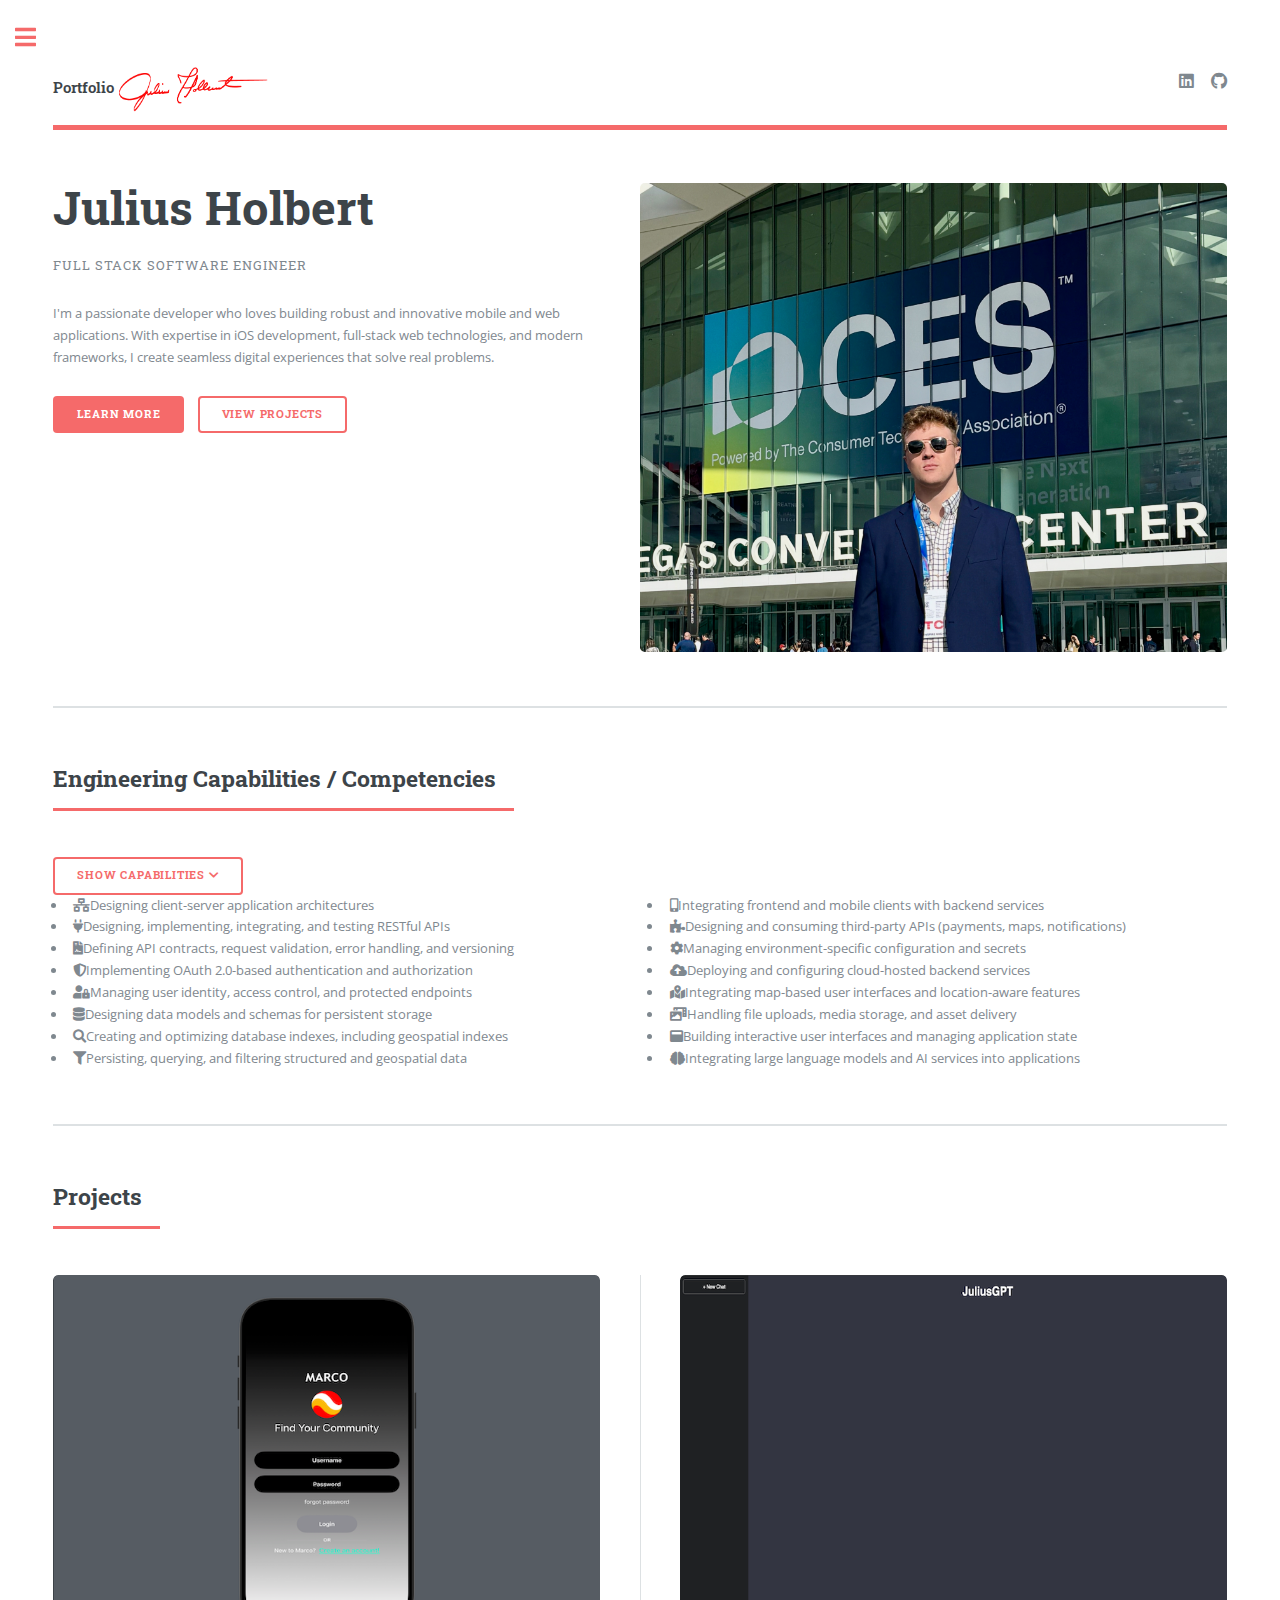
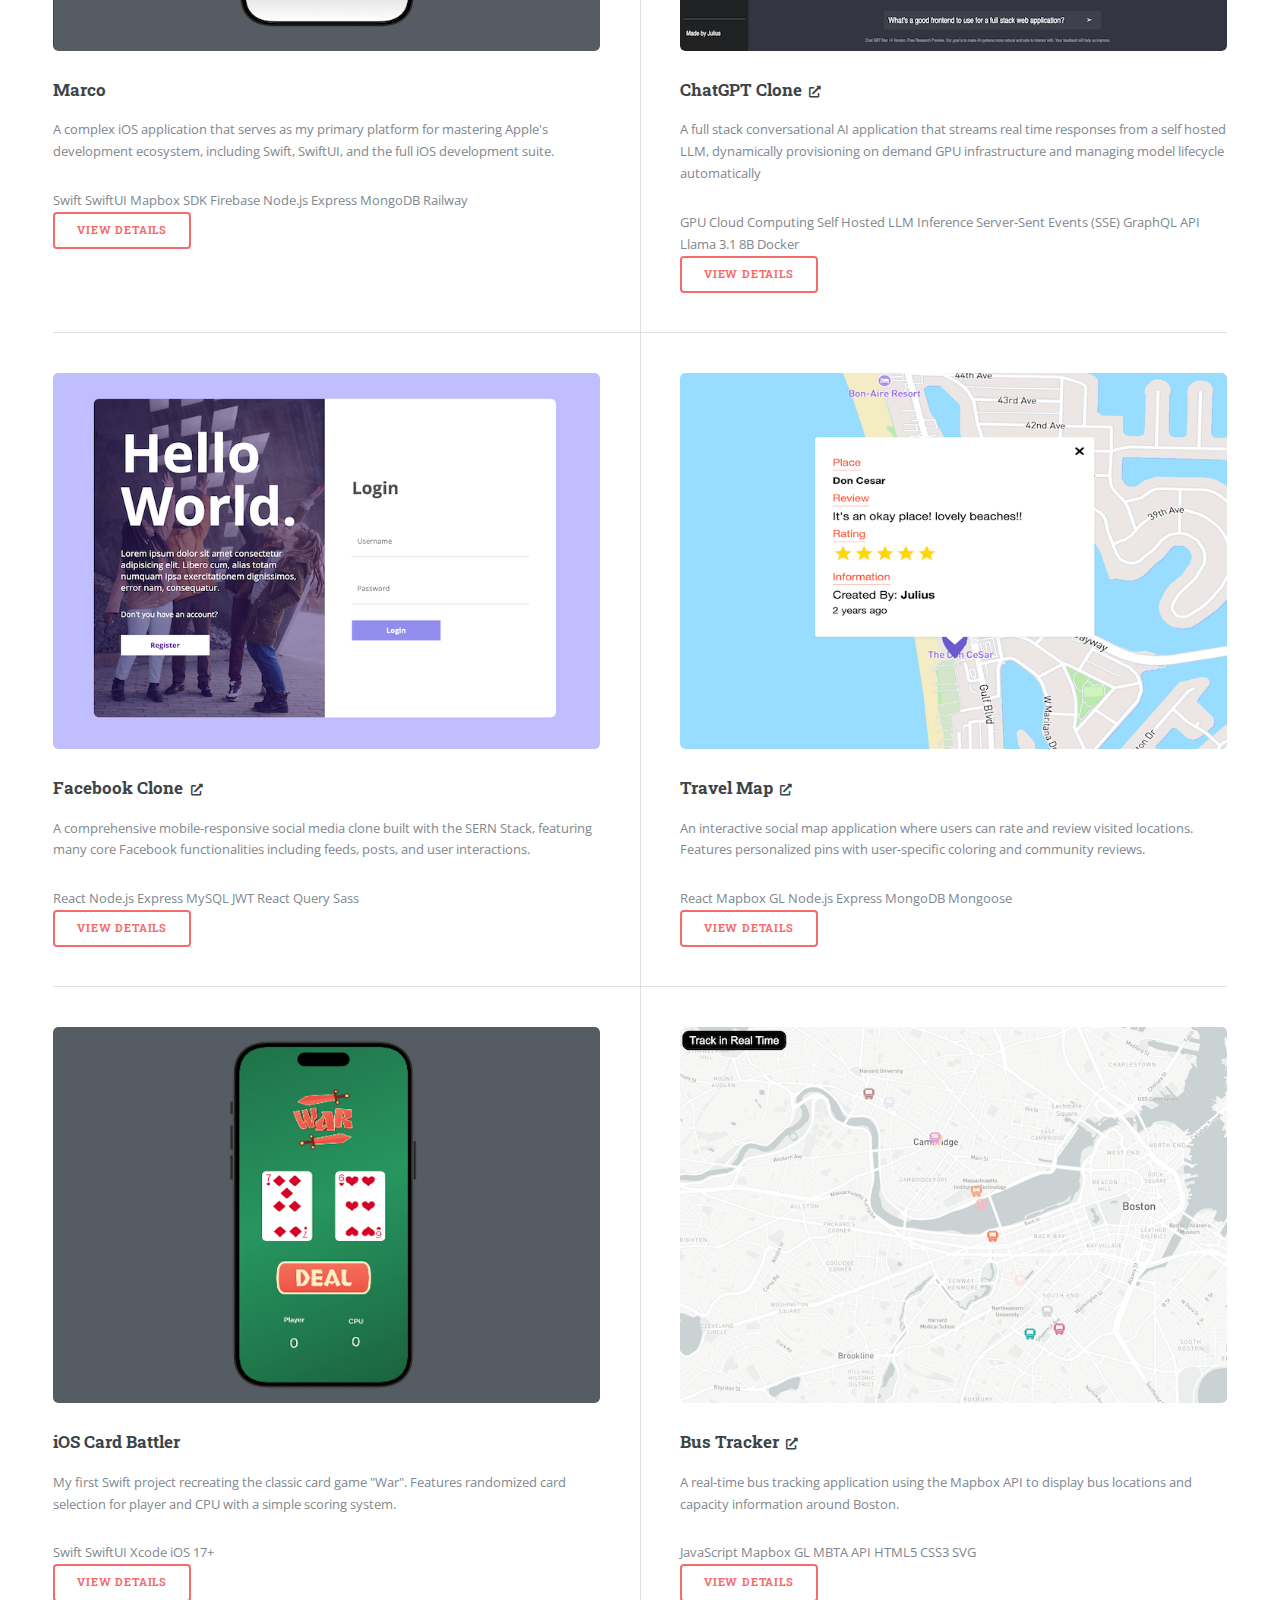
<file: index.html>
<!DOCTYPE HTML>
<html>
	<head>
		<title>Julius Holbert | Full Stack Developer</title>
		<meta charset="utf-8" />
		<meta name="viewport" content="width=device-width, initial-scale=1, user-scalable=no" />
		<meta name="description" content="Julius Holbert - Full Stack Software Engineer specializing in iOS development, web applications, and modern technologies." />
		<link rel="stylesheet" href="assets/css/main.css" />
	</head>
	<body class="is-preload">

		<!-- Wrapper -->
			<div id="wrapper">

				<!-- Main -->
					<div id="main">
						<div class="inner">

							<!-- Header -->
								<header id="header">
									<a href="index.html" class="logo"><strong>Portfolio</strong> <img class="signaturelogo" src="images/Logo.png" alt="Julius Holbert Logo"/> </a>
									<ul class="icons">
										<li><a href="https://www.linkedin.com/in/julius-holbert/" target="_blank" class="icon brands fa-linkedin"><span class="label">LinkedIn</span></a></li>
										<li><a href="https://github.com/JuliusHolbert" target="_blank" class="icon brands fa-github"><span class="label">Github</span></a></li>
									</ul>
								</header>

							<!-- Hero Section -->
								<section id="banner">
									<div class="content">
										<header>
											<h1>Julius Holbert</h1>
											<p>Full Stack Software Engineer</p>
										</header>
										<p>I'm a passionate developer who loves building robust and innovative mobile and web applications. With expertise in iOS development, full-stack web technologies, and modern frameworks, I create seamless digital experiences that solve real problems.</p>
										<ul class="actions">
											<li><a href="./about.html" class="button primary big">Learn More</a></li>
											<li><a href="#projects" class="button big">View Projects</a></li>
										</ul>
									</div>
									<span class="image object">
										<img class="ProfilePic" src="images/CoverProfile.jpeg" alt="Julius Holbert Profile Photo" />
									</span>
								</section>

							<!-- Capabilities Section -->
								<section id="capabilities">
									<header class="major">
										<h2>Engineering <span class="hide-mobile">Capabilities / </span>Competencies</h2>
									</header>
									<button class="capabilities-toggle" onclick="toggleCapabilities()">
										<span class="toggle-text">Show Capabilities</span>
										<i class="fas fa-chevron-down toggle-icon"></i>
									</button>
									<div class="capabilities-container">
										<div class="row capabilities-list">
											<div class="col-6 col-12-small">
												<ul>
													<li><i class="fas fa-network-wired"></i>Designing client-server application architectures</li>
													<li><i class="fas fa-plug"></i>Designing, implementing, integrating, and testing RESTful APIs</li>
													<li><i class="fas fa-file-contract"></i>Defining API contracts, request validation, error handling, and versioning</li>
													<li><i class="fas fa-shield-alt"></i>Implementing OAuth 2.0-based authentication and authorization</li>
													<li><i class="fas fa-user-lock"></i>Managing user identity, access control, and protected endpoints</li>
													<li><i class="fas fa-database"></i>Designing data models and schemas for persistent storage</li>
													<li><i class="fas fa-search"></i>Creating and optimizing database indexes, including geospatial indexes</li>
													<li><i class="fas fa-filter"></i>Persisting, querying, and filtering structured and geospatial data</li>
												</ul>
											</div>
											<div class="col-6 col-12-small">
												<ul>
													<li><i class="fas fa-mobile-alt"></i>Integrating frontend and mobile clients with backend services</li>
													<li><i class="fas fa-puzzle-piece"></i>Designing and consuming third-party APIs (payments, maps, notifications)</li>
													<li><i class="fas fa-cog"></i>Managing environment-specific configuration and secrets</li>
													<li><i class="fas fa-cloud-upload-alt"></i>Deploying and configuring cloud-hosted backend services</li>
													<li><i class="fas fa-map-marked-alt"></i>Integrating map-based user interfaces and location-aware features</li>
													<li><i class="fas fa-photo-video"></i>Handling file uploads, media storage, and asset delivery</li>
													<li><i class="fas fa-window-maximize"></i>Building interactive user interfaces and managing application state</li>
													<li><i class="fas fa-brain"></i>Integrating large language models and AI services into applications</li>
												</ul>
											</div>
										</div>
									</div>
								</section>

							<!-- Projects Section -->
								<section id="projects">
									<header class="major">
										<h2>Projects</h2>
									</header>
									<div class="posts">
										<article>
											<a href="./ProjectPages/Marco.html" class="image"><img src="images/Marco.png" alt="Marco iOS App" /></a>
											<h3>Marco</h3>
											<p>A complex iOS application that serves as my primary platform for mastering Apple's development ecosystem, including Swift, SwiftUI, and the full iOS development suite.</p>
											<div class="tech-tags">
												<span class="tech-tag">Swift</span>
												<span class="tech-tag">SwiftUI</span>
												<span class="tech-tag">Mapbox SDK</span>
												<span class="tech-tag">Firebase</span>
												<span class="tech-tag">Node.js</span>
												<span class="tech-tag">Express</span>
												<span class="tech-tag">MongoDB</span>
												<span class="tech-tag">Railway</span>
											</div>
											<ul class="actions">
												<li><a href="./ProjectPages/Marco.html" class="button">View Details</a></li>
											</ul>
										</article>
										<article>
											<a href="./ProjectPages/ChatGPT.html" class="image"><img src="images/chatgptClone.png" alt="ChatGPT Clone" /></a>
											<h3>ChatGPT Clone <a href="https://frontend-production-138d.up.railway.app/" target="_blank" class="icon solid fa-external-link-alt" style="font-size: 0.7em; margin-left: 0.3em;"></a></h3>
											<p>A full stack conversational AI application that streams real time responses from a self hosted LLM, dynamically provisioning on demand GPU infrastructure and managing model lifecycle automatically</p>
											<div class="tech-tags">
												<span class="tech-tag">GPU Cloud Computing</span>
												<span class="tech-tag">Self Hosted LLM Inference</span>
												<span class="tech-tag">Server-Sent Events (SSE)</span>
												<span class="tech-tag">GraphQL API</span>
												<span class="tech-tag">Llama 3.1 8B</span>
                        <span class="tech-tag">Docker</span>
											</div>
											<ul class="actions">
												<li><a href="./ProjectPages/ChatGPT.html" class="button">View Details</a></li>
											</ul>
										</article>
										<article>
											<a href="./ProjectPages/FacebookClone.html" class="image"><img src="images/facebookClone.png" alt="Facebook Clone" /></a>
											<h3>Facebook Clone <a href="https://client-production-ab97.up.railway.app/login" target="_blank" class="icon solid fa-external-link-alt" style="font-size: 0.7em; margin-left: 0.3em;"></a></h3>
											<p>A comprehensive mobile-responsive social media clone built with the SERN Stack, featuring many core Facebook functionalities including feeds, posts, and user interactions.</p>
											<div class="tech-tags">
												<span class="tech-tag">React</span>
												<span class="tech-tag">Node.js</span>
												<span class="tech-tag">Express</span>
												<span class="tech-tag">MySQL</span>
												<span class="tech-tag">JWT</span>
												<span class="tech-tag">React Query</span>
												<span class="tech-tag">Sass</span>
											</div>
											<ul class="actions">
												<li><a href="./ProjectPages/FacebookClone.html" class="button">View Details</a></li>
											</ul>
										</article>
										<article>
											<a href="./ProjectPages/TravelMap.html" class="image"><img src="images/travelMap.png" alt="Travel Map" /></a>
											<h3>Travel Map <a href="https://frontend-production-b746.up.railway.app/" target="_blank" class="icon solid fa-external-link-alt" style="font-size: 0.7em; margin-left: 0.3em;"></a></h3>
											<p>An interactive social map application where users can rate and review visited locations. Features personalized pins with user-specific coloring and community reviews.</p>
											<div class="tech-tags">
												<span class="tech-tag">React</span>
												<span class="tech-tag">Mapbox GL</span>
												<span class="tech-tag">Node.js</span>
												<span class="tech-tag">Express</span>
												<span class="tech-tag">MongoDB</span>
												<span class="tech-tag">Mongoose</span>
											</div>
											<ul class="actions">
												<li><a href="./ProjectPages/TravelMap.html" class="button">View Details</a></li>
											</ul>
										</article>
										<article>
											<a href="./ProjectPages/IOSCardWar.html" class="image"><img src="images/IOSCardWar.png" alt="iOS Card War Game" /></a>
											<h3>iOS Card Battler</h3>
											<p>My first Swift project recreating the classic card game "War". Features randomized card selection for player and CPU with a simple scoring system.</p>
											<div class="tech-tags">
												<span class="tech-tag">Swift</span>
												<span class="tech-tag">SwiftUI</span>
												<span class="tech-tag">Xcode</span>
												<span class="tech-tag">iOS 17+</span>
											</div>
											<ul class="actions">
												<li><a href="./ProjectPages/IOSCardWar.html" class="button">View Details</a></li>
											</ul>
										</article>
										<article>
											<a href="./ProjectPages/BusTracker.html" class="image"><img src="images/BusTracker.png" alt="Boston Bus Tracker" /></a>
											<h3>Bus Tracker <a href="https://juliusholbert.github.io/Real-Time-Bus-Tracker/" target="_blank" class="icon solid fa-external-link-alt" style="font-size: 0.7em; margin-left: 0.3em;"></a></h3>
											<p>A real-time bus tracking application using the Mapbox API to display bus locations and capacity information around Boston.</p>
											<div class="tech-tags">
												<span class="tech-tag">JavaScript</span>
												<span class="tech-tag">Mapbox GL</span>
												<span class="tech-tag">MBTA API</span>
												<span class="tech-tag">HTML5</span>
												<span class="tech-tag">CSS3</span>
												<span class="tech-tag">SVG</span>
											</div>
											<ul class="actions">
												<li><a href="./ProjectPages/BusTracker.html" class="button">View Details</a></li>
											</ul>
										</article>
									</div>
								</section>

						</div>
					</div>

				<!-- Sidebar -->
					<div id="sidebar" class="inactive">
						<div class="inner">

							<!-- Menu -->
								<nav id="menu">
									<header class="major">
										<h2>Menu</h2>
									</header>
									<ul>
										<li><a href="index.html">Homepage</a></li>
										<li><a href="about.html">About</a></li>
										<li>
											<span class="opener">Projects</span>
											<ul>
												<li><a href="ProjectPages/Marco.html">Marco</a></li>
												<li><a href="ProjectPages/FacebookClone.html">Facebook Clone</a></li>
												<li><a href="ProjectPages/ChatGPT.html">ChatGPT Clone</a></li>
												<li><a href="ProjectPages/TravelMap.html">Travel Map</a></li>
												<li><a href="ProjectPages/IOSCardWar.html">iOS Card War</a></li>
												<li><a href="ProjectPages/BusTracker.html">Bus Tracker</a></li>
											</ul>
										</li>
									</ul>
								</nav>

							<!-- Contact Info -->
								<section>
									<header class="major">
										<h2>Contact</h2>
									</header>
									<p>The best way to get in touch with me is to send me an email. Please include the reason you're reaching out in the subject line.</p>
									<ul class="contact">
										<li class="icon solid fa-envelope"><a href="mailto:juliuscholbert@gmail.com">juliuscholbert@gmail.com</a></li>
										<li class="icon solid fa-home">Largo, FL</li>
									</ul>
								</section>

							<!-- Footer -->
								<footer id="footer">
									<p class="copyright">Design: <a href="https://html5up.net">HTML5 UP</a>.</p>
								</footer>
						</div>
					</div>
			</div>

		<!-- Scripts -->
			<script src="assets/js/jquery.min.js"></script>
			<script src="assets/js/browser.min.js"></script>
			<script src="assets/js/breakpoints.min.js"></script>
			<script src="assets/js/util.js"></script>
			<script src="assets/js/main.js"></script>
			<script>
				// Sidebar and menu state management
				$(document).ready(function() {
					// Check if user previously opened the sidebar
					if (sessionStorage.getItem('sidebarOpen') === 'true') {
						$('#sidebar').removeClass('inactive');
					}

					// Check if user previously opened the Projects dropdown
					if (sessionStorage.getItem('projectsMenuOpen') === 'true') {
						$('#menu .opener').addClass('active');
					}

					// Track sidebar state when user toggles it
					$('#sidebar .toggle').on('click', function() {
						setTimeout(function() {
							var isOpen = !$('#sidebar').hasClass('inactive');
							sessionStorage.setItem('sidebarOpen', isOpen);
						}, 10);
					});

					// Track Projects dropdown state when user toggles it
					$('#menu .opener').on('click', function() {
						setTimeout(function() {
							var isOpen = $('#menu .opener').hasClass('active');
							sessionStorage.setItem('projectsMenuOpen', isOpen);
						}, 10);
					});
				});

				// Capabilities toggle for mobile
				function toggleCapabilities() {
					var toggle = document.querySelector('.capabilities-toggle');
					var container = document.querySelector('.capabilities-container');
					var toggleText = document.querySelector('.toggle-text');

					toggle.classList.toggle('active');
					container.classList.toggle('expanded');

					if (container.classList.contains('expanded')) {
						toggleText.textContent = 'Hide Capabilities';
					} else {
						toggleText.textContent = 'Show Capabilities';
					}
				}
			</script>

	</body>
</html>
</file>
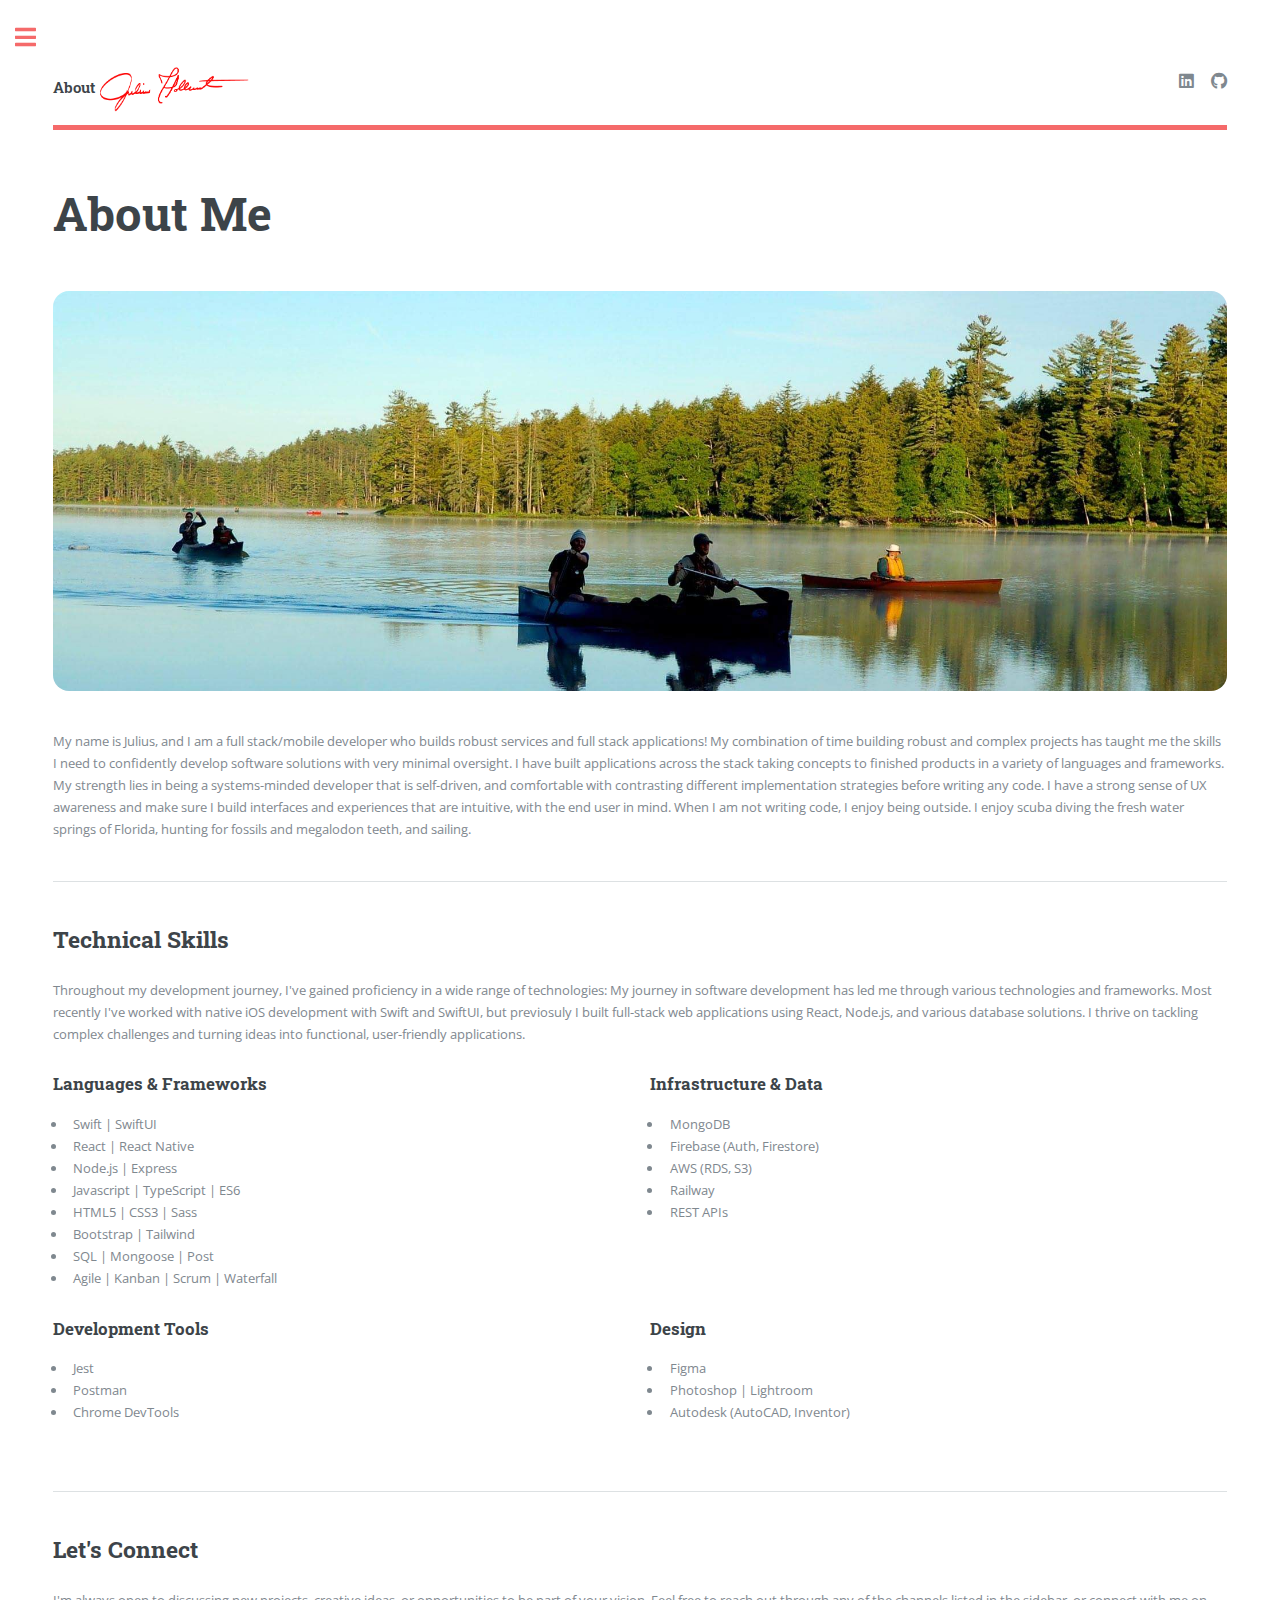
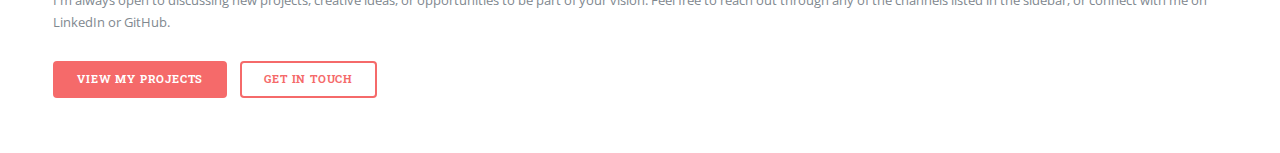
<file: about.html>
<!DOCTYPE HTML>
<html>
	<head>
		<title>About | Julius Holbert</title>
		<meta charset="utf-8" />
		<meta name="viewport" content="width=device-width, initial-scale=1, user-scalable=no" />
		<meta name="description" content="Learn more about Julius Holbert - Full Stack Software Engineer specializing in iOS and web development." />
		<link rel="stylesheet" href="./assets/css/main.css" />
	</head>
	<body class="is-preload">

		<!-- Wrapper -->
			<div id="wrapper">

				<!-- Main -->
					<div id="main">
						<div class="inner">

							<!-- Header -->
								<header id="header">
									<a href="index.html" class="logo"><strong>About</strong> <img class="signaturelogo" src="images/Logo.png" alt="Julius Holbert Logo"/> </a>
									<ul class="icons">
										<li><a href="https://www.linkedin.com/in/julius-holbert/" target="_blank" class="icon brands fa-linkedin"><span class="label">LinkedIn</span></a></li>
										<li><a href="https://github.com/JuliusHolbert" target="_blank" class="icon brands fa-github"><span class="label">Github</span></a></li>
									</ul>
								</header>

							<!-- Content -->
								<section>
									<header class="main">
										<h1>About Me</h1>
									</header>

									<span class="image main"><img src="images/WildernessGuide.jpg" alt="Julius Holbert" style="border-radius: 16px; max-height: 400px; object-fit: cover;" /></span>

									<p>My name is Julius, and I am a full stack/mobile developer who builds robust services and full stack applications! My combination of time building robust and complex projects has taught me the skills I need to confidently develop software solutions with very minimal oversight. I have built applications across the stack taking concepts to finished products in a variety of languages and frameworks. My strength lies in being a systems-minded developer that is self-driven, and comfortable with contrasting different implementation strategies before writing any code. I have a strong sense of UX awareness and make sure I build interfaces and experiences that are intuitive, with the end user in mind. When I am not writing code, I enjoy being outside. I enjoy scuba diving the fresh water springs of Florida, hunting for fossils and megalodon teeth, and sailing.</p>

									<hr class="major" />

									<h2>Technical Skills</h2>
									<p>Throughout my development journey, I've gained proficiency in a wide range of technologies: My journey in software development has led me through various technologies and frameworks. Most recently I've worked with native iOS development with Swift and SwiftUI, but previosuly I built full-stack web applications using React, Node.js, and various database solutions. I thrive on tackling complex challenges and turning ideas into functional, user-friendly applications.</p>

									<div class="row">
										<div class="col-6 col-12-small">
											<h3>Languages & Frameworks</h3>
											<ul>
												<li>Swift | SwiftUI</li>
												<li>React | React Native</li>
												<li>Node.js | Express</li>
                        <li>Javascript | TypeScript | ES6</li>
                        <li>HTML5 | CSS3 | Sass</li>
                        <li>Bootstrap | Tailwind</li>
                        <li>SQL | Mongoose | Post</li>
                        <li>Agile | Kanban | Scrum | Waterfall</li>

											</ul>
										</div>
										<div class="col-6 col-12-small">
											<h3>Infrastructure & Data</h3>
											<ul>
												<li>MongoDB</li>
												<li>Firebase (Auth, Firestore)</li>
												<li>AWS (RDS, S3)</li>
												<li>Railway</li>
												<li>REST APIs</li>
											</ul>
										</div>
										<div class="col-6 col-12-small">
											<h3>Development Tools</h3>
											<ul>
												<li>Jest</li>
												<li>Postman</li>
                        <li>Chrome DevTools</li>
											</ul>
										</div>
										<div class="col-6 col-12-small">
											<h3>Design</h3>
											<ul>
												<li>Figma</li>
												<li>Photoshop | Lightroom</li>
												<li>Autodesk (AutoCAD, Inventor)</li>
											</ul>
										</div>
									</div>

									<hr class="major" />

									<!-- Featured Section
									<section id="featured" class="featured-section">
										<span class="image object">
											<img src="images/SectionImage.png" alt="Featured Image" />
										</span>
										<div class="content">
											<header>
												<h2>Sample Header</h2>
												<p>A Brief Description</p>
											</header>
											<p>This is a short text description that sits alongside the image. You can replace this placeholder content with whatever message you'd like to convey to your visitors.</p>
										</div>
									</section>

									<hr class="major" />

									<h2>My Approach</h2>
									<p>I believe in writing clean, maintainable code and following best practices in software development. Whether I'm building a complex iOS application or a full-stack web platform, I focus on creating intuitive user experiences backed by solid architecture.</p>

									<p>I'm constantly learning and staying up-to-date with the latest technologies and industry trends. When I'm not coding, I enjoy exploring new frameworks, contributing to open-source projects, and sharing knowledge with the developer community.</p>

									<hr class="major" /> -->

									<h2>Let's Connect</h2>
									<p>I'm always open to discussing new projects, creative ideas, or opportunities to be part of your vision. Feel free to reach out through any of the channels listed in the sidebar, or connect with me on LinkedIn or GitHub.</p>

									<ul class="actions">
										<li><a href="index.html#projects" class="button primary">View My Projects</a></li>
										<li><a href="mailto:juliusholbert@gmail.com" class="button">Get In Touch</a></li>
									</ul>

								</section>

						</div>
					</div>

				<!-- Sidebar -->
					<div id="sidebar" class="inactive">
						<div class="inner">

							<!-- Menu -->
								<nav id="menu">
									<header class="major">
										<h2>Menu</h2>
									</header>
									<ul>
										<li><a href="index.html">Homepage</a></li>
										<li><a href="about.html">About</a></li>
										<li>
											<span class="opener">Projects</span>
											<ul>
												<li><a href="ProjectPages/Marco.html">Marco</a></li>
												<li><a href="ProjectPages/FacebookClone.html">Facebook Clone</a></li>
												<li><a href="ProjectPages/ChatGPT.html">ChatGPT Clone</a></li>
												<li><a href="ProjectPages/TravelMap.html">Travel Map</a></li>
												<li><a href="ProjectPages/IOSCardWar.html">iOS Card War</a></li>
												<li><a href="ProjectPages/BusTracker.html">Bus Tracker</a></li>
											</ul>
										</li>
									</ul>
								</nav>

							<!-- Contact Info -->
								<section>
									<header class="major">
										<h2>Contact</h2>
									</header>
									<p>The best way to get in touch with me is to send me an email. Please include the reason you're reaching out in the subject line.</p>
									<ul class="contact">
										<li class="icon solid fa-envelope"><a href="mailto:juliusholbert@gmail.com">juliusholbert@gmail.com</a></li>
										<li class="icon solid fa-home">Largo, FL</li>
									</ul>
								</section>

							<!-- Footer -->
								<footer id="footer">
									<p class="copyright">Design: <a href="https://html5up.net">HTML5 UP</a>.</p>
								</footer>

						</div>
					</div>

			</div>

		<!-- Scripts -->
			<script src="assets/js/jquery.min.js"></script>
			<script src="assets/js/browser.min.js"></script>
			<script src="assets/js/breakpoints.min.js"></script>
			<script src="assets/js/util.js"></script>
			<script src="assets/js/main.js"></script>
			<script>
				// Sidebar and menu state management
				$(document).ready(function() {
					if (sessionStorage.getItem('sidebarOpen') === 'true') {
						$('#sidebar').removeClass('inactive');
					}
					if (sessionStorage.getItem('projectsMenuOpen') === 'true') {
						$('#menu .opener').addClass('active');
					}
					$('#sidebar .toggle').on('click', function() {
						setTimeout(function() {
							var isOpen = !$('#sidebar').hasClass('inactive');
							sessionStorage.setItem('sidebarOpen', isOpen);
						}, 10);
					});
					$('#menu .opener').on('click', function() {
						setTimeout(function() {
							var isOpen = $('#menu .opener').hasClass('active');
							sessionStorage.setItem('projectsMenuOpen', isOpen);
						}, 10);
					});
				});
			</script>

	</body>
</html>
</file>
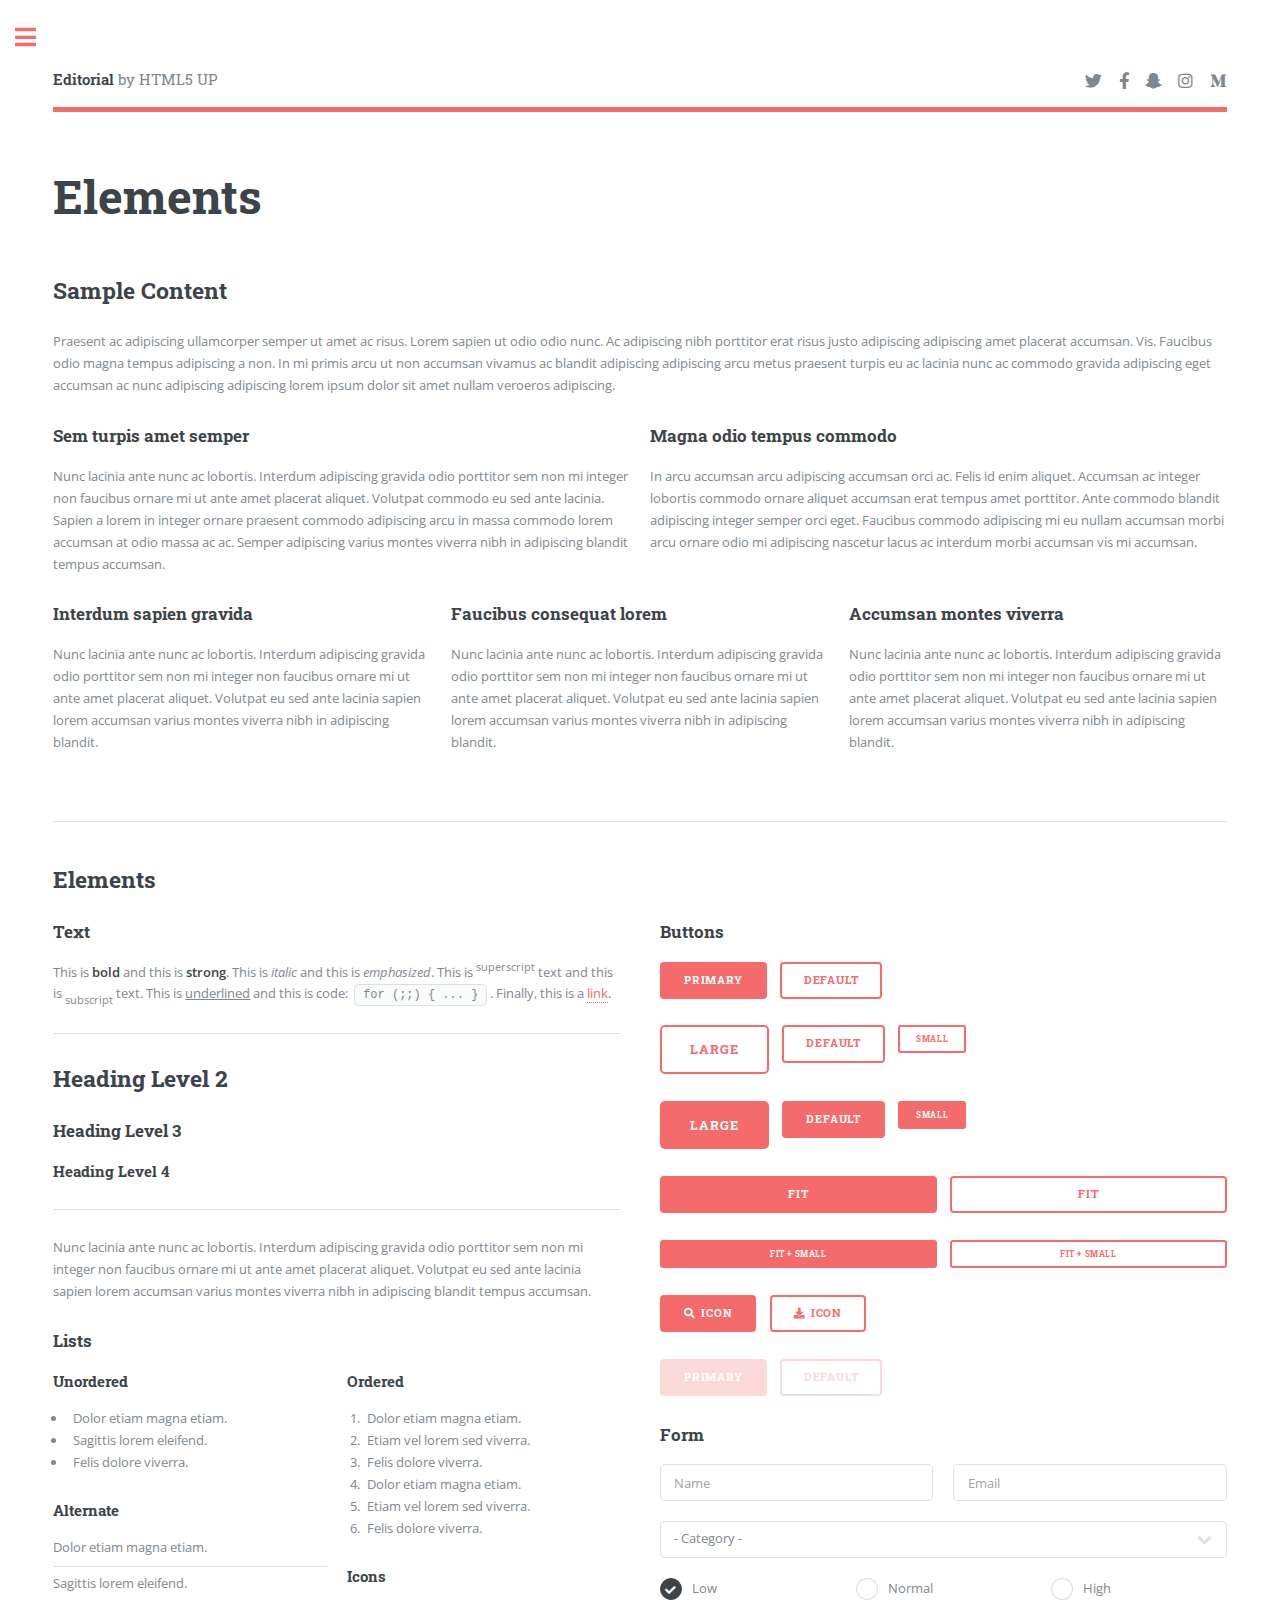
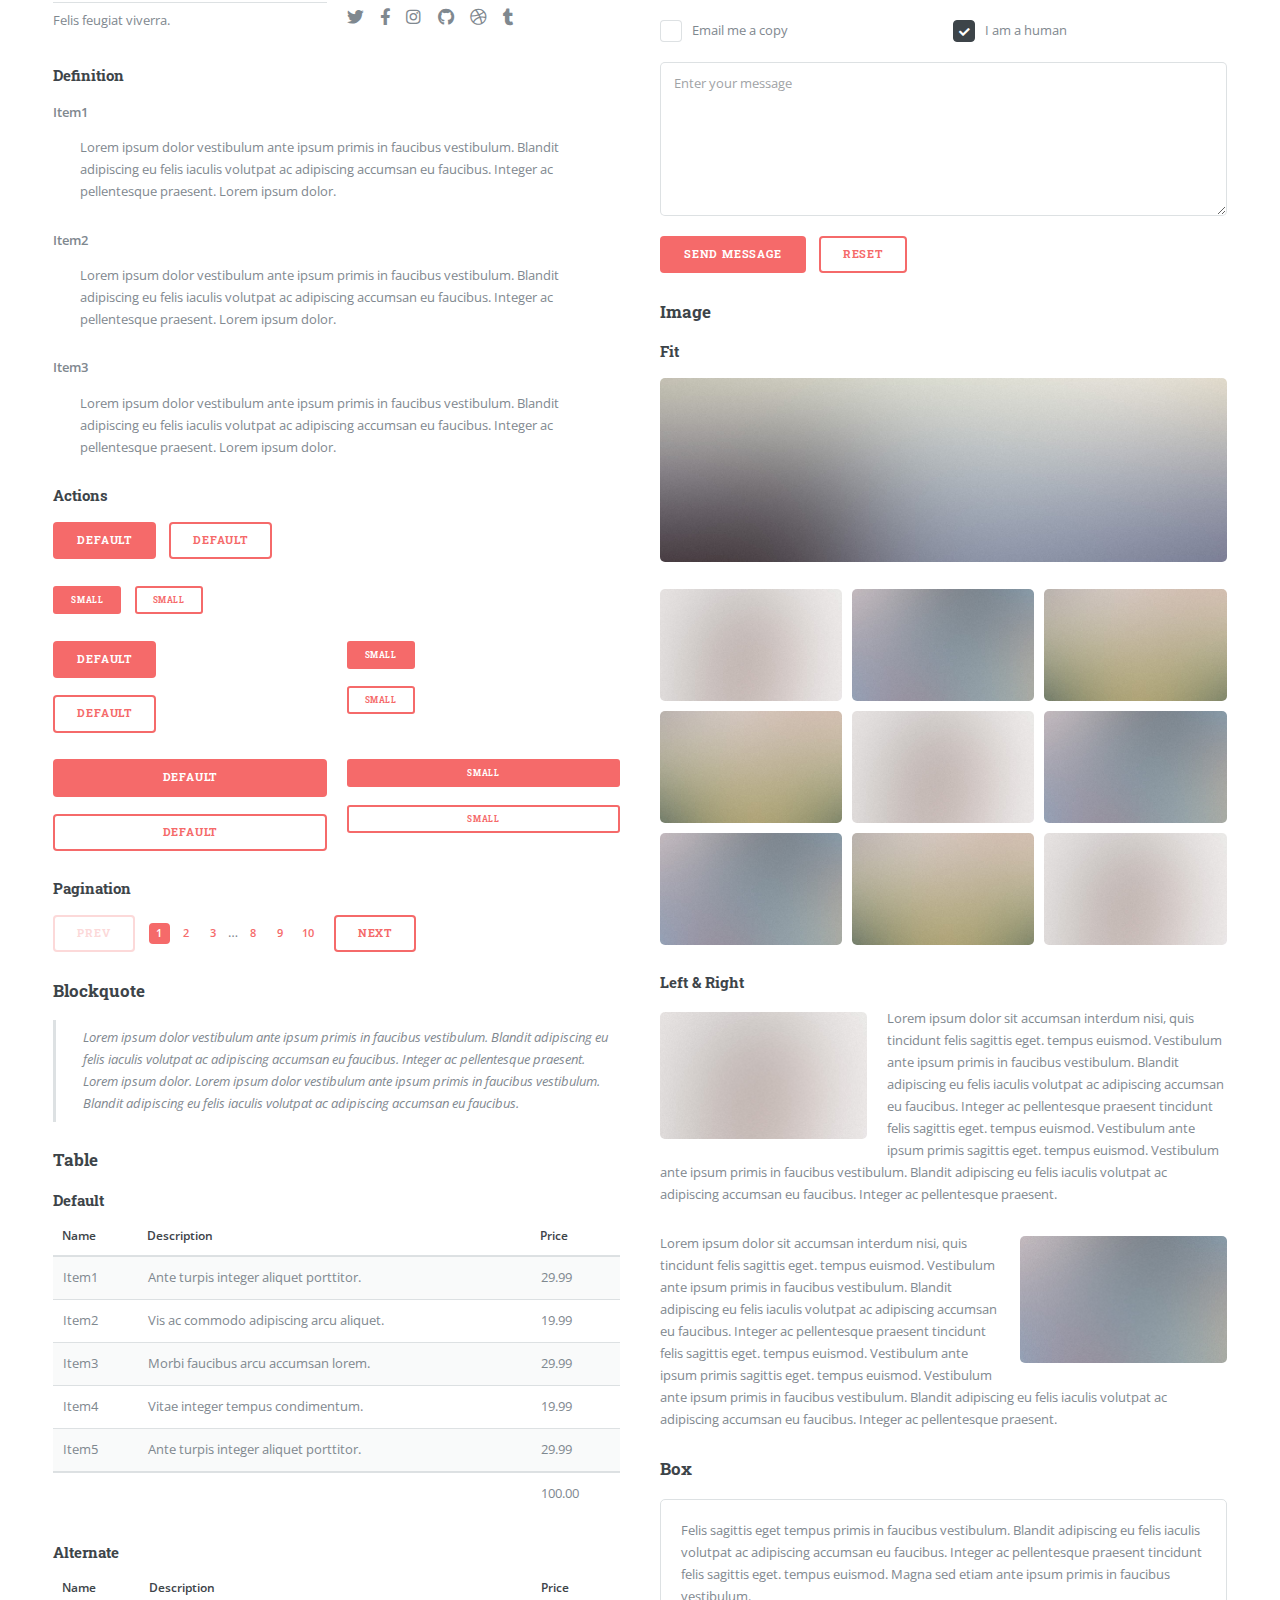
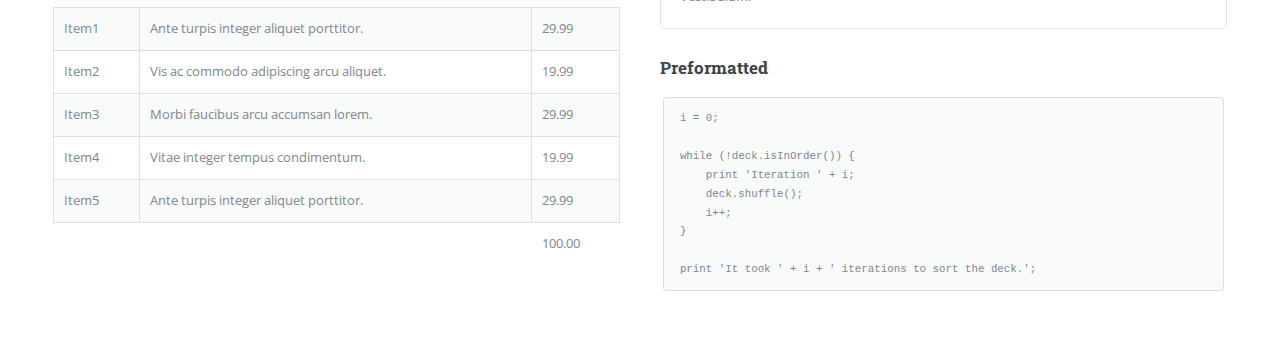
<file: elements.html>
<!DOCTYPE HTML>
<!--
	Editorial by HTML5 UP
	html5up.net | @ajlkn
	Free for personal and commercial use under the CCA 3.0 license (html5up.net/license)
-->
<html>
	<head>
		<title>Elements - Editorial by HTML5 UP</title>
		<meta charset="utf-8" />
		<meta name="viewport" content="width=device-width, initial-scale=1, user-scalable=no" />
		<link rel="stylesheet" href="assets/css/main.css" />
	</head>
	<body class="is-preload">

		<!-- Wrapper -->
			<div id="wrapper">

				<!-- Main -->
					<div id="main">
						<div class="inner">

							<!-- Header -->
								<header id="header">
									<a href="index.html" class="logo"><strong>Editorial</strong> by HTML5 UP</a>
									<ul class="icons">
										<li><a href="#" class="icon brands fa-twitter"><span class="label">Twitter</span></a></li>
										<li><a href="#" class="icon brands fa-facebook-f"><span class="label">Facebook</span></a></li>
										<li><a href="#" class="icon brands fa-snapchat-ghost"><span class="label">Snapchat</span></a></li>
										<li><a href="#" class="icon brands fa-instagram"><span class="label">Instagram</span></a></li>
										<li><a href="#" class="icon brands fa-medium-m"><span class="label">Medium</span></a></li>
									</ul>
								</header>

							<!-- Content -->
								<section>
									<header class="main">
										<h1>Elements</h1>
									</header>

									<!-- Content -->
										<h2 id="content">Sample Content</h2>
										<p>Praesent ac adipiscing ullamcorper semper ut amet ac risus. Lorem sapien ut odio odio nunc. Ac adipiscing nibh porttitor erat risus justo adipiscing adipiscing amet placerat accumsan. Vis. Faucibus odio magna tempus adipiscing a non. In mi primis arcu ut non accumsan vivamus ac blandit adipiscing adipiscing arcu metus praesent turpis eu ac lacinia nunc ac commodo gravida adipiscing eget accumsan ac nunc adipiscing adipiscing lorem ipsum dolor sit amet nullam veroeros adipiscing.</p>
										<div class="row">
											<div class="col-6 col-12-small">
												<h3>Sem turpis amet semper</h3>
												<p>Nunc lacinia ante nunc ac lobortis. Interdum adipiscing gravida odio porttitor sem non mi integer non faucibus ornare mi ut ante amet placerat aliquet. Volutpat commodo eu sed ante lacinia. Sapien a lorem in integer ornare praesent commodo adipiscing arcu in massa commodo lorem accumsan at odio massa ac ac. Semper adipiscing varius montes viverra nibh in adipiscing blandit tempus accumsan.</p>
											</div>
											<div class="col-6 col-12-small">
												<h3>Magna odio tempus commodo</h3>
												<p>In arcu accumsan arcu adipiscing accumsan orci ac. Felis id enim aliquet. Accumsan ac integer lobortis commodo ornare aliquet accumsan erat tempus amet porttitor. Ante commodo blandit adipiscing integer semper orci eget. Faucibus commodo adipiscing mi eu nullam accumsan morbi arcu ornare odio mi adipiscing nascetur lacus ac interdum morbi accumsan vis mi accumsan.</p>
											</div>
											<!-- Break -->
											<div class="col-4 col-12-medium">
												<h3>Interdum sapien gravida</h3>
												<p>Nunc lacinia ante nunc ac lobortis. Interdum adipiscing gravida odio porttitor sem non mi integer non faucibus ornare mi ut ante amet placerat aliquet. Volutpat eu sed ante lacinia sapien lorem accumsan varius montes viverra nibh in adipiscing blandit.</p>
											</div>
											<div class="col-4 col-12-medium">
												<h3>Faucibus consequat lorem</h3>
												<p>Nunc lacinia ante nunc ac lobortis. Interdum adipiscing gravida odio porttitor sem non mi integer non faucibus ornare mi ut ante amet placerat aliquet. Volutpat eu sed ante lacinia sapien lorem accumsan varius montes viverra nibh in adipiscing blandit.</p>
											</div>
											<div class="col-4 col-12-medium">
												<h3>Accumsan montes viverra</h3>
												<p>Nunc lacinia ante nunc ac lobortis. Interdum adipiscing gravida odio porttitor sem non mi integer non faucibus ornare mi ut ante amet placerat aliquet. Volutpat eu sed ante lacinia sapien lorem accumsan varius montes viverra nibh in adipiscing blandit.</p>
											</div>
										</div>

									<hr class="major" />

									<!-- Elements -->
										<h2 id="elements">Elements</h2>
										<div class="row gtr-200">
											<div class="col-6 col-12-medium">

												<!-- Text stuff -->
													<h3>Text</h3>
													<p>This is <b>bold</b> and this is <strong>strong</strong>. This is <i>italic</i> and this is <em>emphasized</em>.
													This is <sup>superscript</sup> text and this is <sub>subscript</sub> text.
													This is <u>underlined</u> and this is code: <code>for (;;) { ... }</code>.
													Finally, this is a <a href="#">link</a>.</p>
													<hr />
													<h2>Heading Level 2</h2>
													<h3>Heading Level 3</h3>
													<h4>Heading Level 4</h4>
													<hr />
													<p>Nunc lacinia ante nunc ac lobortis. Interdum adipiscing gravida odio porttitor sem non mi integer non faucibus ornare mi ut ante amet placerat aliquet. Volutpat eu sed ante lacinia sapien lorem accumsan varius montes viverra nibh in adipiscing blandit tempus accumsan.</p>

												<!-- Lists -->
													<h3>Lists</h3>
													<div class="row">
														<div class="col-6 col-12-small">

															<h4>Unordered</h4>
															<ul>
																<li>Dolor etiam magna etiam.</li>
																<li>Sagittis lorem eleifend.</li>
																<li>Felis dolore viverra.</li>
															</ul>

															<h4>Alternate</h4>
															<ul class="alt">
																<li>Dolor etiam magna etiam.</li>
																<li>Sagittis lorem eleifend.</li>
																<li>Felis feugiat viverra.</li>
															</ul>

														</div>
														<div class="col-6 col-12-small">

															<h4>Ordered</h4>
															<ol>
																<li>Dolor etiam magna etiam.</li>
																<li>Etiam vel lorem sed viverra.</li>
																<li>Felis dolore viverra.</li>
																<li>Dolor etiam magna etiam.</li>
																<li>Etiam vel lorem sed viverra.</li>
																<li>Felis dolore viverra.</li>
															</ol>

															<h4>Icons</h4>
															<ul class="icons">
																<li><a href="#" class="icon brands fa-twitter"><span class="label">Twitter</span></a></li>
																<li><a href="#" class="icon brands fa-facebook-f"><span class="label">Facebook</span></a></li>
																<li><a href="#" class="icon brands fa-instagram"><span class="label">Instagram</span></a></li>
																<li><a href="#" class="icon brands fa-github"><span class="label">Github</span></a></li>
																<li><a href="#" class="icon brands fa-dribbble"><span class="label">Dribbble</span></a></li>
																<li><a href="#" class="icon brands fa-tumblr"><span class="label">Tumblr</span></a></li>
															</ul>

														</div>
													</div>
													<h4>Definition</h4>
													<dl>
														<dt>Item1</dt>
														<dd>
															<p>Lorem ipsum dolor vestibulum ante ipsum primis in faucibus vestibulum. Blandit adipiscing eu felis iaculis volutpat ac adipiscing accumsan eu faucibus. Integer ac pellentesque praesent. Lorem ipsum dolor.</p>
														</dd>
														<dt>Item2</dt>
														<dd>
															<p>Lorem ipsum dolor vestibulum ante ipsum primis in faucibus vestibulum. Blandit adipiscing eu felis iaculis volutpat ac adipiscing accumsan eu faucibus. Integer ac pellentesque praesent. Lorem ipsum dolor.</p>
														</dd>
														<dt>Item3</dt>
														<dd>
															<p>Lorem ipsum dolor vestibulum ante ipsum primis in faucibus vestibulum. Blandit adipiscing eu felis iaculis volutpat ac adipiscing accumsan eu faucibus. Integer ac pellentesque praesent. Lorem ipsum dolor.</p>
														</dd>
													</dl>

													<h4>Actions</h4>
													<ul class="actions">
														<li><a href="#" class="button primary">Default</a></li>
														<li><a href="#" class="button">Default</a></li>
													</ul>
													<ul class="actions small">
														<li><a href="#" class="button primary small">Small</a></li>
														<li><a href="#" class="button small">Small</a></li>
													</ul>
													<div class="row">
														<div class="col-6 col-12-small">
															<ul class="actions stacked">
																<li><a href="#" class="button primary">Default</a></li>
																<li><a href="#" class="button">Default</a></li>
															</ul>
														</div>
														<div class="col-6 col-12-small">
															<ul class="actions stacked">
																<li><a href="#" class="button primary small">Small</a></li>
																<li><a href="#" class="button small">Small</a></li>
															</ul>
														</div>
														<div class="col-6 col-12-small">
															<ul class="actions stacked">
																<li><a href="#" class="button primary fit">Default</a></li>
																<li><a href="#" class="button fit">Default</a></li>
															</ul>
														</div>
														<div class="col-6 col-12-small">
															<ul class="actions stacked">
																<li><a href="#" class="button primary small fit">Small</a></li>
																<li><a href="#" class="button small fit">Small</a></li>
															</ul>
														</div>
													</div>

													<h4>Pagination</h4>
													<ul class="pagination">
														<li><span class="button disabled">Prev</span></li>
														<li><a href="#" class="page active">1</a></li>
														<li><a href="#" class="page">2</a></li>
														<li><a href="#" class="page">3</a></li>
														<li><span>&hellip;</span></li>
														<li><a href="#" class="page">8</a></li>
														<li><a href="#" class="page">9</a></li>
														<li><a href="#" class="page">10</a></li>
														<li><a href="#" class="button">Next</a></li>
													</ul>

												<!-- Blockquote -->
													<h3>Blockquote</h3>
													<blockquote>Lorem ipsum dolor vestibulum ante ipsum primis in faucibus vestibulum. Blandit adipiscing eu felis iaculis volutpat ac adipiscing accumsan eu faucibus. Integer ac pellentesque praesent. Lorem ipsum dolor. Lorem ipsum dolor vestibulum ante ipsum primis in faucibus vestibulum. Blandit adipiscing eu felis iaculis volutpat ac adipiscing accumsan eu faucibus.</blockquote>

												<!-- Table -->
													<h3>Table</h3>

													<h4>Default</h4>
													<div class="table-wrapper">
														<table>
															<thead>
																<tr>
																	<th>Name</th>
																	<th>Description</th>
																	<th>Price</th>
																</tr>
															</thead>
															<tbody>
																<tr>
																	<td>Item1</td>
																	<td>Ante turpis integer aliquet porttitor.</td>
																	<td>29.99</td>
																</tr>
																<tr>
																	<td>Item2</td>
																	<td>Vis ac commodo adipiscing arcu aliquet.</td>
																	<td>19.99</td>
																</tr>
																<tr>
																	<td>Item3</td>
																	<td> Morbi faucibus arcu accumsan lorem.</td>
																	<td>29.99</td>
																</tr>
																<tr>
																	<td>Item4</td>
																	<td>Vitae integer tempus condimentum.</td>
																	<td>19.99</td>
																</tr>
																<tr>
																	<td>Item5</td>
																	<td>Ante turpis integer aliquet porttitor.</td>
																	<td>29.99</td>
																</tr>
															</tbody>
															<tfoot>
																<tr>
																	<td colspan="2"></td>
																	<td>100.00</td>
																</tr>
															</tfoot>
														</table>
													</div>

													<h4>Alternate</h4>
													<div class="table-wrapper">
														<table class="alt">
															<thead>
																<tr>
																	<th>Name</th>
																	<th>Description</th>
																	<th>Price</th>
																</tr>
															</thead>
															<tbody>
																<tr>
																	<td>Item1</td>
																	<td>Ante turpis integer aliquet porttitor.</td>
																	<td>29.99</td>
																</tr>
																<tr>
																	<td>Item2</td>
																	<td>Vis ac commodo adipiscing arcu aliquet.</td>
																	<td>19.99</td>
																</tr>
																<tr>
																	<td>Item3</td>
																	<td> Morbi faucibus arcu accumsan lorem.</td>
																	<td>29.99</td>
																</tr>
																<tr>
																	<td>Item4</td>
																	<td>Vitae integer tempus condimentum.</td>
																	<td>19.99</td>
																</tr>
																<tr>
																	<td>Item5</td>
																	<td>Ante turpis integer aliquet porttitor.</td>
																	<td>29.99</td>
																</tr>
															</tbody>
															<tfoot>
																<tr>
																	<td colspan="2"></td>
																	<td>100.00</td>
																</tr>
															</tfoot>
														</table>
													</div>

											</div>
											<div class="col-6 col-12-medium">

												<!-- Buttons -->
													<h3>Buttons</h3>
													<ul class="actions">
														<li><a href="#" class="button primary">Primary</a></li>
														<li><a href="#" class="button">Default</a></li>
													</ul>
													<ul class="actions">
														<li><a href="#" class="button large">Large</a></li>
														<li><a href="#" class="button">Default</a></li>
														<li><a href="#" class="button small">Small</a></li>
													</ul>
													<ul class="actions">
														<li><a href="#" class="button primary large">Large</a></li>
														<li><a href="#" class="button primary">Default</a></li>
														<li><a href="#" class="button primary small">Small</a></li>
													</ul>
													<ul class="actions fit">
														<li><a href="#" class="button primary fit">Fit</a></li>
														<li><a href="#" class="button fit">Fit</a></li>
													</ul>
													<ul class="actions fit small">
														<li><a href="#" class="button primary fit small">Fit + Small</a></li>
														<li><a href="#" class="button fit small">Fit + Small</a></li>
													</ul>
													<ul class="actions">
														<li><a href="#" class="button primary icon solid fa-search">Icon</a></li>
														<li><a href="#" class="button icon solid fa-download">Icon</a></li>
													</ul>
													<ul class="actions">
														<li><span class="button primary disabled">Primary</span></li>
														<li><span class="button disabled">Default</span></li>
													</ul>

												<!-- Form -->
													<h3>Form</h3>

													<form method="post" action="#">
														<div class="row gtr-uniform">
															<div class="col-6 col-12-xsmall">
																<input type="text" name="demo-name" id="demo-name" value="" placeholder="Name" />
															</div>
															<div class="col-6 col-12-xsmall">
																<input type="email" name="demo-email" id="demo-email" value="" placeholder="Email" />
															</div>
															<!-- Break -->
															<div class="col-12">
																<select name="demo-category" id="demo-category">
																	<option value="">- Category -</option>
																	<option value="1">Manufacturing</option>
																	<option value="1">Shipping</option>
																	<option value="1">Administration</option>
																	<option value="1">Human Resources</option>
																</select>
															</div>
															<!-- Break -->
															<div class="col-4 col-12-small">
																<input type="radio" id="demo-priority-low" name="demo-priority" checked>
																<label for="demo-priority-low">Low</label>
															</div>
															<div class="col-4 col-12-small">
																<input type="radio" id="demo-priority-normal" name="demo-priority">
																<label for="demo-priority-normal">Normal</label>
															</div>
															<div class="col-4 col-12-small">
																<input type="radio" id="demo-priority-high" name="demo-priority">
																<label for="demo-priority-high">High</label>
															</div>
															<!-- Break -->
															<div class="col-6 col-12-small">
																<input type="checkbox" id="demo-copy" name="demo-copy">
																<label for="demo-copy">Email me a copy</label>
															</div>
															<div class="col-6 col-12-small">
																<input type="checkbox" id="demo-human" name="demo-human" checked>
																<label for="demo-human">I am a human</label>
															</div>
															<!-- Break -->
															<div class="col-12">
																<textarea name="demo-message" id="demo-message" placeholder="Enter your message" rows="6"></textarea>
															</div>
															<!-- Break -->
															<div class="col-12">
																<ul class="actions">
																	<li><input type="submit" value="Send Message" class="primary" /></li>
																	<li><input type="reset" value="Reset" /></li>
																</ul>
															</div>
														</div>
													</form>

												<!-- Image -->
													<h3>Image</h3>

													<h4>Fit</h4>
													<span class="image fit"><img src="images/pic11.jpg" alt="" /></span>
													<div class="box alt">
														<div class="row gtr-50 gtr-uniform">
															<div class="col-4"><span class="image fit"><img src="images/pic01.jpg" alt="" /></span></div>
															<div class="col-4"><span class="image fit"><img src="images/pic02.jpg" alt="" /></span></div>
															<div class="col-4"><span class="image fit"><img src="images/pic03.jpg" alt="" /></span></div>
															<!-- Break -->
															<div class="col-4"><span class="image fit"><img src="images/pic03.jpg" alt="" /></span></div>
															<div class="col-4"><span class="image fit"><img src="images/pic01.jpg" alt="" /></span></div>
															<div class="col-4"><span class="image fit"><img src="images/pic02.jpg" alt="" /></span></div>
															<!-- Break -->
															<div class="col-4"><span class="image fit"><img src="images/pic02.jpg" alt="" /></span></div>
															<div class="col-4"><span class="image fit"><img src="images/pic03.jpg" alt="" /></span></div>
															<div class="col-4"><span class="image fit"><img src="images/pic01.jpg" alt="" /></span></div>
														</div>
													</div>

													<h4>Left &amp; Right</h4>
													<p><span class="image left"><img src="images/pic01.jpg" alt="" /></span>Lorem ipsum dolor sit accumsan interdum nisi, quis tincidunt felis sagittis eget. tempus euismod. Vestibulum ante ipsum primis in faucibus vestibulum. Blandit adipiscing eu felis iaculis volutpat ac adipiscing accumsan eu faucibus. Integer ac pellentesque praesent tincidunt felis sagittis eget. tempus euismod. Vestibulum ante ipsum primis sagittis eget. tempus euismod. Vestibulum ante ipsum primis in faucibus vestibulum. Blandit adipiscing eu felis iaculis volutpat ac adipiscing accumsan eu faucibus. Integer ac pellentesque praesent.</p>
													<p><span class="image right"><img src="images/pic02.jpg" alt="" /></span>Lorem ipsum dolor sit accumsan interdum nisi, quis tincidunt felis sagittis eget. tempus euismod. Vestibulum ante ipsum primis in faucibus vestibulum. Blandit adipiscing eu felis iaculis volutpat ac adipiscing accumsan eu faucibus. Integer ac pellentesque praesent tincidunt felis sagittis eget. tempus euismod. Vestibulum ante ipsum primis sagittis eget. tempus euismod. Vestibulum ante ipsum primis in faucibus vestibulum. Blandit adipiscing eu felis iaculis volutpat ac adipiscing accumsan eu faucibus. Integer ac pellentesque praesent.</p>

												<!-- Box -->
													<h3>Box</h3>
													<div class="box">
														<p>Felis sagittis eget tempus primis in faucibus vestibulum. Blandit adipiscing eu felis iaculis volutpat ac adipiscing accumsan eu faucibus. Integer ac pellentesque praesent tincidunt felis sagittis eget. tempus euismod. Magna sed etiam ante ipsum primis in faucibus vestibulum.</p>
													</div>

												<!-- Preformatted Code -->
													<h3>Preformatted</h3>
													<pre><code>i = 0;

while (!deck.isInOrder()) {
    print 'Iteration ' + i;
    deck.shuffle();
    i++;
}

print 'It took ' + i + ' iterations to sort the deck.';
</code></pre>

											</div>
										</div>

								</section>

						</div>
					</div>

				<!-- Sidebar -->
					<div id="sidebar">
						<div class="inner">

							<!-- Search -->
								<section id="search" class="alt">
									<form method="post" action="#">
										<input type="text" name="query" id="query" placeholder="Search" />
									</form>
								</section>

							<!-- Menu -->
								<nav id="menu">
									<header class="major">
										<h2>Menu</h2>
									</header>
									<ul>
										<li><a href="index.html">Homepage</a></li>
										<li><a href="generic.html">Generic</a></li>
										<li><a href="elements.html">Elements</a></li>
										<li>
											<span class="opener">Submenu</span>
											<ul>
												<li><a href="#">Lorem Dolor</a></li>
												<li><a href="#">Ipsum Adipiscing</a></li>
												<li><a href="#">Tempus Magna</a></li>
												<li><a href="#">Feugiat Veroeros</a></li>
											</ul>
										</li>
										<li><a href="#">Etiam Dolore</a></li>
										<li><a href="#">Adipiscing</a></li>
										<li>
											<span class="opener">Another Submenu</span>
											<ul>
												<li><a href="#">Lorem Dolor</a></li>
												<li><a href="#">Ipsum Adipiscing</a></li>
												<li><a href="#">Tempus Magna</a></li>
												<li><a href="#">Feugiat Veroeros</a></li>
											</ul>
										</li>
										<li><a href="#">Maximus Erat</a></li>
										<li><a href="#">Sapien Mauris</a></li>
										<li><a href="#">Amet Lacinia</a></li>
									</ul>
								</nav>

							<!-- Section -->
								<section>
									<header class="major">
										<h2>Ante interdum</h2>
									</header>
									<div class="mini-posts">
										<article>
											<a href="#" class="image"><img src="images/pic07.jpg" alt="" /></a>
											<p>Aenean ornare velit lacus, ac varius enim lorem ullamcorper dolore aliquam.</p>
										</article>
										<article>
											<a href="#" class="image"><img src="images/pic08.jpg" alt="" /></a>
											<p>Aenean ornare velit lacus, ac varius enim lorem ullamcorper dolore aliquam.</p>
										</article>
										<article>
											<a href="#" class="image"><img src="images/pic09.jpg" alt="" /></a>
											<p>Aenean ornare velit lacus, ac varius enim lorem ullamcorper dolore aliquam.</p>
										</article>
									</div>
									<ul class="actions">
										<li><a href="#" class="button">More</a></li>
									</ul>
								</section>

							<!-- Section -->
								<section>
									<header class="major">
										<h2>Get in touch</h2>
									</header>
									<p>Sed varius enim lorem ullamcorper dolore aliquam aenean ornare velit lacus, ac varius enim lorem ullamcorper dolore. Proin sed aliquam facilisis ante interdum. Sed nulla amet lorem feugiat tempus aliquam.</p>
									<ul class="contact">
										<li class="icon solid fa-envelope"><a href="#">information@untitled.tld</a></li>
										<li class="icon solid fa-phone">(000) 000-0000</li>
										<li class="icon solid fa-home">1234 Somewhere Road #8254<br />
										Nashville, TN 00000-0000</li>
									</ul>
								</section>

							<!-- Footer -->
								<footer id="footer">
									<p class="copyright">&copy; Untitled. All rights reserved. Demo Images: <a href="https://unsplash.com">Unsplash</a>. Design: <a href="https://html5up.net">HTML5 UP</a>.</p>
								</footer>

						</div>
					</div>

			</div>

		<!-- Scripts -->
			<script src="assets/js/jquery.min.js"></script>
			<script src="assets/js/browser.min.js"></script>
			<script src="assets/js/breakpoints.min.js"></script>
			<script src="assets/js/util.js"></script>
			<script src="assets/js/main.js"></script>

	</body>
</html>
</file>
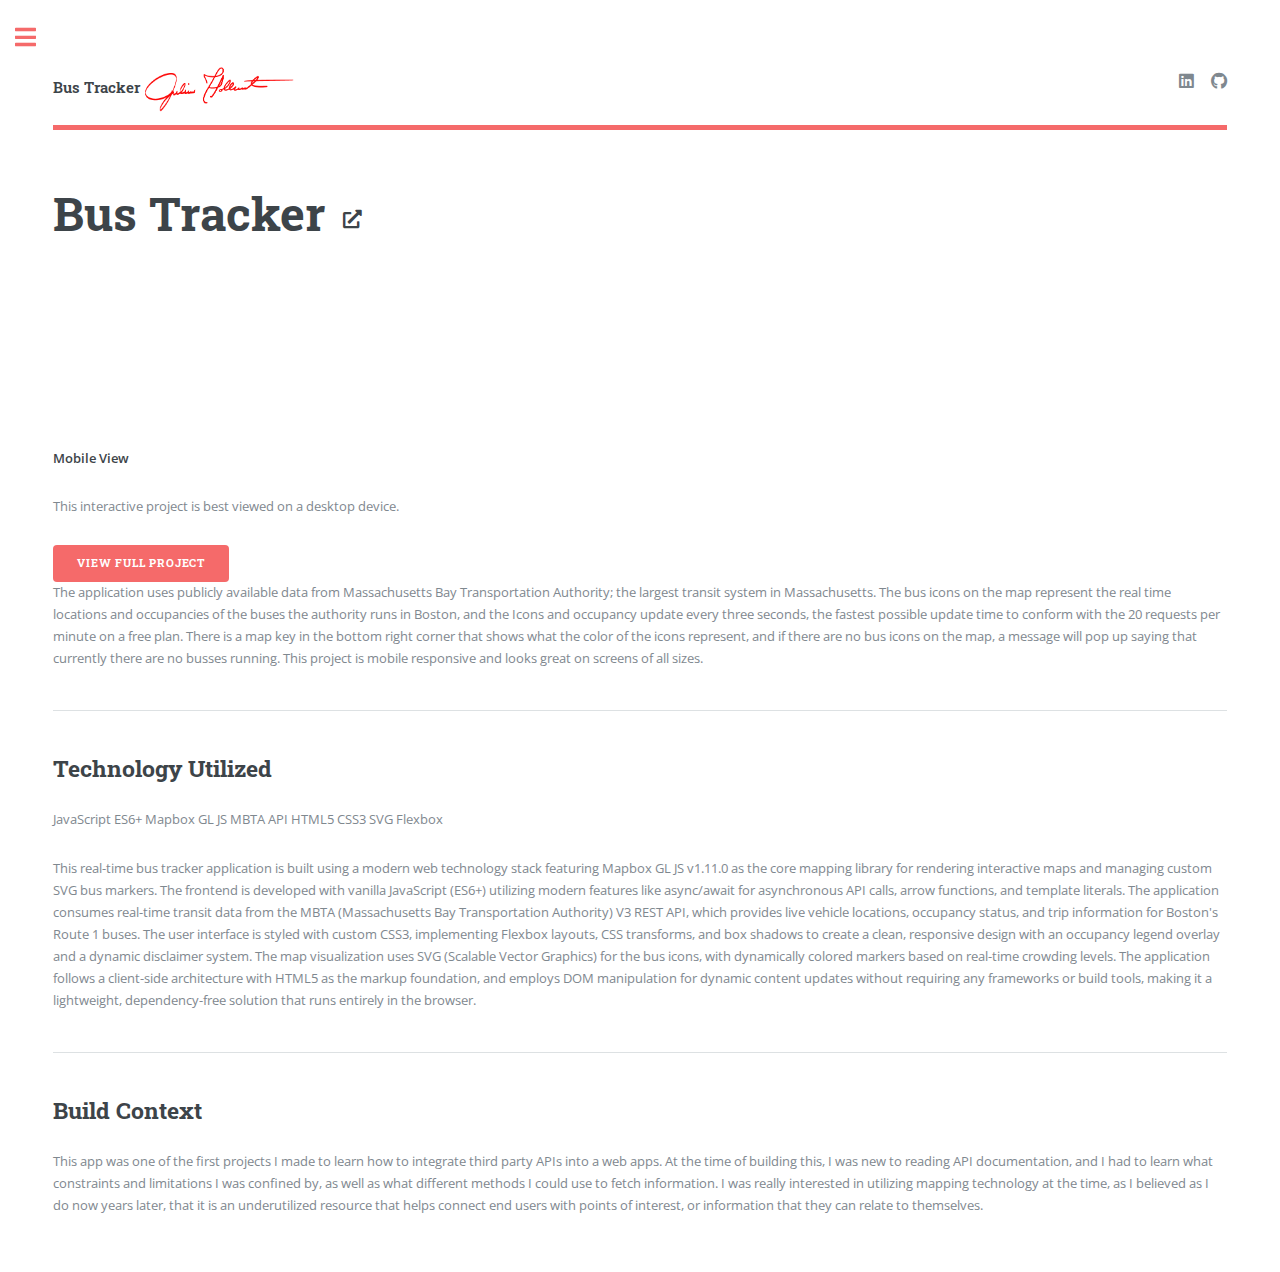
<file: ProjectPages/BusTracker.html>
<!DOCTYPE HTML>
<html>
	<head>
		<title>Bus Tracker | Julius Holbert</title>
		<meta charset="utf-8" />
		<meta name="viewport" content="width=device-width, initial-scale=1, user-scalable=no" />
		<meta name="description" content="Bus Tracker - A real-time bus tracking application using Mapbox and the MBTA API." />
		<link rel="stylesheet" href="../assets/css/main.css" />
	</head>
	<body class="is-preload">

		<!-- Wrapper -->
			<div id="wrapper">

				<!-- Main -->
					<div id="main">
						<div class="inner">

							<!-- Header -->
								<header id="header">
									<a href="../index.html" class="logo"><strong>Bus Tracker</strong> <img class="signaturelogo" src="../images/Logo.png" alt="Julius Holbert Logo"/> </a>
									<ul class="icons">
										<li><a href="https://www.linkedin.com/in/julius-holbert/" target="_blank" class="icon brands fa-linkedin"><span class="label">LinkedIn</span></a></li>
										<li><a href="https://github.com/JuliusHolbert" target="_blank" class="icon brands fa-github"><span class="label">Github</span></a></li>
									</ul>
								</header>

							<!-- Content -->
								<section>
									<header class="main">
										<h1>Bus Tracker <a href="https://juliusholbert.github.io/Real-Time-Bus-Tracker/" target="_blank" class="icon solid fa-external-link-alt" style="font-size: 0.4em; margin-left: 0.3em; vertical-align: middle;"></a></h1>
									</header>

									<div class="project-iframe-container">
										<iframe
											src="https://juliusholbert.github.io/Real-Time-Bus-Tracker/"
											title="Bus Tracker"
											allowfullscreen
											loading="lazy">
										</iframe>
										<div class="mobile-view-notice">
											<p><strong>Mobile View</strong></p>
											<p>This interactive project is best viewed on a desktop device.</p>
											<a href="https://juliusholbert.github.io/Real-Time-Bus-Tracker/" target="_blank" class="button primary">View Full Project</a>
										</div>
									</div>

									<p>The application uses publicly available data from Massachusetts Bay Transportation Authority; the largest transit system in Massachusetts. The bus icons on the map represent the real time locations and occupancies of the buses the authority runs in Boston, and the Icons and occupancy update every three seconds, the fastest possible update time to conform with the 20 requests per minute on a free plan. There is a map key in the bottom right corner that shows what the color of the icons represent, and if there are no bus icons on the map, a message will pop up saying that currently there are no busses running. This project is mobile responsive and looks great on screens of all sizes.</p>

									<hr class="major" />

									<h2>Technology Utilized</h2>
									<div class="tech-tags" style="padding: 0; margin-bottom: 2em;">
										<span class="tech-tag">JavaScript ES6+</span>
										<span class="tech-tag">Mapbox GL JS</span>
										<span class="tech-tag">MBTA API</span>
										<span class="tech-tag">HTML5</span>
										<span class="tech-tag">CSS3</span>
										<span class="tech-tag">SVG</span>
										<span class="tech-tag">Flexbox</span>
									</div>
									<p>This real-time bus tracker application is built using a modern web technology stack featuring Mapbox GL JS v1.11.0 as the core mapping library for rendering interactive maps and managing custom SVG bus markers. The frontend is developed with vanilla JavaScript (ES6+) utilizing modern features like async/await for asynchronous API calls, arrow functions, and template literals. The application consumes real-time transit data from the MBTA (Massachusetts Bay Transportation Authority) V3 REST API, which provides live vehicle locations, occupancy status, and trip information for Boston's Route 1 buses. The user interface is styled with custom CSS3, implementing Flexbox layouts, CSS transforms, and box shadows to create a clean, responsive design with an occupancy legend overlay and a dynamic disclaimer system. The map visualization uses SVG (Scalable Vector Graphics) for the bus icons, with dynamically colored markers based on real-time crowding levels. The application follows a client-side architecture with HTML5 as the markup foundation, and employs DOM manipulation for dynamic content updates without requiring any frameworks or build tools, making it a lightweight, dependency-free solution that runs entirely in the browser.</p>

									<hr class="major" />

									<h2>Build Context</h2>
									<p>This app was one of the first projects I made to learn how to integrate third party APIs into a web apps. At the time of building this, I was new to reading API documentation, and I had to learn what constraints and limitations I was confined by, as well as what different methods I could use to fetch information. I was really interested in utilizing mapping technology at the time, as I believed as I do now years later, that it is an underutilized resource that helps connect end users with points of interest, or information that they can relate to themselves.</p>

								</section>

						</div>
					</div>

				<!-- Sidebar -->
					<div id="sidebar" class="inactive">
						<div class="inner">

							<!-- Menu -->
								<nav id="menu">
									<header class="major">
										<h2>Menu</h2>
									</header>
									<ul>
										<li><a href="../index.html">Homepage</a></li>
										<li><a href="../about.html">About</a></li>
										<li>
											<span class="opener">Projects</span>
											<ul>
												<li><a href="Marco.html">Marco</a></li>
												<li><a href="FacebookClone.html">Facebook Clone</a></li>
												<li><a href="ChatGPT.html">ChatGPT Clone</a></li>
												<li><a href="TravelMap.html">Travel Map</a></li>
												<li><a href="IOSCardWar.html">iOS Card War</a></li>
												<li><a href="BusTracker.html">Bus Tracker</a></li>
											</ul>
										</li>
									</ul>
								</nav>

							<!-- Contact Info -->
								<section>
									<header class="major">
										<h2>Contact</h2>
									</header>
									<p>The best way to get in touch with me is to send me an email. Please include the reason you're reaching out in the subject line.</p>
									<ul class="contact">
										<li class="icon solid fa-envelope"><a href="mailto:juliusholbert@gmail.com">juliusholbert@gmail.com</a></li>
										<li class="icon solid fa-home">Largo, FL</li>
									</ul>
								</section>

							<!-- Footer -->
								<footer id="footer">
									<p class="copyright">Design: <a href="https://html5up.net">HTML5 UP</a>.</p>
								</footer>

						</div>
					</div>

			</div>

		<!-- Scripts -->
			<script src="../assets/js/jquery.min.js"></script>
			<script src="../assets/js/browser.min.js"></script>
			<script src="../assets/js/breakpoints.min.js"></script>
			<script src="../assets/js/util.js"></script>
			<script src="../assets/js/main.js"></script>
			<script>
				// Sidebar and menu state management
				$(document).ready(function() {
					if (sessionStorage.getItem('sidebarOpen') === 'true') {
						$('#sidebar').removeClass('inactive');
					}
					if (sessionStorage.getItem('projectsMenuOpen') === 'true') {
						$('#menu .opener').addClass('active');
					}
					$('#sidebar .toggle').on('click', function() {
						setTimeout(function() {
							var isOpen = !$('#sidebar').hasClass('inactive');
							sessionStorage.setItem('sidebarOpen', isOpen);
						}, 10);
					});
					$('#menu .opener').on('click', function() {
						setTimeout(function() {
							var isOpen = $('#menu .opener').hasClass('active');
							sessionStorage.setItem('projectsMenuOpen', isOpen);
						}, 10);
					});
				});
			</script>

	</body>
</html>
</file>
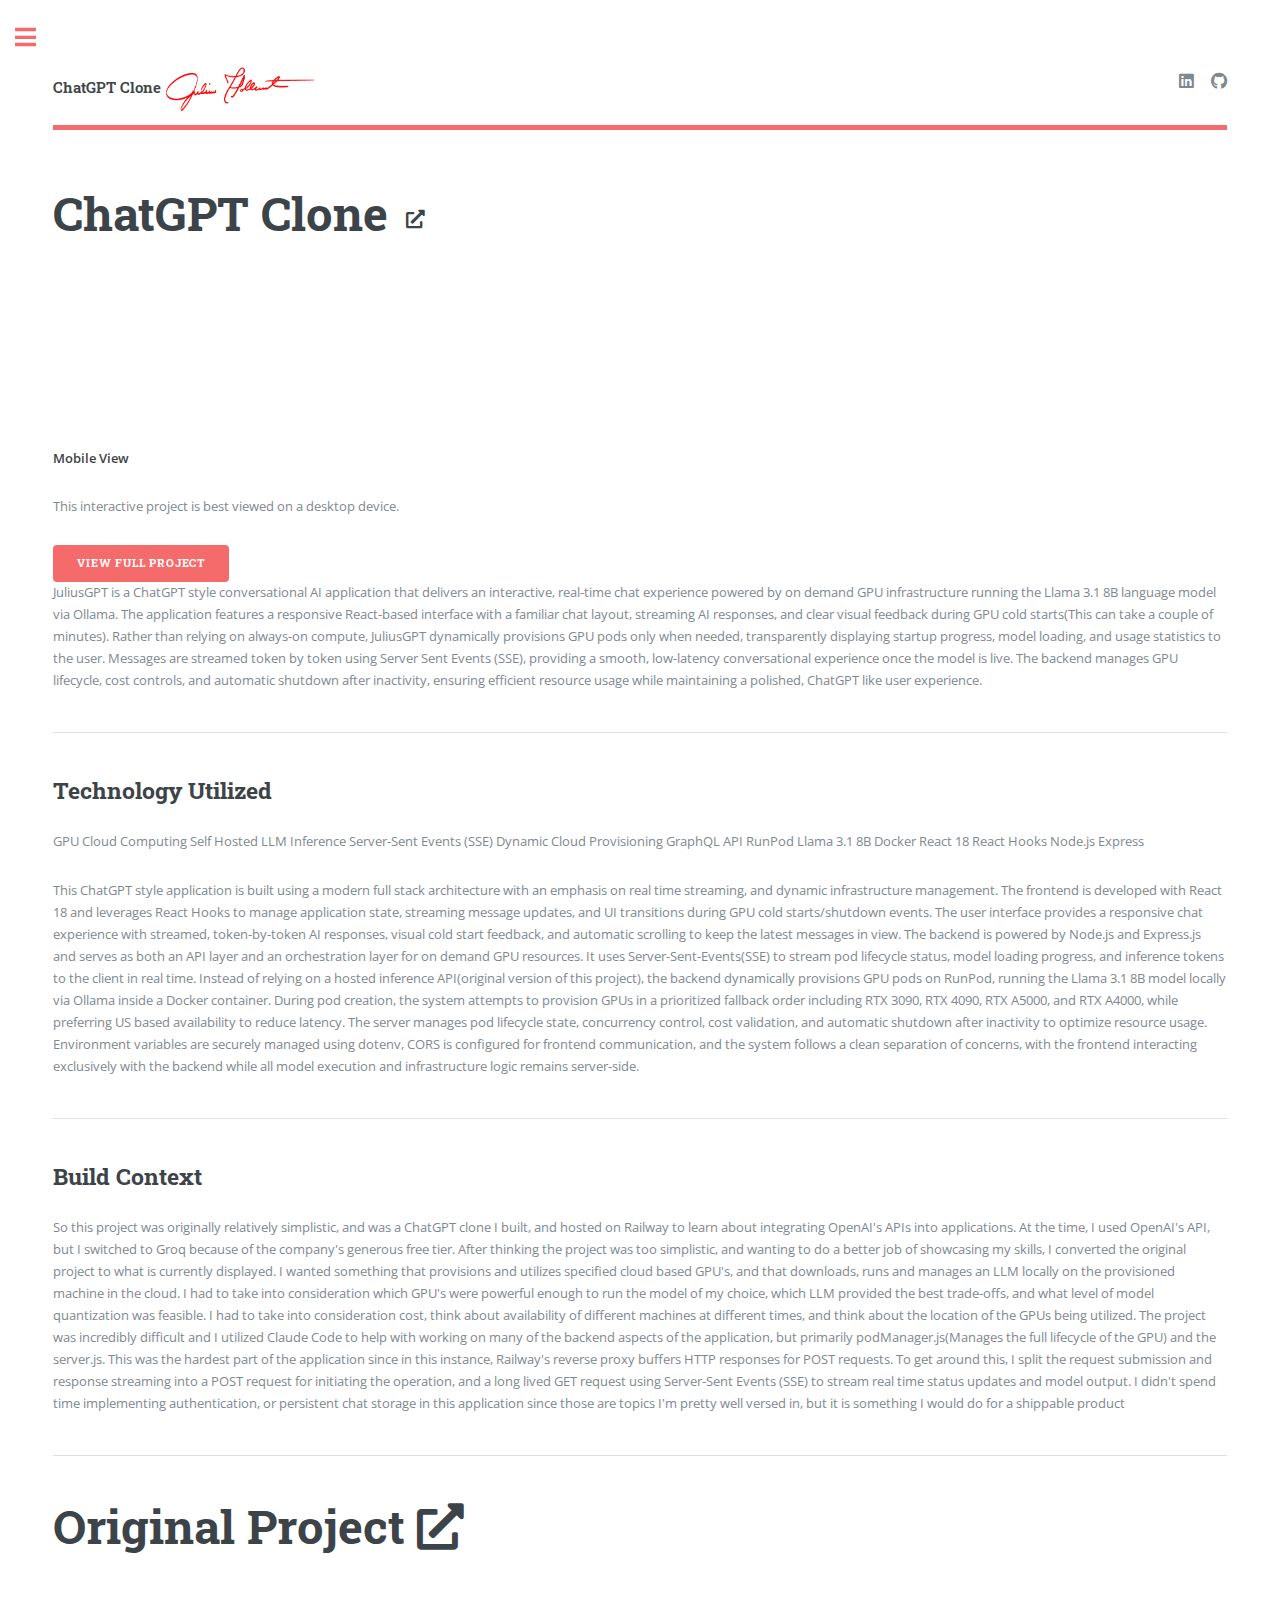
<file: ProjectPages/ChatGPT.html>
<!DOCTYPE HTML>
<html>
	<head>
		<title>ChatGPT Clone | Julius Holbert</title>
		<meta charset="utf-8" />
		<meta name="viewport" content="width=device-width, initial-scale=1, user-scalable=no" />
		<meta name="description" content="ChatGPT Clone - A full stack AI chat application integrating OpenAI's APIs with React and Node.js." />
		<link rel="stylesheet" href="../assets/css/main.css" />
	</head>
	<body class="is-preload">

		<!-- Wrapper -->
			<div id="wrapper">

				<!-- Main -->
					<div id="main">
						<div class="inner">

							<!-- Header -->
								<header id="header">
									<a href="../index.html" class="logo"><strong>ChatGPT Clone</strong> <img class="signaturelogo" src="../images/Logo.png" alt="Julius Holbert Logo"/> </a>
									<ul class="icons">
										<li><a href="https://www.linkedin.com/in/julius-holbert/" target="_blank" class="icon brands fa-linkedin"><span class="label">LinkedIn</span></a></li>
										<li><a href="https://github.com/JuliusHolbert" target="_blank" class="icon brands fa-github"><span class="label">Github</span></a></li>
									</ul>
								</header>

							<!-- Content -->
								<section>
									<header class="main">
										<h1>ChatGPT Clone <a href="https://frontend-chatgpt-runpod-production.up.railway.app/" target="_blank" class="icon solid fa-external-link-alt" style="font-size: 0.4em; margin-left: 0.3em; vertical-align: middle;"></a></h1>
									</header>

									<div class="project-iframe-container">
										<iframe
											src="https://frontend-chatgpt-runpod-production.up.railway.app/"
											title="ChatGPT Clone"
											allowfullscreen
											loading="lazy">
										</iframe>
										<div class="mobile-view-notice">
											<p><strong>Mobile View</strong></p>
											<p>This interactive project is best viewed on a desktop device.</p>
											<a href="https://frontend-production-138d.up.railway.app/" target="_blank" class="button primary">View Full Project</a>
										</div>
									</div>

									<p>JuliusGPT is a ChatGPT style conversational AI application that delivers an interactive, real-time chat experience powered by on demand GPU infrastructure running the Llama 3.1 8B language model via Ollama. The application features a responsive React-based interface with a familiar chat layout, streaming AI responses, and clear visual feedback during GPU cold starts(This can take a couple of minutes). Rather than relying on always-on compute, JuliusGPT dynamically provisions GPU pods only when needed, transparently displaying startup progress, model loading, and usage statistics to the user. Messages are streamed token by token using Server Sent Events (SSE), providing a smooth, low-latency conversational experience once the model is live. The backend manages GPU lifecycle, cost controls, and automatic shutdown after inactivity, ensuring efficient resource usage while maintaining a polished, ChatGPT like user experience.</p>

									<hr class="major" />

									<h2>Technology Utilized</h2>
									<div class="tech-tags" style="padding: 0; margin-bottom: 2em;">
                    <span class="tech-tag">GPU Cloud Computing</span>
                    <span class="tech-tag">Self Hosted LLM Inference</span>
                    <span class="tech-tag">Server-Sent Events (SSE)</span>
                    <span class="tech-tag">Dynamic Cloud Provisioning</span>
                    <span class="tech-tag">GraphQL API</span>
                    <span class="tech-tag">RunPod</span>
                    <span class="tech-tag">Llama 3.1 8B</span>
                    <span class="tech-tag">Docker</span>
                    <span class="tech-tag">React 18</span>
                    <span class="tech-tag">React Hooks</span>
										<span class="tech-tag">Node.js</span>
										<span class="tech-tag">Express</span>
										
									</div>
                  <p>This ChatGPT style application is built using a modern full stack architecture with an emphasis on real time streaming, and dynamic infrastructure management. The frontend is developed with React 18 and leverages React Hooks to manage application state, streaming message updates, and UI transitions during GPU cold starts/shutdown events. The user interface provides a responsive chat experience with streamed, token-by-token AI responses, visual cold start feedback, and automatic scrolling to keep the latest messages in view. The backend is powered by Node.js and Express.js and serves as both an API layer and an orchestration layer for on demand GPU resources. It uses Server-Sent-Events(SSE) to stream pod lifecycle status, model loading progress, and inference tokens to the client in real time. Instead of relying on a hosted inference API(original version of this project), the backend dynamically provisions GPU pods on RunPod, running the Llama 3.1 8B model locally via Ollama inside a Docker container. During pod creation, the system attempts to provision GPUs in a prioritized fallback order including RTX 3090, RTX 4090, RTX A5000, and RTX A4000, while preferring US based availability to reduce latency. The server manages pod lifecycle state, concurrency control, cost validation, and automatic shutdown after inactivity to optimize resource usage. Environment variables are securely managed using dotenv, CORS is configured for frontend communication, and the system follows a clean separation of concerns, with the frontend interacting exclusively with the backend while all model execution and infrastructure logic remains server-side.</p>

									<hr class="major" />

									<h2>Build Context</h2>
                  <p>So this project was originally relatively simplistic, and was a ChatGPT clone I built, and hosted on Railway to learn about integrating OpenAI's APIs into applications. At the time, I used OpenAI's API, but I switched to Groq because of the company's generous free tier. After thinking the project was too simplistic, and wanting to do a better job of showcasing my skills, I converted the original project to what is currently displayed. I wanted something that provisions and utilizes specified cloud based GPU's, and that downloads, runs and manages an LLM locally on the provisioned machine in the cloud. I had to take into consideration which GPU's were powerful enough to run the model of my choice, which LLM provided the best trade-offs, and what level of model quantization was feasible. I had to take into consideration cost, think about availability of different machines at different times, and think about the location of the GPUs being utilized. The project was incredibly difficult and I utilized Claude Code to help with working on many of the backend aspects of the application, but primarily podManager.js(Manages the full lifecycle of the GPU) and the server.js. This was the hardest part of the application since in this instance, Railway's reverse proxy buffers HTTP responses for POST requests. To get around this, I split the request submission and response streaming into a POST request for initiating the operation, and a long lived GET request using Server-Sent Events (SSE) to stream real time status updates and model output. I didn't spend time implementing authentication, or persistent chat storage in this application since those are topics I'm pretty well versed in, but it is something I would do for a shippable product</p>

                  <hr class="major" />

                  <h1>
                  Original Project
                  <a href="https://frontend-production-138d.up.railway.app/"
                    target="_blank"
                    class="icon solid">
                    <i class="fas fa-external-link-alt"></i>
                  </a>
                </h1>

								</section>

						</div>
					</div>

				<!-- Sidebar -->
					<div id="sidebar" class="inactive">
						<div class="inner">

							<!-- Menu -->
								<nav id="menu">
									<header class="major">
										<h2>Menu</h2>
									</header>
									<ul>
										<li><a href="../index.html">Homepage</a></li>
										<li><a href="../about.html">About</a></li>
										<li>
											<span class="opener">Projects</span>
											<ul>
												<li><a href="Marco.html">Marco</a></li>
												<li><a href="FacebookClone.html">Facebook Clone</a></li>
												<li><a href="ChatGPT.html">ChatGPT Clone</a></li>
												<li><a href="TravelMap.html">Travel Map</a></li>
												<li><a href="IOSCardWar.html">iOS Card War</a></li>
												<li><a href="BusTracker.html">Bus Tracker</a></li>
											</ul>
										</li>
									</ul>
								</nav>

							<!-- Contact Info -->
								<section>
									<header class="major">
										<h2>Contact</h2>
									</header>
									<p>The best way to get in touch with me is to send me an email. Please include the reason you're reaching out in the subject line.</p>
									<ul class="contact">
										<li class="icon solid fa-envelope"><a href="mailto:juliuscholbert@gmail.com">juliuscholbert@gmail.com</a></li>
										<li class="icon solid fa-home">Largo, FL</li>
									</ul>
								</section>

							<!-- Footer -->
								<footer id="footer">
									<p class="copyright">Design: <a href="https://html5up.net">HTML5 UP</a>.</p>
								</footer>

						</div>
					</div>

			</div>

		<!-- Scripts -->
			<script src="../assets/js/jquery.min.js"></script>
			<script src="../assets/js/browser.min.js"></script>
			<script src="../assets/js/breakpoints.min.js"></script>
			<script src="../assets/js/util.js"></script>
			<script src="../assets/js/main.js"></script>
			<script>
				// Sidebar and menu state management
				$(document).ready(function() {
					if (sessionStorage.getItem('sidebarOpen') === 'true') {
						$('#sidebar').removeClass('inactive');
					}
					if (sessionStorage.getItem('projectsMenuOpen') === 'true') {
						$('#menu .opener').addClass('active');
					}
					$('#sidebar .toggle').on('click', function() {
						setTimeout(function() {
							var isOpen = !$('#sidebar').hasClass('inactive');
							sessionStorage.setItem('sidebarOpen', isOpen);
						}, 10);
					});
					$('#menu .opener').on('click', function() {
						setTimeout(function() {
							var isOpen = $('#menu .opener').hasClass('active');
							sessionStorage.setItem('projectsMenuOpen', isOpen);
						}, 10);
					});
				});
			</script>

	</body>
</html>
</file>
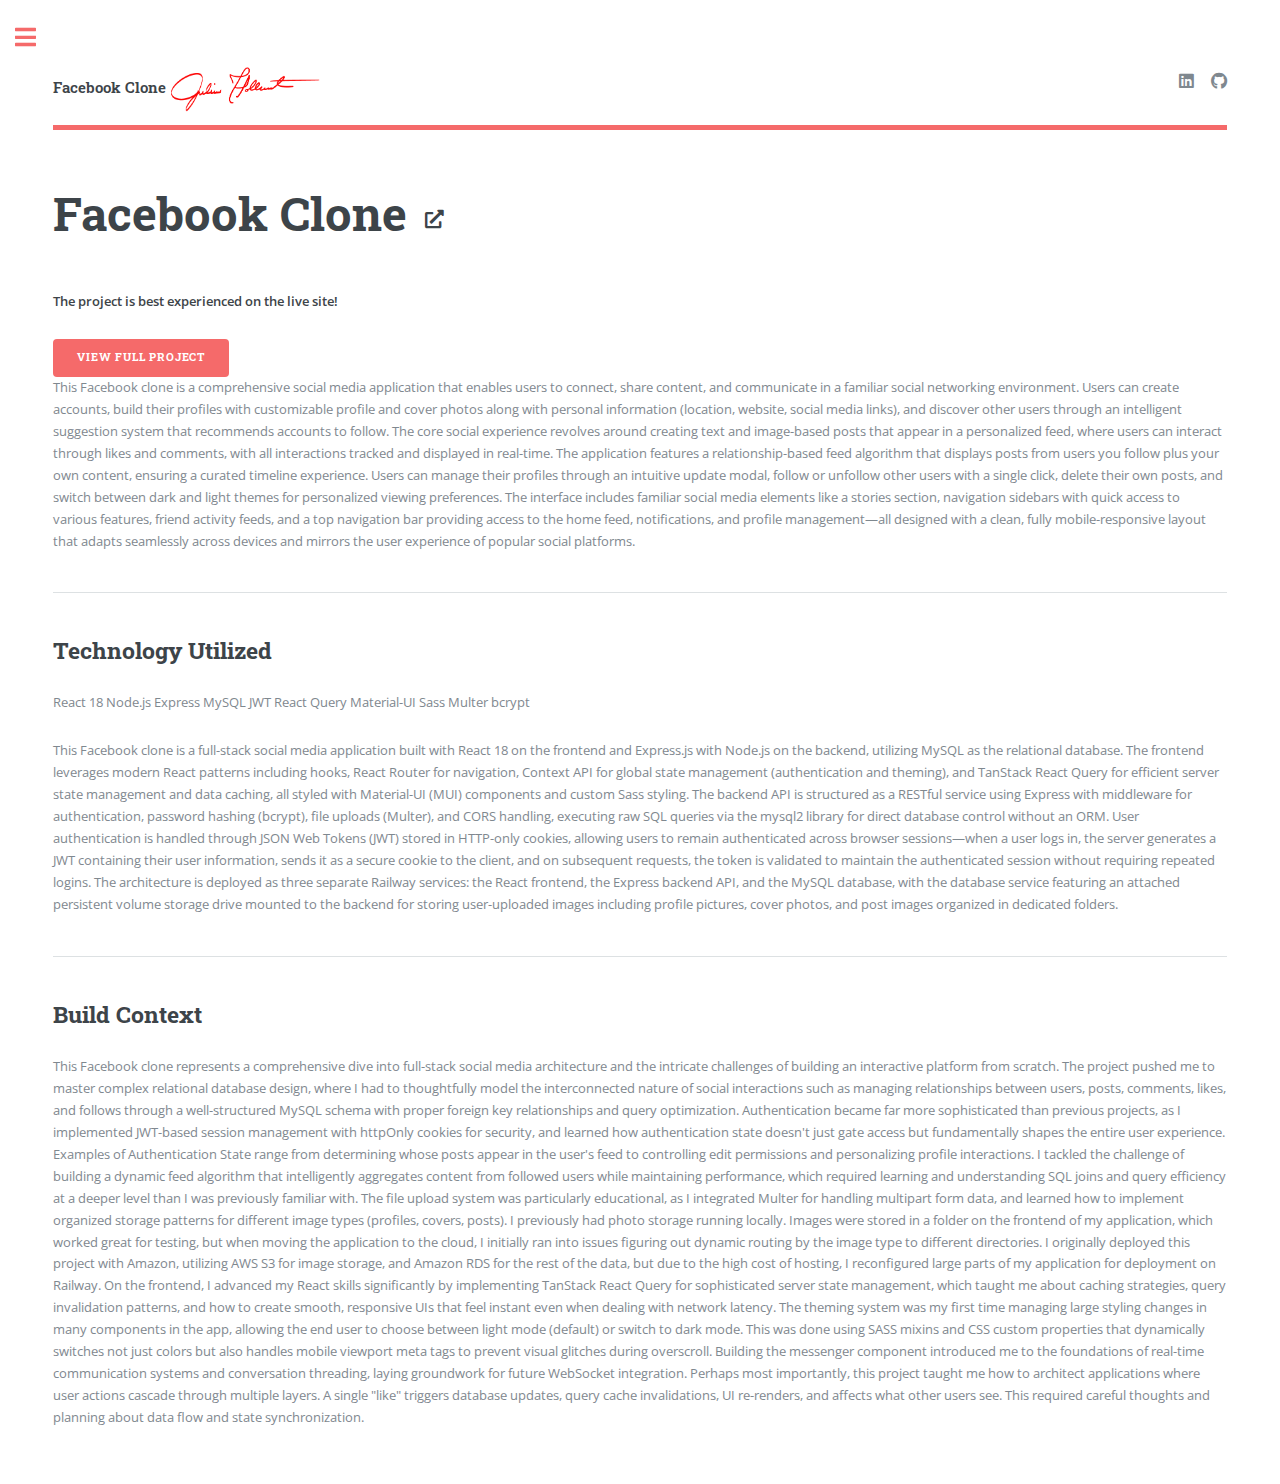
<file: ProjectPages/FacebookClone.html>
<!DOCTYPE HTML>
<html>
	<head>
		<title>Facebook Clone | Julius Holbert</title>
		<meta charset="utf-8" />
		<meta name="viewport" content="width=device-width, initial-scale=1, user-scalable=no" />
		<meta name="description" content="Facebook Clone - A comprehensive social media application built with React, Node.js, and MySQL." />
		<link rel="stylesheet" href="../assets/css/main.css" />
	</head>
	<body class="is-preload">

		<!-- Wrapper -->
			<div id="wrapper">

				<!-- Main -->
					<div id="main">
						<div class="inner">

							<!-- Header -->
								<header id="header">
									<a href="../index.html" class="logo"><strong>Facebook Clone</strong> <img class="signaturelogo" src="../images/Logo.png" alt="Julius Holbert Logo"/> </a>
									<ul class="icons">
										<li><a href="https://www.linkedin.com/in/julius-holbert/" target="_blank" class="icon brands fa-linkedin"><span class="label">LinkedIn</span></a></li>
										<li><a href="https://github.com/JuliusHolbert" target="_blank" class="icon brands fa-github"><span class="label">Github</span></a></li>
									</ul>
								</header>

							<!-- Content -->
								<section>
									<header class="main">
										<h1>Facebook Clone <a href="https://client-production-ab97.up.railway.app/login" target="_blank" class="icon solid fa-external-link-alt" style="font-size: 0.4em; margin-left: 0.3em; vertical-align: middle;"></a></h1>
									</header>

									<div class="project-iframe-container facebook-clone">
										<iframe
											src="https://client-production-ab97.up.railway.app/login"
											title="Facebook Clone"
											allowfullscreen
											loading="lazy"
											style="display: none;">
										</iframe>
										<div class="mobile-view-notice" style="display: block !important;">
											<p><strong>The project is best experienced on the live site!</strong></p>
											<a href="https://client-production-ab97.up.railway.app/login" target="_blank" class="button primary">View Full Project</a>
										</div>
									</div>

									<p>This Facebook clone is a comprehensive social media application that enables users to connect, share content, and communicate in a familiar social networking environment. Users can create accounts, build their profiles with customizable profile and cover photos along with personal information (location, website, social media links), and discover other users through an intelligent suggestion system that recommends accounts to follow. The core social experience revolves around creating text and image-based posts that appear in a personalized feed, where users can interact through likes and comments, with all interactions tracked and displayed in real-time. The application features a relationship-based feed algorithm that displays posts from users you follow plus your own content, ensuring a curated timeline experience. Users can manage their profiles through an intuitive update modal, follow or unfollow other users with a single click, delete their own posts, and switch between dark and light themes for personalized viewing preferences. The interface includes familiar social media elements like a stories section, navigation sidebars with quick access to various features, friend activity feeds, and a top navigation bar providing access to the home feed, notifications, and profile management—all designed with a clean, fully mobile-responsive layout that adapts seamlessly across devices and mirrors the user experience of popular social platforms.</p>

									<hr class="major" />

									<h2>Technology Utilized</h2>
									<div class="tech-tags" style="padding: 0; margin-bottom: 2em;">
										<span class="tech-tag">React 18</span>
										<span class="tech-tag">Node.js</span>
										<span class="tech-tag">Express</span>
										<span class="tech-tag">MySQL</span>
										<span class="tech-tag">JWT</span>
										<span class="tech-tag">React Query</span>
										<span class="tech-tag">Material-UI</span>
										<span class="tech-tag">Sass</span>
										<span class="tech-tag">Multer</span>
										<span class="tech-tag">bcrypt</span>
									</div>
									<p>This Facebook clone is a full-stack social media application built with React 18 on the frontend and Express.js with Node.js on the backend, utilizing MySQL as the relational database. The frontend leverages modern React patterns including hooks, React Router for navigation, Context API for global state management (authentication and theming), and TanStack React Query for efficient server state management and data caching, all styled with Material-UI (MUI) components and custom Sass styling. The backend API is structured as a RESTful service using Express with middleware for authentication, password hashing (bcrypt), file uploads (Multer), and CORS handling, executing raw SQL queries via the mysql2 library for direct database control without an ORM. User authentication is handled through JSON Web Tokens (JWT) stored in HTTP-only cookies, allowing users to remain authenticated across browser sessions—when a user logs in, the server generates a JWT containing their user information, sends it as a secure cookie to the client, and on subsequent requests, the token is validated to maintain the authenticated session without requiring repeated logins. The architecture is deployed as three separate Railway services: the React frontend, the Express backend API, and the MySQL database, with the database service featuring an attached persistent volume storage drive mounted to the backend for storing user-uploaded images including profile pictures, cover photos, and post images organized in dedicated folders.</p>

									<hr class="major" />

									<h2>Build Context</h2>
									<p>This Facebook clone represents a comprehensive dive into full-stack social media architecture and the intricate challenges of building an interactive platform from scratch. The project pushed me to master complex relational database design, where I had to thoughtfully model the interconnected nature of social interactions such as managing relationships between users, posts, comments, likes, and follows through a well-structured MySQL schema with proper foreign key relationships and query optimization. Authentication became far more sophisticated than previous projects, as I implemented JWT-based session management with httpOnly cookies for security, and learned how authentication state doesn't just gate access but fundamentally shapes the entire user experience. Examples of Authentication State range from determining whose posts appear in the user's feed to controlling edit permissions and personalizing profile interactions. I tackled the challenge of building a dynamic feed algorithm that intelligently aggregates content from followed users while maintaining performance, which required learning and understanding SQL joins and query efficiency at a deeper level than I was previously familiar with. The file upload system was particularly educational, as I integrated Multer for handling multipart form data, and learned how to implement organized storage patterns for different image types (profiles, covers, posts). I previously had photo storage running locally. Images were stored in a folder on the frontend of my application, which worked great for testing, but when moving the application to the cloud, I initially ran into issues figuring out dynamic routing by the image type to different directories. I originally deployed this project with Amazon, utilizing AWS S3 for image storage, and Amazon RDS for the rest of the data, but due to the high cost of hosting, I reconfigured large parts of my application for deployment on Railway. On the frontend, I advanced my React skills significantly by implementing TanStack React Query for sophisticated server state management, which taught me about caching strategies, query invalidation patterns, and how to create smooth, responsive UIs that feel instant even when dealing with network latency. The theming system was my first time managing large styling changes in many components in the app, allowing the end user to choose between light mode (default) or switch to dark mode. This was done using SASS mixins and CSS custom properties that dynamically switches not just colors but also handles mobile viewport meta tags to prevent visual glitches during overscroll. Building the messenger component introduced me to the foundations of real-time communication systems and conversation threading, laying groundwork for future WebSocket integration. Perhaps most importantly, this project taught me how to architect applications where user actions cascade through multiple layers. A single "like" triggers database updates, query cache invalidations, UI re-renders, and affects what other users see. This required careful thoughts and planning about data flow and state synchronization.</p>

								</section>

						</div>
					</div>

				<!-- Sidebar -->
					<div id="sidebar" class="inactive">
						<div class="inner">

							<!-- Menu -->
								<nav id="menu">
									<header class="major">
										<h2>Menu</h2>
									</header>
									<ul>
										<li><a href="../index.html">Homepage</a></li>
										<li><a href="../about.html">About</a></li>
										<li>
											<span class="opener">Projects</span>
											<ul>
												<li><a href="Marco.html">Marco</a></li>
												<li><a href="FacebookClone.html">Facebook Clone</a></li>
												<li><a href="ChatGPT.html">ChatGPT Clone</a></li>
												<li><a href="TravelMap.html">Travel Map</a></li>
												<li><a href="IOSCardWar.html">iOS Card War</a></li>
												<li><a href="BusTracker.html">Bus Tracker</a></li>
											</ul>
										</li>
									</ul>
								</nav>

							<!-- Contact Info -->
								<section>
									<header class="major">
										<h2>Contact</h2>
									</header>
									<p>The best way to get in touch with me is to send me an email. Please include the reason you're reaching out in the subject line.</p>
									<ul class="contact">
										<li class="icon solid fa-envelope"><a href="mailto:juliusholbert@gmail.com">juliusholbert@gmail.com</a></li>
										<li class="icon solid fa-home">Largo, FL</li>
									</ul>
								</section>

							<!-- Footer -->
								<footer id="footer">
									<p class="copyright">Design: <a href="https://html5up.net">HTML5 UP</a>.</p>
								</footer>

						</div>
					</div>

			</div>

		<!-- Scripts -->
			<script src="../assets/js/jquery.min.js"></script>
			<script src="../assets/js/browser.min.js"></script>
			<script src="../assets/js/breakpoints.min.js"></script>
			<script src="../assets/js/util.js"></script>
			<script src="../assets/js/main.js"></script>
			<script>
				// Sidebar and menu state management
				$(document).ready(function() {
					if (sessionStorage.getItem('sidebarOpen') === 'true') {
						$('#sidebar').removeClass('inactive');
					}
					if (sessionStorage.getItem('projectsMenuOpen') === 'true') {
						$('#menu .opener').addClass('active');
					}
					$('#sidebar .toggle').on('click', function() {
						setTimeout(function() {
							var isOpen = !$('#sidebar').hasClass('inactive');
							sessionStorage.setItem('sidebarOpen', isOpen);
						}, 10);
					});
					$('#menu .opener').on('click', function() {
						setTimeout(function() {
							var isOpen = $('#menu .opener').hasClass('active');
							sessionStorage.setItem('projectsMenuOpen', isOpen);
						}, 10);
					});
				});
			</script>

	</body>
</html>
</file>
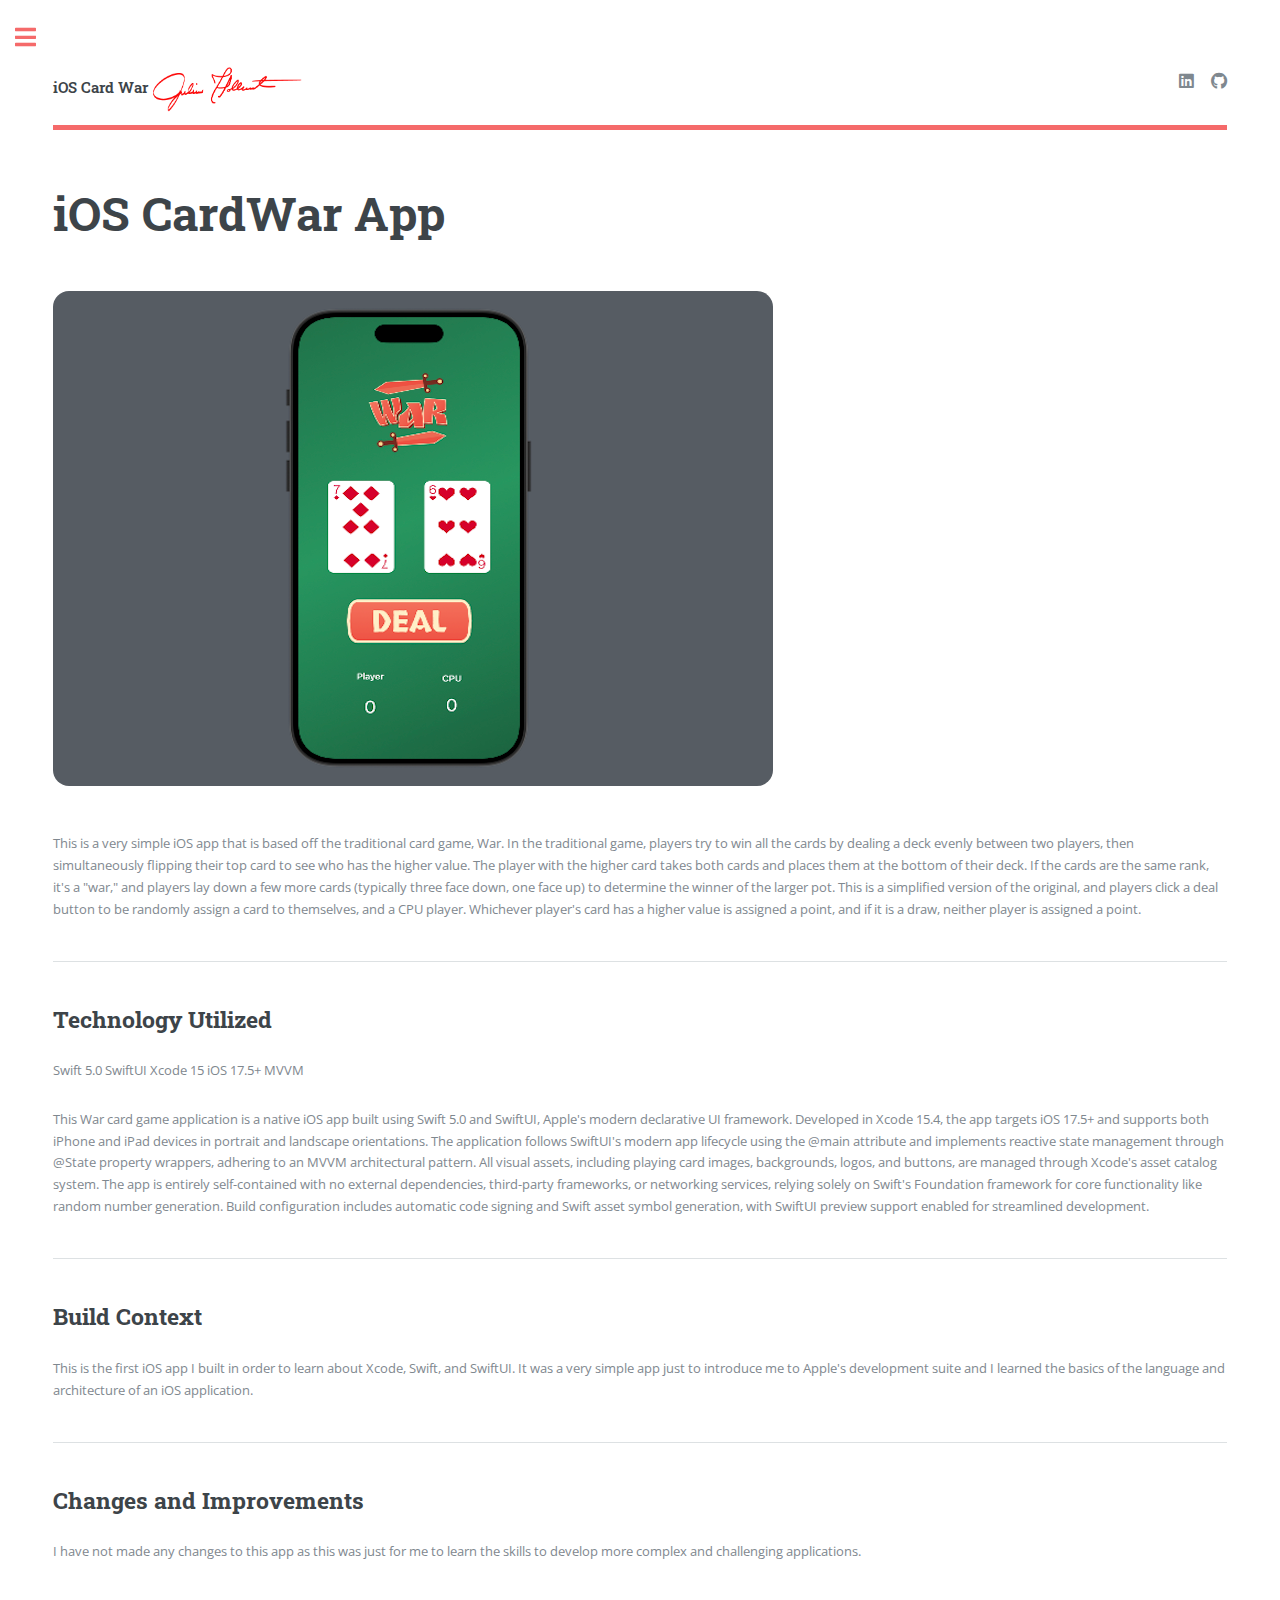
<file: ProjectPages/IOSCardWar.html>
<!DOCTYPE HTML>
<html>
	<head>
		<title>iOS Card War | Julius Holbert</title>
		<meta charset="utf-8" />
		<meta name="viewport" content="width=device-width, initial-scale=1, user-scalable=no" />
		<meta name="description" content="iOS Card War - A native iOS card game app built with Swift and SwiftUI." />
		<link rel="stylesheet" href="../assets/css/main.css" />
	</head>
	<body class="is-preload">

		<!-- Wrapper -->
			<div id="wrapper">

				<!-- Main -->
					<div id="main">
						<div class="inner">

							<!-- Header -->
								<header id="header">
									<a href="../index.html" class="logo"><strong>iOS Card War</strong> <img class="signaturelogo" src="../images/Logo.png" alt="Julius Holbert Logo"/> </a>
									<ul class="icons">
										<li><a href="https://www.linkedin.com/in/julius-holbert/" target="_blank" class="icon brands fa-linkedin"><span class="label">LinkedIn</span></a></li>
										<li><a href="https://github.com/JuliusHolbert" target="_blank" class="icon brands fa-github"><span class="label">Github</span></a></li>
									</ul>
								</header>

							<!-- Content -->
								<section>
									<header class="main">
										<h1>iOS CardWar App</h1>
									</header>

									<div style="margin-bottom: 40px;">
										<img
											src="../images/IOSCardWar.png"
											class="project-image"
											style="max-width: 100%; height: auto; border-radius: 16px;"
											alt="iOS Card War Game"
											loading="lazy"
										/>
									</div>

									<p>This is a very simple iOS app that is based off the traditional card game, War. In the traditional game, players try to win all the cards by dealing a deck evenly between two players, then simultaneously flipping their top card to see who has the higher value. The player with the higher card takes both cards and places them at the bottom of their deck. If the cards are the same rank, it's a "war," and players lay down a few more cards (typically three face down, one face up) to determine the winner of the larger pot. This is a simplified version of the original, and players click a deal button to be randomly assign a card to themselves, and a CPU player. Whichever player's card has a higher value is assigned a point, and if it is a draw, neither player is assigned a point.</p>

									<hr class="major" />

									<h2>Technology Utilized</h2>
									<div class="tech-tags" style="padding: 0; margin-bottom: 2em;">
										<span class="tech-tag">Swift 5.0</span>
										<span class="tech-tag">SwiftUI</span>
										<span class="tech-tag">Xcode 15</span>
										<span class="tech-tag">iOS 17.5+</span>
										<span class="tech-tag">MVVM</span>
									</div>
									<p>This War card game application is a native iOS app built using Swift 5.0 and SwiftUI, Apple's modern declarative UI framework. Developed in Xcode 15.4, the app targets iOS 17.5+ and supports both iPhone and iPad devices in portrait and landscape orientations. The application follows SwiftUI's modern app lifecycle using the @main attribute and implements reactive state management through @State property wrappers, adhering to an MVVM architectural pattern. All visual assets, including playing card images, backgrounds, logos, and buttons, are managed through Xcode's asset catalog system. The app is entirely self-contained with no external dependencies, third-party frameworks, or networking services, relying solely on Swift's Foundation framework for core functionality like random number generation. Build configuration includes automatic code signing and Swift asset symbol generation, with SwiftUI preview support enabled for streamlined development.</p>

									<hr class="major" />

									<h2>Build Context</h2>
									<p>This is the first iOS app I built in order to learn about Xcode, Swift, and SwiftUI. It was a very simple app just to introduce me to Apple's development suite and I learned the basics of the language and architecture of an iOS application.</p>

									<hr class="major" />

									<h2>Changes and Improvements</h2>
									<p>I have not made any changes to this app as this was just for me to learn the skills to develop more complex and challenging applications.</p>
								</section>

						</div>
					</div>

				<!-- Sidebar -->
					<div id="sidebar" class="inactive">
						<div class="inner">

							<!-- Menu -->
								<nav id="menu">
									<header class="major">
										<h2>Menu</h2>
									</header>
									<ul>
										<li><a href="../index.html">Homepage</a></li>
										<li><a href="../about.html">About</a></li>
										<li>
											<span class="opener">Projects</span>
											<ul>
												<li><a href="Marco.html">Marco</a></li>
												<li><a href="FacebookClone.html">Facebook Clone</a></li>
												<li><a href="ChatGPT.html">ChatGPT Clone</a></li>
												<li><a href="TravelMap.html">Travel Map</a></li>
												<li><a href="IOSCardWar.html">iOS Card War</a></li>
												<li><a href="BusTracker.html">Bus Tracker</a></li>
											</ul>
										</li>
									</ul>
								</nav>

							<!-- Contact Info -->
								<section>
									<header class="major">
										<h2>Contact</h2>
									</header>
									<p>The best way to get in touch with me is to send me an email. Please include the reason you're reaching out in the subject line.</p>
									<ul class="contact">
										<li class="icon solid fa-envelope"><a href="mailto:juliuscholbert@gmail.com">juliuscholbert@gmail.com</a></li>
										<li class="icon solid fa-home">Largo, FL</li>
									</ul>
								</section>

							<!-- Footer -->
								<footer id="footer">
									<p class="copyright">Design: <a href="https://html5up.net">HTML5 UP</a>.</p>
								</footer>

						</div>
					</div>

			</div>

		<!-- Scripts -->
			<script src="../assets/js/jquery.min.js"></script>
			<script src="../assets/js/browser.min.js"></script>
			<script src="../assets/js/breakpoints.min.js"></script>
			<script src="../assets/js/util.js"></script>
			<script src="../assets/js/main.js"></script>
			<script>
				// Sidebar and menu state management
				$(document).ready(function() {
					if (sessionStorage.getItem('sidebarOpen') === 'true') {
						$('#sidebar').removeClass('inactive');
					}
					if (sessionStorage.getItem('projectsMenuOpen') === 'true') {
						$('#menu .opener').addClass('active');
					}
					$('#sidebar .toggle').on('click', function() {
						setTimeout(function() {
							var isOpen = !$('#sidebar').hasClass('inactive');
							sessionStorage.setItem('sidebarOpen', isOpen);
						}, 10);
					});
					$('#menu .opener').on('click', function() {
						setTimeout(function() {
							var isOpen = $('#menu .opener').hasClass('active');
							sessionStorage.setItem('projectsMenuOpen', isOpen);
						}, 10);
					});
				});
			</script>

	</body>
</html>
</file>
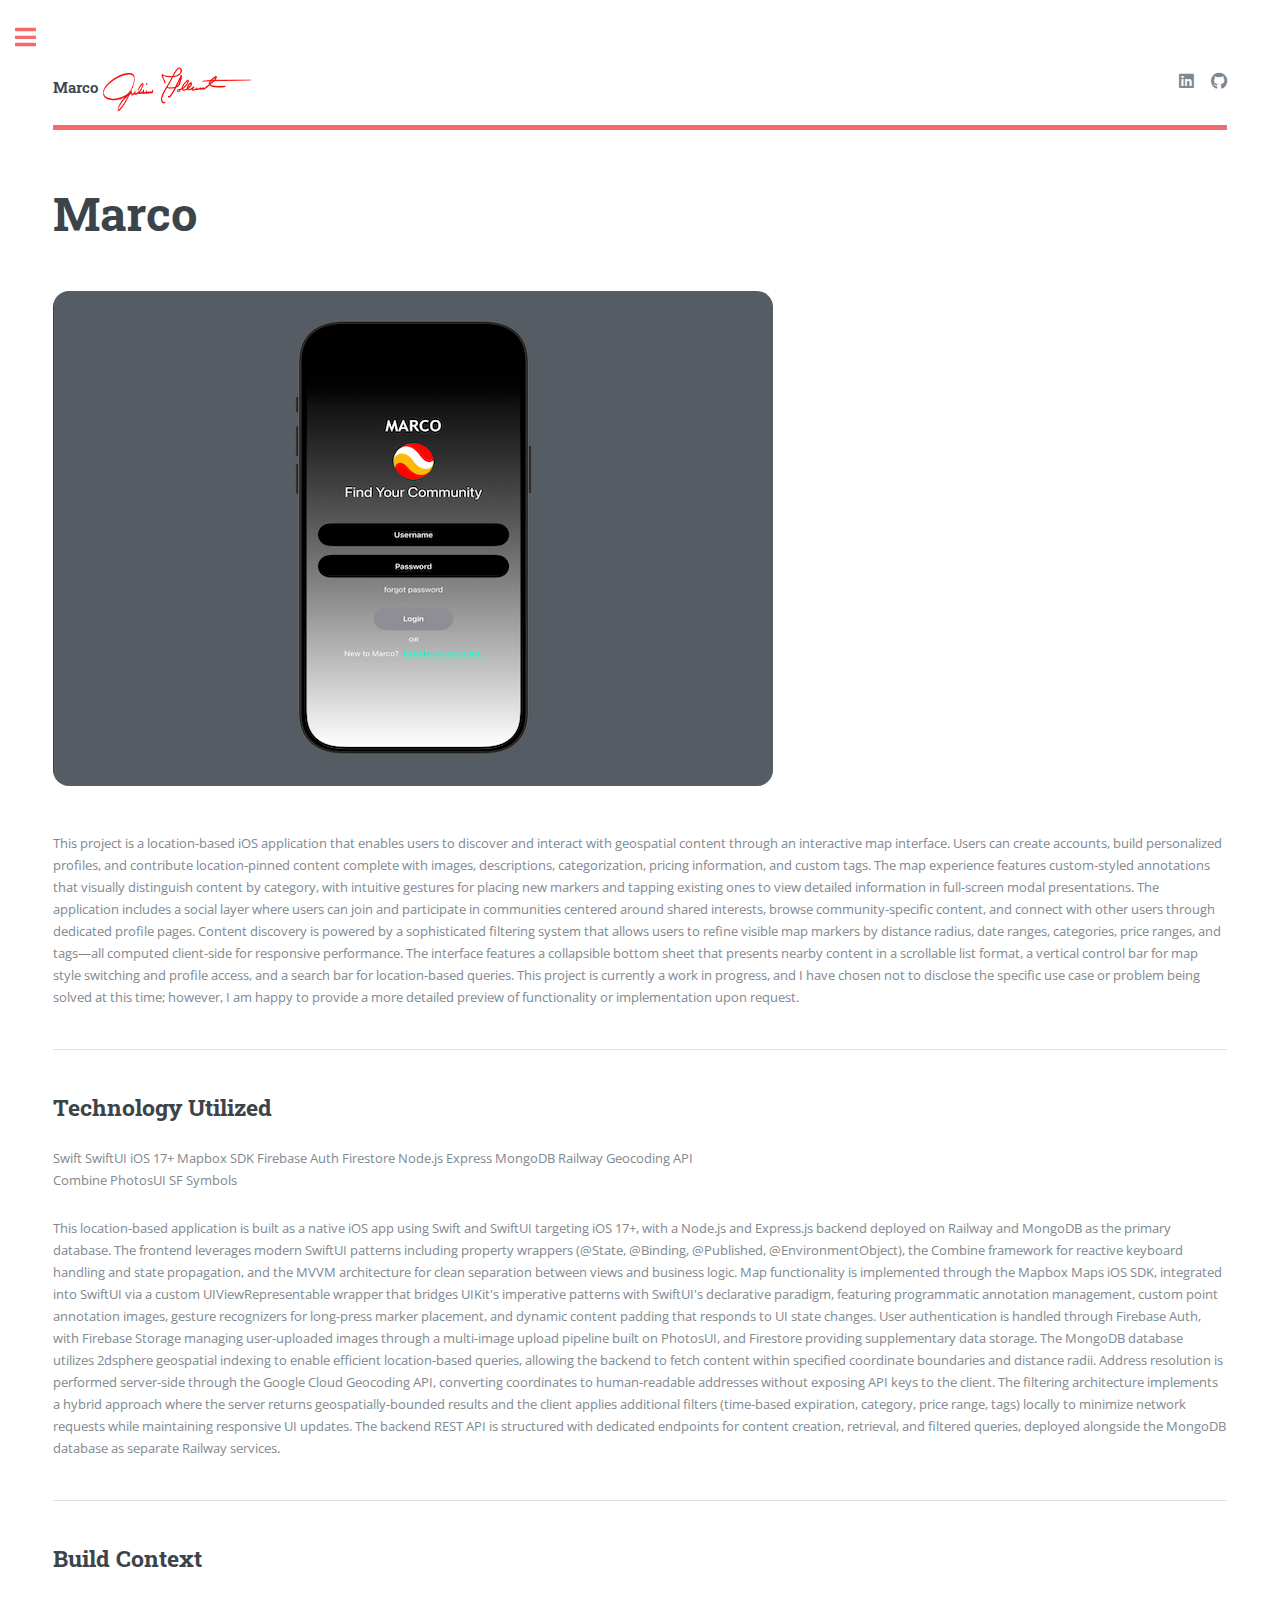
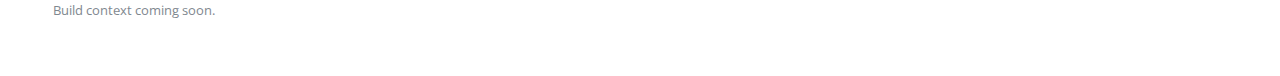
<file: ProjectPages/Marco.html>
<!DOCTYPE HTML>
<html>
	<head>
		<title>Marco | Julius Holbert</title>
		<meta charset="utf-8" />
		<meta name="viewport" content="width=device-width, initial-scale=1, user-scalable=no" />
		<meta name="description" content="Marco - A complex iOS application built with Swift, SwiftUI, MapKit, and Firebase." />
		<link rel="stylesheet" href="../assets/css/main.css" />
	</head>
	<body class="is-preload">

		<!-- Wrapper -->
			<div id="wrapper">

				<!-- Main -->
					<div id="main">
						<div class="inner">

							<!-- Header -->
								<header id="header">
									<a href="../index.html" class="logo"><strong>Marco</strong> <img class="signaturelogo" src="../images/Logo.png" alt="Julius Holbert Logo"/> </a>
									<ul class="icons">
										<li><a href="https://www.linkedin.com/in/julius-holbert/" target="_blank" class="icon brands fa-linkedin"><span class="label">LinkedIn</span></a></li>
										<li><a href="https://github.com/JuliusHolbert" target="_blank" class="icon brands fa-github"><span class="label">Github</span></a></li>
									</ul>
								</header>

							<!-- Content -->
								<section>
									<header class="main">
										<h1>Marco</h1>
									</header>

									<div style="margin-bottom: 40px;">
										<img
											src="../images/Marco.png"
											class="project-image"
											style="max-width: 100%; height: auto; border-radius: 16px;"
											alt="Marco iOS App"
											loading="lazy"
										/>
									</div>

									<p>This project is a location-based iOS application that enables users to discover and interact with geospatial content through an interactive map interface. Users can create accounts, build personalized profiles, and contribute location-pinned content complete with images, descriptions, categorization, pricing information, and custom tags. The map experience features custom-styled annotations that visually distinguish content by category, with intuitive gestures for placing new markers and tapping existing ones to view detailed information in full-screen modal presentations. The application includes a social layer where users can join and participate in communities centered around shared interests, browse community-specific content, and connect with other users through dedicated profile pages. Content discovery is powered by a sophisticated filtering system that allows users to refine visible map markers by distance radius, date ranges, categories, price ranges, and tags—all computed client-side for responsive performance. The interface features a collapsible bottom sheet that presents nearby content in a scrollable list format, a vertical control bar for map style switching and profile access, and a search bar for location-based queries. This project is currently a work in progress, and I have chosen not to disclose the specific use case or problem being solved at this time; however, I am happy to provide a more detailed preview of functionality or implementation upon request.</p>

									<hr class="major" />

									<h2>Technology Utilized</h2>
									<div class="tech-tags" style="padding: 0; margin-bottom: 2em; max-width: 650px;">
										<span class="tech-tag">Swift</span>
										<span class="tech-tag">SwiftUI</span>
										<span class="tech-tag">iOS 17+</span>
										<span class="tech-tag">Mapbox SDK</span>
										<span class="tech-tag">Firebase Auth</span>
										<span class="tech-tag">Firestore</span>
										<span class="tech-tag">Node.js</span>
										<span class="tech-tag">Express</span>
										<span class="tech-tag">MongoDB</span>
										<span class="tech-tag">Railway</span>
										<span class="tech-tag">Geocoding API</span>
										<span class="tech-tag">Combine</span>
										<span class="tech-tag">PhotosUI</span>
										<span class="tech-tag">SF Symbols</span>
									</div>
									<p>This location-based application is built as a native iOS app using Swift and SwiftUI targeting iOS 17+, with a Node.js and Express.js backend deployed on Railway and MongoDB as the primary database. The frontend leverages modern SwiftUI patterns including property wrappers (@State, @Binding, @Published, @EnvironmentObject), the Combine framework for reactive keyboard handling and state propagation, and the MVVM architecture for clean separation between views and business logic. Map functionality is implemented through the Mapbox Maps iOS SDK, integrated into SwiftUI via a custom UIViewRepresentable wrapper that bridges UIKit's imperative patterns with SwiftUI's declarative paradigm, featuring programmatic annotation management, custom point annotation images, gesture recognizers for long-press marker placement, and dynamic content padding that responds to UI state changes. User authentication is handled through Firebase Auth, with Firebase Storage managing user-uploaded images through a multi-image upload pipeline built on PhotosUI, and Firestore providing supplementary data storage. The MongoDB database utilizes 2dsphere geospatial indexing to enable efficient location-based queries, allowing the backend to fetch content within specified coordinate boundaries and distance radii. Address resolution is performed server-side through the Google Cloud Geocoding API, converting coordinates to human-readable addresses without exposing API keys to the client. The filtering architecture implements a hybrid approach where the server returns geospatially-bounded results and the client applies additional filters (time-based expiration, category, price range, tags) locally to minimize network requests while maintaining responsive UI updates. The backend REST API is structured with dedicated endpoints for content creation, retrieval, and filtered queries, deployed alongside the MongoDB database as separate Railway services.</p>

									<hr class="major" />

									<h2>Build Context</h2>
									<p>Build context coming soon.</p>

								</section>

						</div>
					</div>

				<!-- Sidebar -->
					<div id="sidebar" class="inactive">
						<div class="inner">

							<!-- Menu -->
								<nav id="menu">
									<header class="major">
										<h2>Menu</h2>
									</header>
									<ul>
										<li><a href="../index.html">Homepage</a></li>
										<li><a href="../about.html">About</a></li>
										<li>
											<span class="opener">Projects</span>
											<ul>
												<li><a href="Marco.html">Marco</a></li>
												<li><a href="FacebookClone.html">Facebook Clone</a></li>
												<li><a href="ChatGPT.html">ChatGPT Clone</a></li>
												<li><a href="TravelMap.html">Travel Map</a></li>
												<li><a href="IOSCardWar.html">iOS Card War</a></li>
												<li><a href="BusTracker.html">Bus Tracker</a></li>
											</ul>
										</li>
									</ul>
								</nav>

							<!-- Contact Info -->
								<section>
									<header class="major">
										<h2>Contact</h2>
									</header>
									<p>The best way to get in touch with me is to send me an email. Please include the reason you're reaching out in the subject line.</p>
									<ul class="contact">
										<li class="icon solid fa-envelope"><a href="mailto:juliuscholbert@gmail.com">juliuscholbert@gmail.com</a></li>
										<li class="icon solid fa-home">Largo, FL</li>
									</ul>
								</section>

							<!-- Footer -->
								<footer id="footer">
									<p class="copyright">Design: <a href="https://html5up.net">HTML5 UP</a>.</p>
								</footer>

						</div>
					</div>

			</div>

		<!-- Scripts -->
			<script src="../assets/js/jquery.min.js"></script>
			<script src="../assets/js/browser.min.js"></script>
			<script src="../assets/js/breakpoints.min.js"></script>
			<script src="../assets/js/util.js"></script>
			<script src="../assets/js/main.js"></script>
			<script>
				// Sidebar and menu state management
				$(document).ready(function() {
					if (sessionStorage.getItem('sidebarOpen') === 'true') {
						$('#sidebar').removeClass('inactive');
					}
					if (sessionStorage.getItem('projectsMenuOpen') === 'true') {
						$('#menu .opener').addClass('active');
					}
					$('#sidebar .toggle').on('click', function() {
						setTimeout(function() {
							var isOpen = !$('#sidebar').hasClass('inactive');
							sessionStorage.setItem('sidebarOpen', isOpen);
						}, 10);
					});
					$('#menu .opener').on('click', function() {
						setTimeout(function() {
							var isOpen = $('#menu .opener').hasClass('active');
							sessionStorage.setItem('projectsMenuOpen', isOpen);
						}, 10);
					});
				});
			</script>

	</body>
</html>
</file>
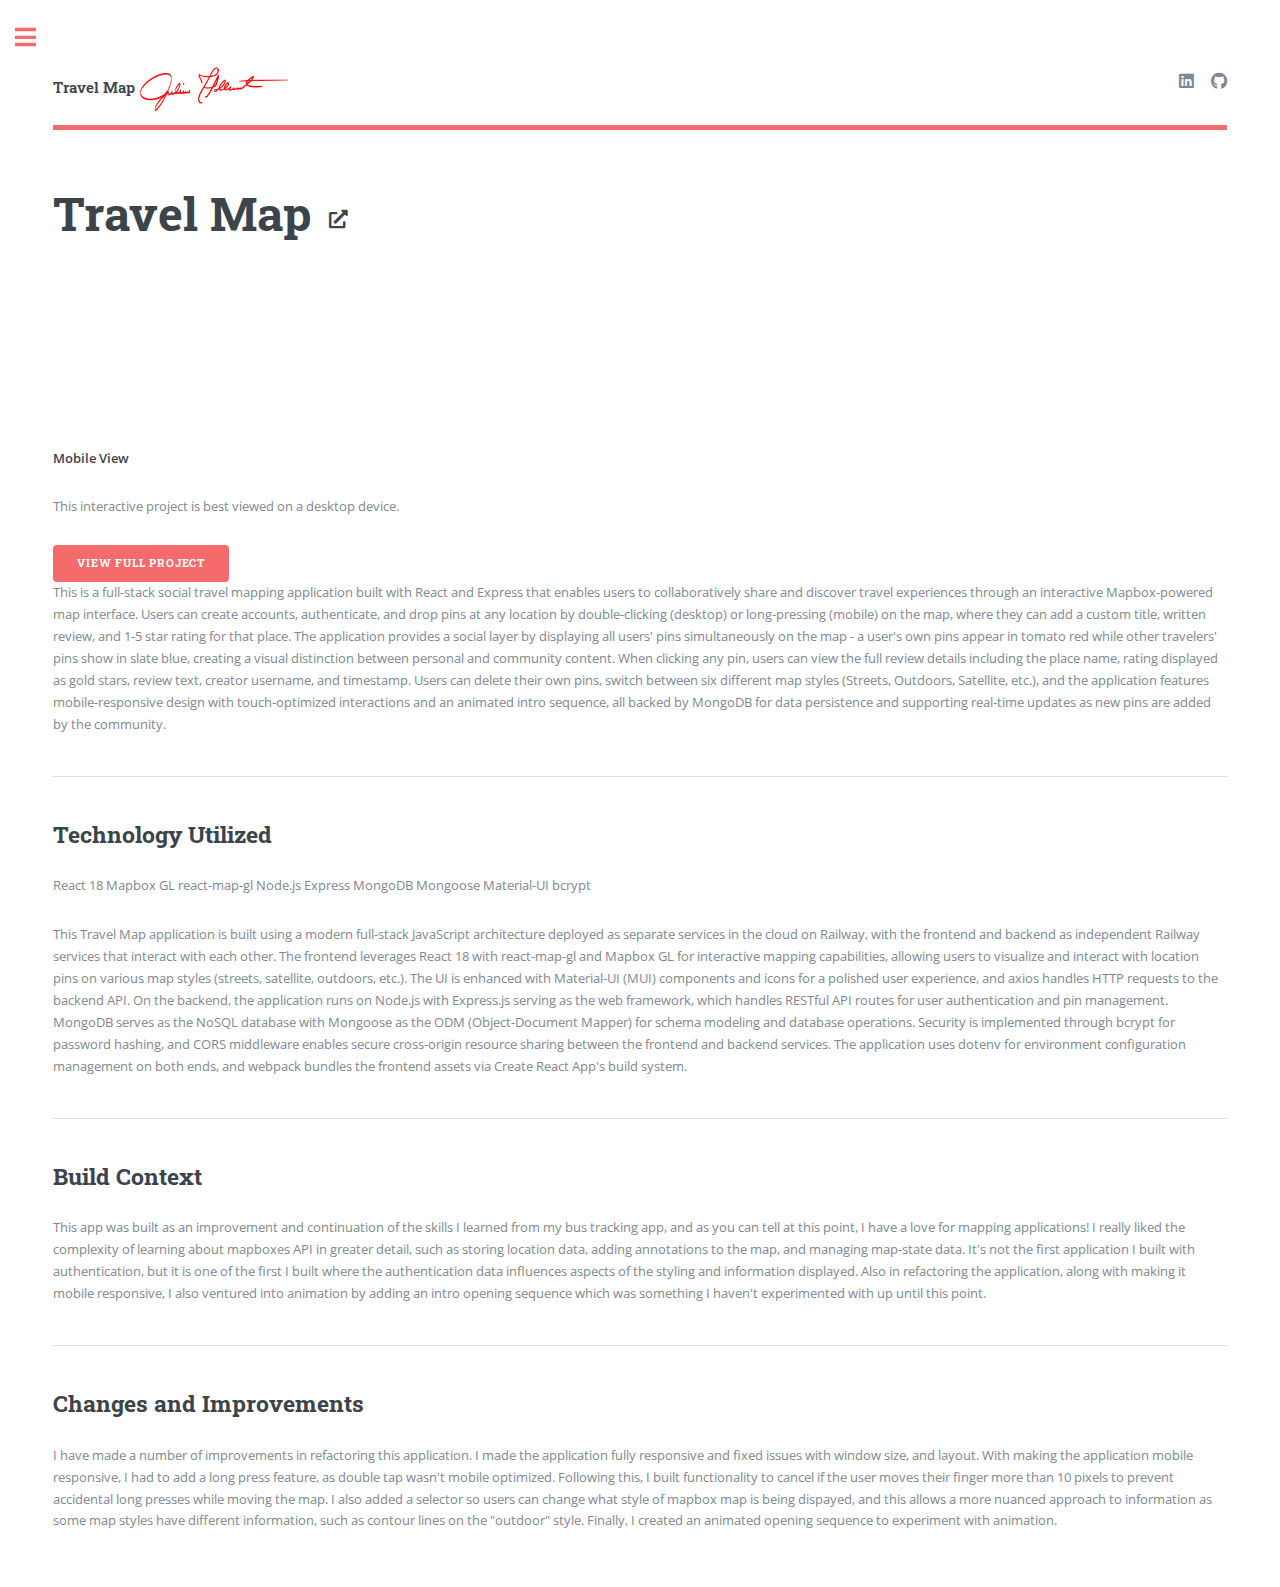
<file: ProjectPages/TravelMap.html>
<!DOCTYPE HTML>
<html>
	<head>
		<title>Travel Map | Julius Holbert</title>
		<meta charset="utf-8" />
		<meta name="viewport" content="width=device-width, initial-scale=1, user-scalable=no" />
		<meta name="description" content="Travel Map - An interactive social map application built with React, Mapbox, and MongoDB." />
		<link rel="stylesheet" href="../assets/css/main.css" />
	</head>
	<body class="is-preload">

		<!-- Wrapper -->
			<div id="wrapper">

				<!-- Main -->
					<div id="main">
						<div class="inner">

							<!-- Header -->
								<header id="header">
									<a href="../index.html" class="logo"><strong>Travel Map</strong> <img class="signaturelogo" src="../images/Logo.png" alt="Julius Holbert Logo"/> </a>
									<ul class="icons">
										<li><a href="https://www.linkedin.com/in/julius-holbert/" target="_blank" class="icon brands fa-linkedin"><span class="label">LinkedIn</span></a></li>
										<li><a href="https://github.com/JuliusHolbert" target="_blank" class="icon brands fa-github"><span class="label">Github</span></a></li>
									</ul>
								</header>

							<!-- Content -->
								<section>
									<header class="main">
										<h1>Travel Map <a href="https://frontend-production-b746.up.railway.app/" target="_blank" class="icon solid fa-external-link-alt" style="font-size: 0.4em; margin-left: 0.3em; vertical-align: middle;"></a></h1>
									</header>

									<div class="project-iframe-container">
										<iframe
											src="https://frontend-production-b746.up.railway.app/"
											title="Travel Map"
											allowfullscreen
											loading="lazy">
										</iframe>
										<div class="mobile-view-notice">
											<p><strong>Mobile View</strong></p>
											<p>This interactive project is best viewed on a desktop device.</p>
											<a href="https://frontend-production-b746.up.railway.app/" target="_blank" class="button primary">View Full Project</a>
										</div>
									</div>

									<p>This is a full-stack social travel mapping application built with React and Express that enables users to collaboratively share and discover travel experiences through an interactive Mapbox-powered map interface. Users can create accounts, authenticate, and drop pins at any location by double-clicking (desktop) or long-pressing (mobile) on the map, where they can add a custom title, written review, and 1-5 star rating for that place. The application provides a social layer by displaying all users' pins simultaneously on the map - a user's own pins appear in tomato red while other travelers' pins show in slate blue, creating a visual distinction between personal and community content. When clicking any pin, users can view the full review details including the place name, rating displayed as gold stars, review text, creator username, and timestamp. Users can delete their own pins, switch between six different map styles (Streets, Outdoors, Satellite, etc.), and the application features mobile-responsive design with touch-optimized interactions and an animated intro sequence, all backed by MongoDB for data persistence and supporting real-time updates as new pins are added by the community.</p>

									<hr class="major" />

									<h2>Technology Utilized</h2>
									<div class="tech-tags" style="padding: 0; margin-bottom: 2em;">
										<span class="tech-tag">React 18</span>
										<span class="tech-tag">Mapbox GL</span>
										<span class="tech-tag">react-map-gl</span>
										<span class="tech-tag">Node.js</span>
										<span class="tech-tag">Express</span>
										<span class="tech-tag">MongoDB</span>
										<span class="tech-tag">Mongoose</span>
										<span class="tech-tag">Material-UI</span>
										<span class="tech-tag">bcrypt</span>
									</div>
									<p>This Travel Map application is built using a modern full-stack JavaScript architecture deployed as separate services in the cloud on Railway, with the frontend and backend as independent Railway services that interact with each other. The frontend leverages React 18 with react-map-gl and Mapbox GL for interactive mapping capabilities, allowing users to visualize and interact with location pins on various map styles (streets, satellite, outdoors, etc.). The UI is enhanced with Material-UI (MUI) components and icons for a polished user experience, and axios handles HTTP requests to the backend API. On the backend, the application runs on Node.js with Express.js serving as the web framework, which handles RESTful API routes for user authentication and pin management. MongoDB serves as the NoSQL database with Mongoose as the ODM (Object-Document Mapper) for schema modeling and database operations. Security is implemented through bcrypt for password hashing, and CORS middleware enables secure cross-origin resource sharing between the frontend and backend services. The application uses dotenv for environment configuration management on both ends, and webpack bundles the frontend assets via Create React App's build system.</p>

									<hr class="major" />

									<h2>Build Context</h2>
									<p>This app was built as an improvement and continuation of the skills I learned from my bus tracking app, and as you can tell at this point, I have a love for mapping applications! I really liked the complexity of learning about mapboxes API in greater detail, such as storing location data, adding annotations to the map, and managing map-state data. It's not the first application I built with authentication, but it is one of the first I built where the authentication data influences aspects of the styling and information displayed. Also in refactoring the application, along with making it mobile responsive, I also ventured into animation by adding an intro opening sequence which was something I haven't experimented with up until this point.</p>

									<hr class="major" />

									<h2>Changes and Improvements</h2>
									<p>I have made a number of improvements in refactoring this application. I made the application fully responsive and fixed issues with window size, and layout. With making the application mobile responsive, I had to add a long press feature, as double tap wasn't mobile optimized. Following this, I built functionality to cancel if the user moves their finger more than 10 pixels to prevent accidental long presses while moving the map. I also added a selector so users can change what style of mapbox map is being dispayed, and this allows a more nuanced approach to information as some map styles have different information, such as contour lines on the "outdoor" style. Finally, I created an animated opening sequence to experiment with animation.</p>
								</section>

						</div>
					</div>

				<!-- Sidebar -->
					<div id="sidebar" class="inactive">
						<div class="inner">

							<!-- Menu -->
								<nav id="menu">
									<header class="major">
										<h2>Menu</h2>
									</header>
									<ul>
										<li><a href="../index.html">Homepage</a></li>
										<li><a href="../about.html">About</a></li>
										<li>
											<span class="opener">Projects</span>
											<ul>
												<li><a href="Marco.html">Marco</a></li>
												<li><a href="FacebookClone.html">Facebook Clone</a></li>
												<li><a href="ChatGPT.html">ChatGPT Clone</a></li>
												<li><a href="TravelMap.html">Travel Map</a></li>
												<li><a href="IOSCardWar.html">iOS Card War</a></li>
												<li><a href="BusTracker.html">Bus Tracker</a></li>
											</ul>
										</li>
									</ul>
								</nav>

							<!-- Contact Info -->
								<section>
									<header class="major">
										<h2>Contact</h2>
									</header>
									<p>The best way to get in touch with me is to send me an email. Please include the reason you're reaching out in the subject line.</p>
									<ul class="contact">
										<li class="icon solid fa-envelope"><a href="mailto:juliusholbert@gmail.com">juliusholbert@gmail.com</a></li>
										<li class="icon solid fa-home">Largo, FL</li>
									</ul>
								</section>

							<!-- Footer -->
								<footer id="footer">
									<p class="copyright">Design: <a href="https://html5up.net">HTML5 UP</a>.</p>
								</footer>

						</div>
					</div>

			</div>

		<!-- Scripts -->
			<script src="../assets/js/jquery.min.js"></script>
			<script src="../assets/js/browser.min.js"></script>
			<script src="../assets/js/breakpoints.min.js"></script>
			<script src="../assets/js/util.js"></script>
			<script src="../assets/js/main.js"></script>
			<script>
				// Sidebar and menu state management
				$(document).ready(function() {
					if (sessionStorage.getItem('sidebarOpen') === 'true') {
						$('#sidebar').removeClass('inactive');
					}
					if (sessionStorage.getItem('projectsMenuOpen') === 'true') {
						$('#menu .opener').addClass('active');
					}
					$('#sidebar .toggle').on('click', function() {
						setTimeout(function() {
							var isOpen = !$('#sidebar').hasClass('inactive');
							sessionStorage.setItem('sidebarOpen', isOpen);
						}, 10);
					});
					$('#menu .opener').on('click', function() {
						setTimeout(function() {
							var isOpen = $('#menu .opener').hasClass('active');
							sessionStorage.setItem('projectsMenuOpen', isOpen);
						}, 10);
					});
				});
			</script>

	</body>
</html>
</file>
<file: assets/css/main.css>
@import url(fontawesome-all.min.css);
@import url("https://fonts.googleapis.com/css?family=Open+Sans:400,600,400italic,600italic|Roboto+Slab:400,700");
/*
	Editorial by HTML5 UP
	html5up.net | @ajlkn
	Free for personal and commercial use under the CCA 3.0 license (html5up.net/license)
*/
html, body, div, span, applet, object,
iframe, h1, h2, h3, h4, h5, h6, p, blockquote,
pre, a, abbr, acronym, address, big, cite,
code, del, dfn, em, img, ins, kbd, q, s, samp,
small, strike, strong, sub, sup, tt, var, b,
u, i, center, dl, dt, dd, ol, ul, li, fieldset,
form, label, legend, table, caption, tbody,
tfoot, thead, tr, th, td, article, aside,
canvas, details, embed, figure, figcaption,
footer, header, hgroup, menu, nav, output, ruby,
section, summary, time, mark, audio, video {
  margin: 0;
  padding: 0;
  border: 0;
  font-size: 100%;
  font: inherit;
  vertical-align: baseline; }

article, aside, details, figcaption, figure,
footer, header, hgroup, menu, nav, section {
  display: block; }

body {
  line-height: 1; }

ol, ul {
  list-style: none; }

blockquote, q {
  quotes: none; }
  blockquote:before, blockquote:after, q:before, q:after {
    content: '';
    content: none; }

table {
  border-collapse: collapse;
  border-spacing: 0; }

body {
  -webkit-text-size-adjust: none; }

mark {
  background-color: transparent;
  color: inherit; }

input::-moz-focus-inner {
  border: 0;
  padding: 0; }

input, select, textarea {
  -moz-appearance: none;
  -webkit-appearance: none;
  -ms-appearance: none;
  appearance: none; }

/* Basic */
@-ms-viewport {
  width: device-width; }

body {
  -ms-overflow-style: scrollbar; }

@media screen and (max-width: 480px) {
  html, body {
    min-width: 320px; } }

html {
  box-sizing: border-box; }

*, *:before, *:after {
  box-sizing: inherit; }

body {
  background: #ffffff; }
  body.is-preload *, body.is-preload *:before, body.is-preload *:after, body.is-resizing *, body.is-resizing *:before, body.is-resizing *:after {
    -moz-animation: none !important;
    -webkit-animation: none !important;
    -ms-animation: none !important;
    animation: none !important;
    -moz-transition: none !important;
    -webkit-transition: none !important;
    -ms-transition: none !important;
    transition: none !important; }

/* Type */
body, input, select, textarea {
  color: #7f888f;
  font-family: "Open Sans", sans-serif;
  font-size: 13pt;
  font-weight: 400;
  line-height: 1.65; }
  @media screen and (max-width: 1680px) {
    body, input, select, textarea {
      font-size: 11pt; } }
  @media screen and (max-width: 1280px) {
    body, input, select, textarea {
      font-size: 10pt; } }
  @media screen and (max-width: 360px) {
    body, input, select, textarea {
      font-size: 9pt; } }

.signaturelogo {
  width: 150px;
  height: 45px;
  vertical-align: middle;
}

a {
  -moz-transition: color 0.2s ease-in-out, border-bottom-color 0.2s ease-in-out;
  -webkit-transition: color 0.2s ease-in-out, border-bottom-color 0.2s ease-in-out;
  -ms-transition: color 0.2s ease-in-out, border-bottom-color 0.2s ease-in-out;
  transition: color 0.2s ease-in-out, border-bottom-color 0.2s ease-in-out;
  border-bottom: dotted 1px;
  color: #f56a6a;
  text-decoration: none; }
  a:hover {
    border-bottom-color: #f56a6a;
    color: #f56a6a !important; }
    a:hover strong {
      color: inherit; }

strong, b {
  color: #3d4449;
  font-weight: 600; }

em, i {
  font-style: italic; }

p {
  margin: 0 0 2em 0; }

.ProfilePic {
  border-radius: 30px;
}

h1, h2, h3, h4, h5, h6 {
  color: #3d4449;
  font-family: "Roboto Slab", serif;
  font-weight: 700;
  line-height: 1.5;
  margin: 0 0 1em 0; }
  h1 a, h2 a, h3 a, h4 a, h5 a, h6 a {
    color: inherit;
    text-decoration: none;
    border-bottom: 0; }

h1 {
  font-size: 4em;
  margin: 0 0 0.5em 0;
  line-height: 1.3; }

h2 {
  font-size: 1.75em; }

h3 {
  font-size: 1.25em; }

h4 {
  font-size: 1.1em; }

h5 {
  font-size: 0.9em; }

h6 {
  font-size: 0.7em; }

@media screen and (max-width: 1680px) {
  h1 {
    font-size: 3.5em; } }

@media screen and (max-width: 980px) {
  h1 {
    font-size: 3.25em; } }

@media screen and (max-width: 736px) {
  h1 {
    font-size: 2em;
    line-height: 1.4; }
  h2 {
    font-size: 1.5em; } }

sub {
  font-size: 0.8em;
  position: relative;
  top: 0.5em; }

sup {
  font-size: 0.8em;
  position: relative;
  top: -0.5em; }

blockquote {
  border-left: solid 3px rgba(210, 215, 217, 0.75);
  font-style: italic;
  margin: 0 0 2em 0;
  padding: 0.5em 0 0.5em 2em; }

code {
  background: rgba(230, 235, 237, 0.25);
  border-radius: 0.375em;
  border: solid 1px rgba(210, 215, 217, 0.75);
  font-family: "Courier New", monospace;
  font-size: 0.9em;
  margin: 0 0.25em;
  padding: 0.25em 0.65em; }

pre {
  -webkit-overflow-scrolling: touch;
  font-family: "Courier New", monospace;
  font-size: 0.9em;
  margin: 0 0 2em 0; }
  pre code {
    display: block;
    line-height: 1.75;
    padding: 1em 1.5em;
    overflow-x: auto; }

hr {
  border: 0;
  border-bottom: solid 1px rgba(210, 215, 217, 0.75);
  margin: 2em 0; }
  hr.major {
    margin: 3em 0; }

.align-left {
  text-align: left; }

.align-center {
  text-align: center; }

.align-right {
  text-align: right; }

/* Row */
.row {
  display: flex;
  flex-wrap: wrap;
  box-sizing: border-box;
  align-items: stretch; }
  .row > * {
    box-sizing: border-box; }
  .row.gtr-uniform > * > :last-child {
    margin-bottom: 0; }
  .row.aln-left {
    justify-content: flex-start; }
  .row.aln-center {
    justify-content: center; }
  .row.aln-right {
    justify-content: flex-end; }
  .row.aln-top {
    align-items: flex-start; }
  .row.aln-middle {
    align-items: center; }
  .row.aln-bottom {
    align-items: flex-end; }
  .row > .imp {
    order: -1; }
  .row > .col-1 {
    width: 8.33333%; }
  .row > .off-1 {
    margin-left: 8.33333%; }
  .row > .col-2 {
    width: 16.66667%; }
  .row > .off-2 {
    margin-left: 16.66667%; }
  .row > .col-3 {
    width: 25%; }
  .row > .off-3 {
    margin-left: 25%; }
  .row > .col-4 {
    width: 33.33333%; }
  .row > .off-4 {
    margin-left: 33.33333%; }
  .row > .col-5 {
    width: 41.66667%; }
  .row > .off-5 {
    margin-left: 41.66667%; }
  .row > .col-6 {
    width: 50%; }
  .row > .off-6 {
    margin-left: 50%; }
  .row > .col-7 {
    width: 58.33333%; }
  .row > .off-7 {
    margin-left: 58.33333%; }
  .row > .col-8 {
    width: 66.66667%; }
  .row > .off-8 {
    margin-left: 66.66667%; }
  .row > .col-9 {
    width: 75%; }
  .row > .off-9 {
    margin-left: 75%; }
  .row > .col-10 {
    width: 83.33333%; }
  .row > .off-10 {
    margin-left: 83.33333%; }
  .row > .col-11 {
    width: 91.66667%; }
  .row > .off-11 {
    margin-left: 91.66667%; }
  .row > .col-12 {
    width: 100%; }
  .row > .off-12 {
    margin-left: 100%; }
  .row.gtr-0 {
    margin-top: 0;
    margin-left: 0em; }
    .row.gtr-0 > * {
      padding: 0 0 0 0em; }
    .row.gtr-0.gtr-uniform {
      margin-top: 0em; }
      .row.gtr-0.gtr-uniform > * {
        padding-top: 0em; }
  .row.gtr-25 {
    margin-top: 0;
    margin-left: -0.375em; }
    .row.gtr-25 > * {
      padding: 0 0 0 0.375em; }
    .row.gtr-25.gtr-uniform {
      margin-top: -0.375em; }
      .row.gtr-25.gtr-uniform > * {
        padding-top: 0.375em; }
  .row.gtr-50 {
    margin-top: 0;
    margin-left: -0.75em; }
    .row.gtr-50 > * {
      padding: 0 0 0 0.75em; }
    .row.gtr-50.gtr-uniform {
      margin-top: -0.75em; }
      .row.gtr-50.gtr-uniform > * {
        padding-top: 0.75em; }
  .row {
    margin-top: 0;
    margin-left: -1.5em; }
    .row > * {
      padding: 0 0 0 1.5em; }
    .row.gtr-uniform {
      margin-top: -1.5em; }
      .row.gtr-uniform > * {
        padding-top: 1.5em; }
  .row.gtr-150 {
    margin-top: 0;
    margin-left: -2.25em; }
    .row.gtr-150 > * {
      padding: 0 0 0 2.25em; }
    .row.gtr-150.gtr-uniform {
      margin-top: -2.25em; }
      .row.gtr-150.gtr-uniform > * {
        padding-top: 2.25em; }
  .row.gtr-200 {
    margin-top: 0;
    margin-left: -3em; }
    .row.gtr-200 > * {
      padding: 0 0 0 3em; }
    .row.gtr-200.gtr-uniform {
      margin-top: -3em; }
      .row.gtr-200.gtr-uniform > * {
        padding-top: 3em; }
  @media screen and (max-width: 1680px) {
    .row {
      display: flex;
      flex-wrap: wrap;
      box-sizing: border-box;
      align-items: stretch; }
      .row > * {
        box-sizing: border-box; }
      .row.gtr-uniform > * > :last-child {
        margin-bottom: 0; }
      .row.aln-left {
        justify-content: flex-start; }
      .row.aln-center {
        justify-content: center; }
      .row.aln-right {
        justify-content: flex-end; }
      .row.aln-top {
        align-items: flex-start; }
      .row.aln-middle {
        align-items: center; }
      .row.aln-bottom {
        align-items: flex-end; }
      .row > .imp-xlarge {
        order: -1; }
      .row > .col-1-xlarge {
        width: 8.33333%; }
      .row > .off-1-xlarge {
        margin-left: 8.33333%; }
      .row > .col-2-xlarge {
        width: 16.66667%; }
      .row > .off-2-xlarge {
        margin-left: 16.66667%; }
      .row > .col-3-xlarge {
        width: 25%; }
      .row > .off-3-xlarge {
        margin-left: 25%; }
      .row > .col-4-xlarge {
        width: 33.33333%; }
      .row > .off-4-xlarge {
        margin-left: 33.33333%; }
      .row > .col-5-xlarge {
        width: 41.66667%; }
      .row > .off-5-xlarge {
        margin-left: 41.66667%; }
      .row > .col-6-xlarge {
        width: 50%; }
      .row > .off-6-xlarge {
        margin-left: 50%; }
      .row > .col-7-xlarge {
        width: 58.33333%; }
      .row > .off-7-xlarge {
        margin-left: 58.33333%; }
      .row > .col-8-xlarge {
        width: 66.66667%; }
      .row > .off-8-xlarge {
        margin-left: 66.66667%; }
      .row > .col-9-xlarge {
        width: 75%; }
      .row > .off-9-xlarge {
        margin-left: 75%; }
      .row > .col-10-xlarge {
        width: 83.33333%; }
      .row > .off-10-xlarge {
        margin-left: 83.33333%; }
      .row > .col-11-xlarge {
        width: 91.66667%; }
      .row > .off-11-xlarge {
        margin-left: 91.66667%; }
      .row > .col-12-xlarge {
        width: 100%; }
      .row > .off-12-xlarge {
        margin-left: 100%; }
      .row.gtr-0 {
        margin-top: 0;
        margin-left: 0em; }
        .row.gtr-0 > * {
          padding: 0 0 0 0em; }
        .row.gtr-0.gtr-uniform {
          margin-top: 0em; }
          .row.gtr-0.gtr-uniform > * {
            padding-top: 0em; }
      .row.gtr-25 {
        margin-top: 0;
        margin-left: -0.375em; }
        .row.gtr-25 > * {
          padding: 0 0 0 0.375em; }
        .row.gtr-25.gtr-uniform {
          margin-top: -0.375em; }
          .row.gtr-25.gtr-uniform > * {
            padding-top: 0.375em; }
      .row.gtr-50 {
        margin-top: 0;
        margin-left: -0.75em; }
        .row.gtr-50 > * {
          padding: 0 0 0 0.75em; }
        .row.gtr-50.gtr-uniform {
          margin-top: -0.75em; }
          .row.gtr-50.gtr-uniform > * {
            padding-top: 0.75em; }
      .row {
        margin-top: 0;
        margin-left: -1.5em; }
        .row > * {
          padding: 0 0 0 1.5em; }
        .row.gtr-uniform {
          margin-top: -1.5em; }
          .row.gtr-uniform > * {
            padding-top: 1.5em; }
      .row.gtr-150 {
        margin-top: 0;
        margin-left: -2.25em; }
        .row.gtr-150 > * {
          padding: 0 0 0 2.25em; }
        .row.gtr-150.gtr-uniform {
          margin-top: -2.25em; }
          .row.gtr-150.gtr-uniform > * {
            padding-top: 2.25em; }
      .row.gtr-200 {
        margin-top: 0;
        margin-left: -3em; }
        .row.gtr-200 > * {
          padding: 0 0 0 3em; }
        .row.gtr-200.gtr-uniform {
          margin-top: -3em; }
          .row.gtr-200.gtr-uniform > * {
            padding-top: 3em; } }
  @media screen and (max-width: 1280px) {
    .row {
      display: flex;
      flex-wrap: wrap;
      box-sizing: border-box;
      align-items: stretch; }
      .row > * {
        box-sizing: border-box; }
      .row.gtr-uniform > * > :last-child {
        margin-bottom: 0; }
      .row.aln-left {
        justify-content: flex-start; }
      .row.aln-center {
        justify-content: center; }
      .row.aln-right {
        justify-content: flex-end; }
      .row.aln-top {
        align-items: flex-start; }
      .row.aln-middle {
        align-items: center; }
      .row.aln-bottom {
        align-items: flex-end; }
      .row > .imp-large {
        order: -1; }
      .row > .col-1-large {
        width: 8.33333%; }
      .row > .off-1-large {
        margin-left: 8.33333%; }
      .row > .col-2-large {
        width: 16.66667%; }
      .row > .off-2-large {
        margin-left: 16.66667%; }
      .row > .col-3-large {
        width: 25%; }
      .row > .off-3-large {
        margin-left: 25%; }
      .row > .col-4-large {
        width: 33.33333%; }
      .row > .off-4-large {
        margin-left: 33.33333%; }
      .row > .col-5-large {
        width: 41.66667%; }
      .row > .off-5-large {
        margin-left: 41.66667%; }
      .row > .col-6-large {
        width: 50%; }
      .row > .off-6-large {
        margin-left: 50%; }
      .row > .col-7-large {
        width: 58.33333%; }
      .row > .off-7-large {
        margin-left: 58.33333%; }
      .row > .col-8-large {
        width: 66.66667%; }
      .row > .off-8-large {
        margin-left: 66.66667%; }
      .row > .col-9-large {
        width: 75%; }
      .row > .off-9-large {
        margin-left: 75%; }
      .row > .col-10-large {
        width: 83.33333%; }
      .row > .off-10-large {
        margin-left: 83.33333%; }
      .row > .col-11-large {
        width: 91.66667%; }
      .row > .off-11-large {
        margin-left: 91.66667%; }
      .row > .col-12-large {
        width: 100%; }
      .row > .off-12-large {
        margin-left: 100%; }
      .row.gtr-0 {
        margin-top: 0;
        margin-left: 0em; }
        .row.gtr-0 > * {
          padding: 0 0 0 0em; }
        .row.gtr-0.gtr-uniform {
          margin-top: 0em; }
          .row.gtr-0.gtr-uniform > * {
            padding-top: 0em; }
      .row.gtr-25 {
        margin-top: 0;
        margin-left: -0.375em; }
        .row.gtr-25 > * {
          padding: 0 0 0 0.375em; }
        .row.gtr-25.gtr-uniform {
          margin-top: -0.375em; }
          .row.gtr-25.gtr-uniform > * {
            padding-top: 0.375em; }
      .row.gtr-50 {
        margin-top: 0;
        margin-left: -0.75em; }
        .row.gtr-50 > * {
          padding: 0 0 0 0.75em; }
        .row.gtr-50.gtr-uniform {
          margin-top: -0.75em; }
          .row.gtr-50.gtr-uniform > * {
            padding-top: 0.75em; }
      .row {
        margin-top: 0;
        margin-left: -1.5em; }
        .row > * {
          padding: 0 0 0 1.5em; }
        .row.gtr-uniform {
          margin-top: -1.5em; }
          .row.gtr-uniform > * {
            padding-top: 1.5em; }
      .row.gtr-150 {
        margin-top: 0;
        margin-left: -2.25em; }
        .row.gtr-150 > * {
          padding: 0 0 0 2.25em; }
        .row.gtr-150.gtr-uniform {
          margin-top: -2.25em; }
          .row.gtr-150.gtr-uniform > * {
            padding-top: 2.25em; }
      .row.gtr-200 {
        margin-top: 0;
        margin-left: -3em; }
        .row.gtr-200 > * {
          padding: 0 0 0 3em; }
        .row.gtr-200.gtr-uniform {
          margin-top: -3em; }
          .row.gtr-200.gtr-uniform > * {
            padding-top: 3em; } }
  @media screen and (max-width: 980px) {
    .row {
      display: flex;
      flex-wrap: wrap;
      box-sizing: border-box;
      align-items: stretch; }
      .row > * {
        box-sizing: border-box; }
      .row.gtr-uniform > * > :last-child {
        margin-bottom: 0; }
      .row.aln-left {
        justify-content: flex-start; }
      .row.aln-center {
        justify-content: center; }
      .row.aln-right {
        justify-content: flex-end; }
      .row.aln-top {
        align-items: flex-start; }
      .row.aln-middle {
        align-items: center; }
      .row.aln-bottom {
        align-items: flex-end; }
      .row > .imp-medium {
        order: -1; }
      .row > .col-1-medium {
        width: 8.33333%; }
      .row > .off-1-medium {
        margin-left: 8.33333%; }
      .row > .col-2-medium {
        width: 16.66667%; }
      .row > .off-2-medium {
        margin-left: 16.66667%; }
      .row > .col-3-medium {
        width: 25%; }
      .row > .off-3-medium {
        margin-left: 25%; }
      .row > .col-4-medium {
        width: 33.33333%; }
      .row > .off-4-medium {
        margin-left: 33.33333%; }
      .row > .col-5-medium {
        width: 41.66667%; }
      .row > .off-5-medium {
        margin-left: 41.66667%; }
      .row > .col-6-medium {
        width: 50%; }
      .row > .off-6-medium {
        margin-left: 50%; }
      .row > .col-7-medium {
        width: 58.33333%; }
      .row > .off-7-medium {
        margin-left: 58.33333%; }
      .row > .col-8-medium {
        width: 66.66667%; }
      .row > .off-8-medium {
        margin-left: 66.66667%; }
      .row > .col-9-medium {
        width: 75%; }
      .row > .off-9-medium {
        margin-left: 75%; }
      .row > .col-10-medium {
        width: 83.33333%; }
      .row > .off-10-medium {
        margin-left: 83.33333%; }
      .row > .col-11-medium {
        width: 91.66667%; }
      .row > .off-11-medium {
        margin-left: 91.66667%; }
      .row > .col-12-medium {
        width: 100%; }
      .row > .off-12-medium {
        margin-left: 100%; }
      .row.gtr-0 {
        margin-top: 0;
        margin-left: 0em; }
        .row.gtr-0 > * {
          padding: 0 0 0 0em; }
        .row.gtr-0.gtr-uniform {
          margin-top: 0em; }
          .row.gtr-0.gtr-uniform > * {
            padding-top: 0em; }
      .row.gtr-25 {
        margin-top: 0;
        margin-left: -0.375em; }
        .row.gtr-25 > * {
          padding: 0 0 0 0.375em; }
        .row.gtr-25.gtr-uniform {
          margin-top: -0.375em; }
          .row.gtr-25.gtr-uniform > * {
            padding-top: 0.375em; }
      .row.gtr-50 {
        margin-top: 0;
        margin-left: -0.75em; }
        .row.gtr-50 > * {
          padding: 0 0 0 0.75em; }
        .row.gtr-50.gtr-uniform {
          margin-top: -0.75em; }
          .row.gtr-50.gtr-uniform > * {
            padding-top: 0.75em; }
      .row {
        margin-top: 0;
        margin-left: -1.5em; }
        .row > * {
          padding: 0 0 0 1.5em; }
        .row.gtr-uniform {
          margin-top: -1.5em; }
          .row.gtr-uniform > * {
            padding-top: 1.5em; }
      .row.gtr-150 {
        margin-top: 0;
        margin-left: -2.25em; }
        .row.gtr-150 > * {
          padding: 0 0 0 2.25em; }
        .row.gtr-150.gtr-uniform {
          margin-top: -2.25em; }
          .row.gtr-150.gtr-uniform > * {
            padding-top: 2.25em; }
      .row.gtr-200 {
        margin-top: 0;
        margin-left: -3em; }
        .row.gtr-200 > * {
          padding: 0 0 0 3em; }
        .row.gtr-200.gtr-uniform {
          margin-top: -3em; }
          .row.gtr-200.gtr-uniform > * {
            padding-top: 3em; } }
  @media screen and (max-width: 736px) {
    .row {
      display: flex;
      flex-wrap: wrap;
      box-sizing: border-box;
      align-items: stretch; }
      .row > * {
        box-sizing: border-box; }
      .row.gtr-uniform > * > :last-child {
        margin-bottom: 0; }
      .row.aln-left {
        justify-content: flex-start; }
      .row.aln-center {
        justify-content: center; }
      .row.aln-right {
        justify-content: flex-end; }
      .row.aln-top {
        align-items: flex-start; }
      .row.aln-middle {
        align-items: center; }
      .row.aln-bottom {
        align-items: flex-end; }
      .row > .imp-small {
        order: -1; }
      .row > .col-1-small {
        width: 8.33333%; }
      .row > .off-1-small {
        margin-left: 8.33333%; }
      .row > .col-2-small {
        width: 16.66667%; }
      .row > .off-2-small {
        margin-left: 16.66667%; }
      .row > .col-3-small {
        width: 25%; }
      .row > .off-3-small {
        margin-left: 25%; }
      .row > .col-4-small {
        width: 33.33333%; }
      .row > .off-4-small {
        margin-left: 33.33333%; }
      .row > .col-5-small {
        width: 41.66667%; }
      .row > .off-5-small {
        margin-left: 41.66667%; }
      .row > .col-6-small {
        width: 50%; }
      .row > .off-6-small {
        margin-left: 50%; }
      .row > .col-7-small {
        width: 58.33333%; }
      .row > .off-7-small {
        margin-left: 58.33333%; }
      .row > .col-8-small {
        width: 66.66667%; }
      .row > .off-8-small {
        margin-left: 66.66667%; }
      .row > .col-9-small {
        width: 75%; }
      .row > .off-9-small {
        margin-left: 75%; }
      .row > .col-10-small {
        width: 83.33333%; }
      .row > .off-10-small {
        margin-left: 83.33333%; }
      .row > .col-11-small {
        width: 91.66667%; }
      .row > .off-11-small {
        margin-left: 91.66667%; }
      .row > .col-12-small {
        width: 100%; }
      .row > .off-12-small {
        margin-left: 100%; }
      .row.gtr-0 {
        margin-top: 0;
        margin-left: 0em; }
        .row.gtr-0 > * {
          padding: 0 0 0 0em; }
        .row.gtr-0.gtr-uniform {
          margin-top: 0em; }
          .row.gtr-0.gtr-uniform > * {
            padding-top: 0em; }
      .row.gtr-25 {
        margin-top: 0;
        margin-left: -0.375em; }
        .row.gtr-25 > * {
          padding: 0 0 0 0.375em; }
        .row.gtr-25.gtr-uniform {
          margin-top: -0.375em; }
          .row.gtr-25.gtr-uniform > * {
            padding-top: 0.375em; }
      .row.gtr-50 {
        margin-top: 0;
        margin-left: -0.75em; }
        .row.gtr-50 > * {
          padding: 0 0 0 0.75em; }
        .row.gtr-50.gtr-uniform {
          margin-top: -0.75em; }
          .row.gtr-50.gtr-uniform > * {
            padding-top: 0.75em; }
      .row {
        margin-top: 0;
        margin-left: -1.5em; }
        .row > * {
          padding: 0 0 0 1.5em; }
        .row.gtr-uniform {
          margin-top: -1.5em; }
          .row.gtr-uniform > * {
            padding-top: 1.5em; }
      .row.gtr-150 {
        margin-top: 0;
        margin-left: -2.25em; }
        .row.gtr-150 > * {
          padding: 0 0 0 2.25em; }
        .row.gtr-150.gtr-uniform {
          margin-top: -2.25em; }
          .row.gtr-150.gtr-uniform > * {
            padding-top: 2.25em; }
      .row.gtr-200 {
        margin-top: 0;
        margin-left: -3em; }
        .row.gtr-200 > * {
          padding: 0 0 0 3em; }
        .row.gtr-200.gtr-uniform {
          margin-top: -3em; }
          .row.gtr-200.gtr-uniform > * {
            padding-top: 3em; } }
  @media screen and (max-width: 480px) {
    .row {
      display: flex;
      flex-wrap: wrap;
      box-sizing: border-box;
      align-items: stretch; }
      .row > * {
        box-sizing: border-box; }
      .row.gtr-uniform > * > :last-child {
        margin-bottom: 0; }
      .row.aln-left {
        justify-content: flex-start; }
      .row.aln-center {
        justify-content: center; }
      .row.aln-right {
        justify-content: flex-end; }
      .row.aln-top {
        align-items: flex-start; }
      .row.aln-middle {
        align-items: center; }
      .row.aln-bottom {
        align-items: flex-end; }
      .row > .imp-xsmall {
        order: -1; }
      .row > .col-1-xsmall {
        width: 8.33333%; }
      .row > .off-1-xsmall {
        margin-left: 8.33333%; }
      .row > .col-2-xsmall {
        width: 16.66667%; }
      .row > .off-2-xsmall {
        margin-left: 16.66667%; }
      .row > .col-3-xsmall {
        width: 25%; }
      .row > .off-3-xsmall {
        margin-left: 25%; }
      .row > .col-4-xsmall {
        width: 33.33333%; }
      .row > .off-4-xsmall {
        margin-left: 33.33333%; }
      .row > .col-5-xsmall {
        width: 41.66667%; }
      .row > .off-5-xsmall {
        margin-left: 41.66667%; }
      .row > .col-6-xsmall {
        width: 50%; }
      .row > .off-6-xsmall {
        margin-left: 50%; }
      .row > .col-7-xsmall {
        width: 58.33333%; }
      .row > .off-7-xsmall {
        margin-left: 58.33333%; }
      .row > .col-8-xsmall {
        width: 66.66667%; }
      .row > .off-8-xsmall {
        margin-left: 66.66667%; }
      .row > .col-9-xsmall {
        width: 75%; }
      .row > .off-9-xsmall {
        margin-left: 75%; }
      .row > .col-10-xsmall {
        width: 83.33333%; }
      .row > .off-10-xsmall {
        margin-left: 83.33333%; }
      .row > .col-11-xsmall {
        width: 91.66667%; }
      .row > .off-11-xsmall {
        margin-left: 91.66667%; }
      .row > .col-12-xsmall {
        width: 100%; }
      .row > .off-12-xsmall {
        margin-left: 100%; }
      .row.gtr-0 {
        margin-top: 0;
        margin-left: 0em; }
        .row.gtr-0 > * {
          padding: 0 0 0 0em; }
        .row.gtr-0.gtr-uniform {
          margin-top: 0em; }
          .row.gtr-0.gtr-uniform > * {
            padding-top: 0em; }
      .row.gtr-25 {
        margin-top: 0;
        margin-left: -0.375em; }
        .row.gtr-25 > * {
          padding: 0 0 0 0.375em; }
        .row.gtr-25.gtr-uniform {
          margin-top: -0.375em; }
          .row.gtr-25.gtr-uniform > * {
            padding-top: 0.375em; }
      .row.gtr-50 {
        margin-top: 0;
        margin-left: -0.75em; }
        .row.gtr-50 > * {
          padding: 0 0 0 0.75em; }
        .row.gtr-50.gtr-uniform {
          margin-top: -0.75em; }
          .row.gtr-50.gtr-uniform > * {
            padding-top: 0.75em; }
      .row {
        margin-top: 0;
        margin-left: -1.5em; }
        .row > * {
          padding: 0 0 0 1.5em; }
        .row.gtr-uniform {
          margin-top: -1.5em; }
          .row.gtr-uniform > * {
            padding-top: 1.5em; }
      .row.gtr-150 {
        margin-top: 0;
        margin-left: -2.25em; }
        .row.gtr-150 > * {
          padding: 0 0 0 2.25em; }
        .row.gtr-150.gtr-uniform {
          margin-top: -2.25em; }
          .row.gtr-150.gtr-uniform > * {
            padding-top: 2.25em; }
      .row.gtr-200 {
        margin-top: 0;
        margin-left: -3em; }
        .row.gtr-200 > * {
          padding: 0 0 0 3em; }
        .row.gtr-200.gtr-uniform {
          margin-top: -3em; }
          .row.gtr-200.gtr-uniform > * {
            padding-top: 3em; } }

/* Section/Article */
section.special, article.special {
  text-align: center; }

header p {
  font-family: "Roboto Slab", serif;
  font-size: 1em;
  font-weight: 400;
  letter-spacing: 0.075em;
  margin-top: -0.5em;
  text-transform: uppercase; }

header.major > :last-child {
  border-bottom: solid 3px #f56a6a;
  display: inline-block;
  margin: 0 0 2em 0;
  padding: 0 0.75em 0.5em 0; }

header.main > :last-child {
  margin: 0 0 1em 0; }

/* Form */
form {
  margin: 0 0 2em 0; }

label {
  color: #3d4449;
  display: block;
  font-size: 0.9em;
  font-weight: 600;
  margin: 0 0 1em 0; }

input[type="text"],
input[type="password"],
input[type="email"],
input[type="tel"],
input[type="search"],
input[type="url"],
select,
textarea {
  -moz-appearance: none;
  -webkit-appearance: none;
  -ms-appearance: none;
  appearance: none;
  background: #ffffff;
  border-radius: 0.375em;
  border: none;
  border: solid 1px rgba(210, 215, 217, 0.75);
  color: inherit;
  display: block;
  outline: 0;
  padding: 0 1em;
  text-decoration: none;
  width: 100%; }
  input[type="text"]:invalid,
  input[type="password"]:invalid,
  input[type="email"]:invalid,
  input[type="tel"]:invalid,
  input[type="search"]:invalid,
  input[type="url"]:invalid,
  select:invalid,
  textarea:invalid {
    box-shadow: none; }
  input[type="text"]:focus,
  input[type="password"]:focus,
  input[type="email"]:focus,
  input[type="tel"]:focus,
  input[type="search"]:focus,
  input[type="url"]:focus,
  select:focus,
  textarea:focus {
    border-color: #f56a6a;
    box-shadow: 0 0 0 1px #f56a6a; }

select {
  background-image: url("data:image/svg+xml;charset=utf8,%3Csvg xmlns='http://www.w3.org/2000/svg' width='40' height='40' preserveAspectRatio='none' viewBox='0 0 40 40'%3E%3Cpath d='M9.4,12.3l10.4,10.4l10.4-10.4c0.2-0.2,0.5-0.4,0.9-0.4c0.3,0,0.6,0.1,0.9,0.4l3.3,3.3c0.2,0.2,0.4,0.5,0.4,0.9 c0,0.4-0.1,0.6-0.4,0.9L20.7,31.9c-0.2,0.2-0.5,0.4-0.9,0.4c-0.3,0-0.6-0.1-0.9-0.4L4.3,17.3c-0.2-0.2-0.4-0.5-0.4-0.9 c0-0.4,0.1-0.6,0.4-0.9l3.3-3.3c0.2-0.2,0.5-0.4,0.9-0.4S9.1,12.1,9.4,12.3z' fill='rgba(210, 215, 217, 0.75)' /%3E%3C/svg%3E");
  background-size: 1.25em;
  background-repeat: no-repeat;
  background-position: calc(100% - 1em) center;
  height: 2.75em;
  padding-right: 2.75em;
  text-overflow: ellipsis; }
  select option {
    color: #3d4449;
    background: #ffffff; }
  select:focus::-ms-value {
    background-color: transparent; }
  select::-ms-expand {
    display: none; }

input[type="text"],
input[type="password"],
input[type="email"],
input[type="tel"],
input[type="search"],
input[type="url"],
select {
  height: 2.75em; }

textarea {
  padding: 0.75em 1em; }

input[type="checkbox"],
input[type="radio"] {
  -moz-appearance: none;
  -webkit-appearance: none;
  -ms-appearance: none;
  appearance: none;
  display: block;
  float: left;
  margin-right: -2em;
  opacity: 0;
  width: 1em;
  z-index: -1; }
  input[type="checkbox"] + label,
  input[type="radio"] + label {
    text-decoration: none;
    color: #7f888f;
    cursor: pointer;
    display: inline-block;
    font-size: 1em;
    font-weight: 400;
    padding-left: 2.4em;
    padding-right: 0.75em;
    position: relative; }
    input[type="checkbox"] + label:before,
    input[type="radio"] + label:before {
      -moz-osx-font-smoothing: grayscale;
      -webkit-font-smoothing: antialiased;
      display: inline-block;
      font-style: normal;
      font-variant: normal;
      text-rendering: auto;
      line-height: 1;
      text-transform: none !important;
      font-family: 'Font Awesome 5 Free';
      font-weight: 900; }
    input[type="checkbox"] + label:before,
    input[type="radio"] + label:before {
      background: #ffffff;
      border-radius: 0.375em;
      border: solid 1px rgba(210, 215, 217, 0.75);
      content: '';
      display: inline-block;
      font-size: 0.8em;
      height: 2.0625em;
      left: 0;
      line-height: 2.0625em;
      position: absolute;
      text-align: center;
      top: 0;
      width: 2.0625em; }
  input[type="checkbox"]:checked + label:before,
  input[type="radio"]:checked + label:before {
    background: #3d4449;
    border-color: #3d4449;
    color: #ffffff;
    content: '\f00c'; }
  input[type="checkbox"]:focus + label:before,
  input[type="radio"]:focus + label:before {
    border-color: #f56a6a;
    box-shadow: 0 0 0 1px #f56a6a; }

input[type="checkbox"] + label:before {
  border-radius: 0.375em; }

input[type="radio"] + label:before {
  border-radius: 100%; }

::-webkit-input-placeholder {
  color: #9fa3a6 !important;
  opacity: 1.0; }

:-moz-placeholder {
  color: #9fa3a6 !important;
  opacity: 1.0; }

::-moz-placeholder {
  color: #9fa3a6 !important;
  opacity: 1.0; }

:-ms-input-placeholder {
  color: #9fa3a6 !important;
  opacity: 1.0; }

/* Box */
.box {
  border-radius: 0.375em;
  border: solid 1px rgba(210, 215, 217, 0.75);
  margin-bottom: 2em;
  padding: 1.5em; }
  .box > :last-child,
  .box > :last-child > :last-child,
  .box > :last-child > :last-child > :last-child {
    margin-bottom: 0; }
  .box.alt {
    border: 0;
    border-radius: 0;
    padding: 0; }

/* Icon */
.icon {
  text-decoration: none;
  border-bottom: none;
  position: relative; }
  .icon:before {
    -moz-osx-font-smoothing: grayscale;
    -webkit-font-smoothing: antialiased;
    display: inline-block;
    font-style: normal;
    font-variant: normal;
    text-rendering: auto;
    line-height: 1;
    text-transform: none !important;
    font-family: 'Font Awesome 5 Free';
    font-weight: 400; }
  .icon > .label {
    display: none; }
  .icon:before {
    line-height: inherit; }
  .icon.solid:before {
    font-weight: 900; }
  .icon.brands:before {
    font-family: 'Font Awesome 5 Brands'; }

/* Image */
.image {
  border-radius: 0.375em;
  border: 0;
  display: inline-block;
  position: relative; }
  .image img {
    border-radius: 0.375em;
    display: block; }
  .image.left, .image.right {
    max-width: 40%; }
    .image.left img, .image.right img {
      width: 100%; }
  .image.left {
    float: left;
    padding: 0 1.5em 1em 0;
    top: 0.25em; }
  .image.right {
    float: right;
    padding: 0 0 1em 1.5em;
    top: 0.25em; }
  .image.fit {
    display: block;
    margin: 0 0 2em 0;
    width: 100%; }
    .image.fit img {
      width: 100%; }
  .image.main {
    display: block;
    margin: 0 0 3em 0;
    width: 100%; }
    .image.main img {
      width: 100%; }

a.image {
  overflow: hidden; }
  a.image img {
    -moz-transition: -moz-transform 0.2s ease;
    -webkit-transition: -webkit-transform 0.2s ease;
    -ms-transition: -ms-transform 0.2s ease;
    transition: transform 0.2s ease; }
  a.image:hover img {
    -moz-transform: scale(1.075);
    -webkit-transform: scale(1.075);
    -ms-transform: scale(1.075);
    transform: scale(1.075); }

/* List */
ol {
  list-style: decimal;
  margin: 0 0 2em 0;
  padding-left: 1.25em; }
  ol li {
    padding-left: 0.25em; }

ul {
  list-style: disc;
  margin: 0 0 2em 0;
  padding-left: 1em; }
  ul li {
    padding-left: 0.5em; }
  ul.alt {
    list-style: none;
    padding-left: 0; }
    ul.alt li {
      border-top: solid 1px rgba(210, 215, 217, 0.75);
      padding: 0.5em 0; }
      ul.alt li:first-child {
        border-top: 0;
        padding-top: 0; }

dl {
  margin: 0 0 2em 0; }
  dl dt {
    display: block;
    font-weight: 600;
    margin: 0 0 1em 0; }
  dl dd {
    margin-left: 2em; }

/* Actions */
ul.actions {
  display: -moz-flex;
  display: -webkit-flex;
  display: -ms-flex;
  display: flex;
  cursor: default;
  list-style: none;
  margin-left: -1em;
  padding-left: 0; }
  ul.actions li {
    padding: 0 0 0 1em;
    vertical-align: middle; }
  ul.actions.special {
    -moz-justify-content: center;
    -webkit-justify-content: center;
    -ms-justify-content: center;
    justify-content: center;
    width: 100%;
    margin-left: 0; }
    ul.actions.special li:first-child {
      padding-left: 0; }
  ul.actions.stacked {
    -moz-flex-direction: column;
    -webkit-flex-direction: column;
    -ms-flex-direction: column;
    flex-direction: column;
    margin-left: 0; }
    ul.actions.stacked li {
      padding: 1.3em 0 0 0; }
      ul.actions.stacked li:first-child {
        padding-top: 0; }
  ul.actions.fit {
    width: calc(100% + 1em); }
    ul.actions.fit li {
      -moz-flex-grow: 1;
      -webkit-flex-grow: 1;
      -ms-flex-grow: 1;
      flex-grow: 1;
      -moz-flex-shrink: 1;
      -webkit-flex-shrink: 1;
      -ms-flex-shrink: 1;
      flex-shrink: 1;
      width: 100%; }
      ul.actions.fit li > * {
        width: 100%; }
    ul.actions.fit.stacked {
      width: 100%; }

/* Icons */
ul.icons {
  cursor: default;
  list-style: none;
  padding-left: 0; }
  ul.icons li {
    display: inline-block;
    padding: 0 1em 0 0; }
    ul.icons li:last-child {
      padding-right: 0; }
    ul.icons li .icon {
      color: inherit; }
      ul.icons li .icon:before {
        font-size: 1.25em; }

/* Contact */
ul.contact {
  list-style: none;
  padding: 0; }
  ul.contact li {
    text-decoration: none;
    border-top: solid 1px rgba(210, 215, 217, 0.75);
    margin: 1.5em 0 0 0;
    padding: 1.5em 0 0 3em;
    position: relative; }
    ul.contact li:before {
      -moz-osx-font-smoothing: grayscale;
      -webkit-font-smoothing: antialiased;
      display: inline-block;
      font-style: normal;
      font-variant: normal;
      text-rendering: auto;
      line-height: 1;
      text-transform: none !important;
      font-family: 'Font Awesome 5 Free';
      font-weight: 400; }
    ul.contact li:before {
      color: #f56a6a;
      display: inline-block;
      font-size: 1.5em;
      height: 1.125em;
      left: 0;
      line-height: 1.125em;
      position: absolute;
      text-align: center;
      top: 1em;
      width: 1.5em; }
    ul.contact li:first-child {
      border-top: 0;
      margin-top: 0;
      padding-top: 0; }
      ul.contact li:first-child:before {
        top: 0; }
    ul.contact li a {
      color: inherit; }

/* Pagination */
ul.pagination {
  cursor: default;
  list-style: none;
  padding-left: 0; }
  ul.pagination li {
    display: inline-block;
    padding-left: 0;
    vertical-align: middle; }
    ul.pagination li > .page {
      -moz-transition: background-color 0.2s ease-in-out, color 0.2s ease-in-out;
      -webkit-transition: background-color 0.2s ease-in-out, color 0.2s ease-in-out;
      -ms-transition: background-color 0.2s ease-in-out, color 0.2s ease-in-out;
      transition: background-color 0.2s ease-in-out, color 0.2s ease-in-out;
      border-bottom: 0;
      border-radius: 0.375em;
      display: inline-block;
      font-size: 0.8em;
      font-weight: 600;
      height: 2em;
      line-height: 2em;
      margin: 0 0.125em;
      min-width: 2em;
      padding: 0 0.5em;
      text-align: center; }
      ul.pagination li > .page.active {
        background-color: #f56a6a;
        color: #ffffff !important; }
        ul.pagination li > .page.active:hover {
          background-color: #f67878; }
        ul.pagination li > .page.active:active {
          background-color: #f45c5c; }
    ul.pagination li:first-child {
      padding-right: 0.75em; }
    ul.pagination li:last-child {
      padding-left: 0.75em; }
  @media screen and (max-width: 480px) {
    ul.pagination li:nth-child(n+2):nth-last-child(n+2) {
      display: none; }
    ul.pagination li:first-child {
      padding-right: 0; } }

/* Table */
.table-wrapper {
  -webkit-overflow-scrolling: touch;
  overflow-x: auto; }

table {
  margin: 0 0 2em 0;
  width: 100%; }
  table tbody tr {
    border: solid 1px rgba(210, 215, 217, 0.75);
    border-left: 0;
    border-right: 0; }
    table tbody tr:nth-child(2n + 1) {
      background-color: rgba(230, 235, 237, 0.25); }
  table td {
    padding: 0.75em 0.75em; }
  table th {
    color: #3d4449;
    font-size: 0.9em;
    font-weight: 600;
    padding: 0 0.75em 0.75em 0.75em;
    text-align: left; }
  table thead {
    border-bottom: solid 2px rgba(210, 215, 217, 0.75); }
  table tfoot {
    border-top: solid 2px rgba(210, 215, 217, 0.75); }
  table.alt {
    border-collapse: separate; }
    table.alt tbody tr td {
      border: solid 1px rgba(210, 215, 217, 0.75);
      border-left-width: 0;
      border-top-width: 0; }
      table.alt tbody tr td:first-child {
        border-left-width: 1px; }
    table.alt tbody tr:first-child td {
      border-top-width: 1px; }
    table.alt thead {
      border-bottom: 0; }
    table.alt tfoot {
      border-top: 0; }

/* Button */
input[type="submit"],
input[type="reset"],
input[type="button"],
button,
.button {
  -moz-appearance: none;
  -webkit-appearance: none;
  -ms-appearance: none;
  appearance: none;
  -moz-transition: background-color 0.2s ease-in-out, color 0.2s ease-in-out;
  -webkit-transition: background-color 0.2s ease-in-out, color 0.2s ease-in-out;
  -ms-transition: background-color 0.2s ease-in-out, color 0.2s ease-in-out;
  transition: background-color 0.2s ease-in-out, color 0.2s ease-in-out;
  background-color: transparent;
  border-radius: 0.375em;
  border: 0;
  box-shadow: inset 0 0 0 2px #f56a6a;
  color: #f56a6a !important;
  cursor: pointer;
  display: inline-block;
  font-family: "Roboto Slab", serif;
  font-size: 0.8em;
  font-weight: 700;
  height: 3.5em;
  letter-spacing: 0.075em;
  line-height: 3.5em;
  padding: 0 2.25em;
  text-align: center;
  text-decoration: none;
  text-transform: uppercase;
  white-space: nowrap; }
  input[type="submit"]:hover,
  input[type="reset"]:hover,
  input[type="button"]:hover,
  button:hover,
  .button:hover {
    background-color: rgba(245, 106, 106, 0.05); }
  input[type="submit"]:active,
  input[type="reset"]:active,
  input[type="button"]:active,
  button:active,
  .button:active {
    background-color: rgba(245, 106, 106, 0.15); }
  input[type="submit"].icon:before,
  input[type="reset"].icon:before,
  input[type="button"].icon:before,
  button.icon:before,
  .button.icon:before {
    margin-right: 0.5em; }
  input[type="submit"].fit,
  input[type="reset"].fit,
  input[type="button"].fit,
  button.fit,
  .button.fit {
    width: 100%; }
  input[type="submit"].small,
  input[type="reset"].small,
  input[type="button"].small,
  button.small,
  .button.small {
    font-size: 0.6em; }
  input[type="submit"].large,
  input[type="reset"].large,
  input[type="button"].large,
  button.large,
  .button.large {
    font-size: 1em;
    height: 3.65em;
    line-height: 3.65em; }
  input[type="submit"].primary,
  input[type="reset"].primary,
  input[type="button"].primary,
  button.primary,
  .button.primary {
    background-color: #f56a6a;
    box-shadow: none;
    color: #ffffff !important; }
    input[type="submit"].primary:hover,
    input[type="reset"].primary:hover,
    input[type="button"].primary:hover,
    button.primary:hover,
    .button.primary:hover {
      background-color: #f67878; }
    input[type="submit"].primary:active,
    input[type="reset"].primary:active,
    input[type="button"].primary:active,
    button.primary:active,
    .button.primary:active {
      background-color: #f45c5c; }
  input[type="submit"].disabled, input[type="submit"]:disabled,
  input[type="reset"].disabled,
  input[type="reset"]:disabled,
  input[type="button"].disabled,
  input[type="button"]:disabled,
  button.disabled,
  button:disabled,
  .button.disabled,
  .button:disabled {
    pointer-events: none;
    opacity: 0.25; }

/* Mini Posts */
.mini-posts article {
  border-top: solid 1px rgba(210, 215, 217, 0.75);
  margin-top: 2em;
  padding-top: 2em; }
  .mini-posts article .image {
    display: block;
    margin: 0 0 1.5em 0; }
    .mini-posts article .image img {
      display: block;
      width: 100%; }
  .mini-posts article:first-child {
    border-top: 0;
    margin-top: 0;
    padding-top: 0; }

/* Features */
.features {
  display: -moz-flex;
  display: -webkit-flex;
  display: -ms-flex;
  display: flex;
  -moz-flex-wrap: wrap;
  -webkit-flex-wrap: wrap;
  -ms-flex-wrap: wrap;
  flex-wrap: wrap;
  margin: 0 0 2em -3em;
  width: calc(100% + 3em); }
  .features article {
    -moz-align-items: center;
    -webkit-align-items: center;
    -ms-align-items: center;
    align-items: center;
    display: -moz-flex;
    display: -webkit-flex;
    display: -ms-flex;
    display: flex;
    margin: 0 0 3em 3em;
    position: relative;
    width: calc(50% - 3em); }
    .features article:nth-child(2n - 1) {
      margin-right: 1.5em; }
    .features article:nth-child(2n) {
      margin-left: 1.5em; }
    .features article:nth-last-child(1), .features article:nth-last-child(2) {
      margin-bottom: 0; }
    .features article .icon {
      -moz-flex-grow: 0;
      -webkit-flex-grow: 0;
      -ms-flex-grow: 0;
      flex-grow: 0;
      -moz-flex-shrink: 0;
      -webkit-flex-shrink: 0;
      -ms-flex-shrink: 0;
      flex-shrink: 0;
      display: block;
      height: 10em;
      line-height: 10em;
      margin: 0 2em 0 0;
      text-align: center;
      width: 10em; }
      .features article .icon:before {
        color: #f56a6a;
        font-size: 2.75rem;
        position: relative;
        top: 0.05em; }
      .features article .icon:after {
        -moz-transform: rotate(45deg);
        -webkit-transform: rotate(45deg);
        -ms-transform: rotate(45deg);
        transform: rotate(45deg);
        border-radius: 0.25rem;
        border: solid 2px rgba(210, 215, 217, 0.75);
        content: '';
        display: block;
        height: 7em;
        left: 50%;
        margin: -3.5em 0 0 -3.5em;
        position: absolute;
        top: 50%;
        width: 7em; }
    .features article .content {
      -moz-flex-grow: 1;
      -webkit-flex-grow: 1;
      -ms-flex-grow: 1;
      flex-grow: 1;
      -moz-flex-shrink: 1;
      -webkit-flex-shrink: 1;
      -ms-flex-shrink: 1;
      flex-shrink: 1;
      width: 100%; }
      .features article .content > :last-child {
        margin-bottom: 0; }
  @media screen and (max-width: 980px) {
    .features {
      margin: 0 0 2em 0;
      width: 100%; }
      .features article {
        margin: 0 0 3em 0;
        width: 100%; }
        .features article:nth-child(2n - 1) {
          margin-right: 0; }
        .features article:nth-child(2n) {
          margin-left: 0; }
        .features article:nth-last-child(1), .features article:nth-last-child(2) {
          margin-bottom: 3em; }
        .features article:last-child {
          margin-bottom: 0; }
        .features article .icon {
          height: 8em;
          line-height: 8em;
          width: 8em; }
          .features article .icon:before {
            font-size: 2.25rem; }
          .features article .icon:after {
            height: 6em;
            margin: -3em 0 0 -3em;
            width: 6em; } }
  @media screen and (max-width: 480px) {
    .features article {
      -moz-flex-direction: column;
      -webkit-flex-direction: column;
      -ms-flex-direction: column;
      flex-direction: column;
      -moz-align-items: -moz-flex-start;
      -webkit-align-items: -webkit-flex-start;
      -ms-align-items: -ms-flex-start;
      align-items: flex-start; }
      .features article .icon {
        height: 6em;
        line-height: 6em;
        margin: 0 0 1.5em 0;
        width: 6em; }
        .features article .icon:before {
          font-size: 1.5rem; }
        .features article .icon:after {
          height: 4em;
          margin: -2em 0 0 -2em;
          width: 4em; } }
  @media screen and (max-width: 480px) {
    .features article .icon:before {
      font-size: 1.25rem; } }

/* Posts */
.posts {
  display: -moz-flex;
  display: -webkit-flex;
  display: -ms-flex;
  display: flex;
  -moz-flex-wrap: wrap;
  -webkit-flex-wrap: wrap;
  -ms-flex-wrap: wrap;
  flex-wrap: wrap;
  margin: 0 0 2em -6em;
  width: calc(100% + 6em); }
  .posts article {
    -moz-flex-grow: 0;
    -webkit-flex-grow: 0;
    -ms-flex-grow: 0;
    flex-grow: 0;
    -moz-flex-shrink: 1;
    -webkit-flex-shrink: 1;
    -ms-flex-shrink: 1;
    flex-shrink: 1;
    margin: 0 0 6em 6em;
    position: relative;
    width: calc(33.33333% - 6em); }
    .posts article:before {
      background: rgba(210, 215, 217, 0.75);
      content: '';
      display: block;
      height: calc(100% + 6em);
      left: -3em;
      position: absolute;
      top: 0;
      width: 1px; }
    .posts article:after {
      background: rgba(210, 215, 217, 0.75);
      bottom: -3em;
      content: '';
      display: block;
      height: 1px;
      position: absolute;
      right: 0;
      width: calc(100% + 6em); }
    .posts article > :last-child {
      margin-bottom: 0; }
    .posts article .image {
      display: block;
      margin: 0 0 2em 0; }
      .posts article .image img {
        display: block;
        width: 100%; }
  @media screen and (min-width: 1681px) {
    .posts article:nth-child(3n + 1):before {
      display: none; }
    .posts article:nth-child(3n + 1):after {
      width: 100%; }
    .posts article:nth-last-child(1), .posts article:nth-last-child(2), .posts article:nth-last-child(3) {
      margin-bottom: 0; }
      .posts article:nth-last-child(1):before, .posts article:nth-last-child(2):before, .posts article:nth-last-child(3):before {
        height: 100%; }
      .posts article:nth-last-child(1):after, .posts article:nth-last-child(2):after, .posts article:nth-last-child(3):after {
        display: none; } }
  @media screen and (max-width: 1680px) {
    .posts article {
      width: calc(50% - 6em); }
      .posts article:nth-last-child(3) {
        margin-bottom: 6em; } }
  @media screen and (min-width: 481px) and (max-width: 1680px) {
    .posts article:nth-child(2n + 1):before {
      display: none; }
    .posts article:nth-child(2n + 1):after {
      width: 100%; }
    .posts article:nth-last-child(1), .posts article:nth-last-child(2) {
      margin-bottom: 0; }
      .posts article:nth-last-child(1):before, .posts article:nth-last-child(2):before {
        height: 100%; }
      .posts article:nth-last-child(1):after, .posts article:nth-last-child(2):after {
        display: none; } }
  @media screen and (max-width: 736px) {
    .posts {
      margin: 0 0 2em -4.5em;
      width: calc(100% + 4.5em); }
      .posts article {
        margin: 0 0 4.5em 4.5em;
        width: calc(50% - 4.5em); }
        .posts article:before {
          height: calc(100% + 4.5em);
          left: -2.25em; }
        .posts article:after {
          bottom: -2.25em;
          width: calc(100% + 4.5em); }
        .posts article:nth-last-child(3) {
          margin-bottom: 4.5em; } }
  @media screen and (max-width: 480px) {
    .posts {
      margin: 0 0 2em 0;
      width: 100%; }
      .posts article {
        margin: 0 0 4.5em 0;
        width: 100%; }
        .posts article:before {
          display: none; }
        .posts article:after {
          width: 100%; }
        .posts article:last-child {
          margin-bottom: 0; }
          .posts article:last-child:after {
            display: none; } }

/* Wrapper */
#wrapper {
  display: -moz-flex;
  display: -webkit-flex;
  display: -ms-flex;
  display: flex;
  -moz-flex-direction: row-reverse;
  -webkit-flex-direction: row-reverse;
  -ms-flex-direction: row-reverse;
  flex-direction: row-reverse;
  min-height: 100vh; }

/* Main */
#main {
  -moz-flex-grow: 1;
  -webkit-flex-grow: 1;
  -ms-flex-grow: 1;
  flex-grow: 1;
  -moz-flex-shrink: 1;
  -webkit-flex-shrink: 1;
  -ms-flex-shrink: 1;
  flex-shrink: 1;
  width: 100%; }
  #main > .inner {
    padding: 0 6em 0.1em 6em ;
    margin: 0 auto;
    max-width: 110em; }
    #main > .inner > section {
      padding: 6em 0 4em 0 ;
      border-top: solid 2px rgba(210, 215, 217, 0.75); }
      #main > .inner > section:first-of-type {
        border-top: 0 !important; }
  @media screen and (max-width: 1680px) {
    #main > .inner {
      padding: 0 5em 0.1em 5em ; }
      #main > .inner > section {
        padding: 5em 0 3em 0 ; } }
  @media screen and (max-width: 1280px) {
    #main > .inner {
      padding: 0 4em 0.1em 4em ; }
      #main > .inner > section {
        padding: 4em 0 2em 0 ; } }
  @media screen and (max-width: 736px) {
    #main > .inner {
      padding: 0 2em 0.1em 2em ; }
      #main > .inner > section {
        padding: 3em 0 1em 0 ; } }

/* Sidebar */
#search form {
  text-decoration: none;
  position: relative; }
  #search form:before {
    -moz-osx-font-smoothing: grayscale;
    -webkit-font-smoothing: antialiased;
    display: inline-block;
    font-style: normal;
    font-variant: normal;
    text-rendering: auto;
    line-height: 1;
    text-transform: none !important;
    font-family: 'Font Awesome 5 Free';
    font-weight: 900; }
  #search form:before {
    -moz-transform: scaleX(-1);
    -webkit-transform: scaleX(-1);
    -ms-transform: scaleX(-1);
    transform: scaleX(-1);
    color: #7f888f;
    content: '\f002';
    cursor: default;
    display: block;
    font-size: 1.5em;
    height: 2em;
    line-height: 2em;
    opacity: 0.325;
    position: absolute;
    right: 0;
    text-align: center;
    top: 0;
    width: 2em; }
  #search form input[type="text"] {
    padding-right: 2.75em; }

#sidebar {
  -moz-flex-grow: 0;
  -webkit-flex-grow: 0;
  -ms-flex-grow: 0;
  flex-grow: 0;
  -moz-flex-shrink: 0;
  -webkit-flex-shrink: 0;
  -ms-flex-shrink: 0;
  flex-shrink: 0;
  -moz-transition: margin-left 0.5s ease, box-shadow 0.5s ease;
  -webkit-transition: margin-left 0.5s ease, box-shadow 0.5s ease;
  -ms-transition: margin-left 0.5s ease, box-shadow 0.5s ease;
  transition: margin-left 0.5s ease, box-shadow 0.5s ease;
  background-color: #f5f6f7;
  font-size: 0.9em;
  position: relative;
  width: 26em; }
  #sidebar h2 {
    font-size: 1.38889em; }
  #sidebar > .inner {
    padding: 2.22222em 2.22222em 2.44444em 2.22222em ;
    position: relative;
    width: 26em; }
    #sidebar > .inner > * {
      border-bottom: solid 2px rgba(210, 215, 217, 0.75);
      margin: 0 0 3.5em 0;
      padding: 0 0 3.5em 0; }
      #sidebar > .inner > * > :last-child {
        margin-bottom: 0; }
      #sidebar > .inner > *:last-child {
        border-bottom: 0;
        margin-bottom: 0;
        padding-bottom: 0; }
    #sidebar > .inner > .alt {
      background-color: #eff1f2;
      border-bottom: 0;
      margin: -2.22222em 0 4.44444em -2.22222em;
      padding: 2.22222em;
      width: calc(100% + 4.44444em); }
  #sidebar .toggle {
    text-decoration: none;
    -moz-transition: left 0.5s ease;
    -webkit-transition: left 0.5s ease;
    -ms-transition: left 0.5s ease;
    transition: left 0.5s ease;
    -webkit-tap-highlight-color: rgba(255, 255, 255, 0);
    border: 0;
    display: block;
    height: 7.5em;
    left: 26em;
    line-height: 7.5em;
    outline: 0;
    overflow: hidden;
    position: absolute;
    text-align: center;
    text-indent: -15em;
    white-space: nowrap;
    top: 0;
    width: 6em;
    z-index: 10000; }
    #sidebar .toggle:before {
      -moz-osx-font-smoothing: grayscale;
      -webkit-font-smoothing: antialiased;
      display: inline-block;
      font-style: normal;
      font-variant: normal;
      text-rendering: auto;
      line-height: 1;
      text-transform: none !important;
      font-family: 'Font Awesome 5 Free';
      font-weight: 900; }
    #sidebar .toggle:before {
      content: '\f0c9';
      font-size: 2rem;
      height: inherit;
      left: 0;
      line-height: inherit;
      position: absolute;
      text-indent: 0;
      top: 0;
      width: inherit; }
  #sidebar.inactive {
    margin-left: -26em; }
  @media screen and (max-width: 1680px) {
    #sidebar {
      width: 24em; }
      #sidebar > .inner {
        padding: 1.66667em 1.66667em 1.33333em 1.66667em ;
        width: 24em; }
        #sidebar > .inner > .alt {
          margin: -1.66667em 0 3.33333em -1.66667em;
          padding: 1.66667em;
          width: calc(100% + 3.33333em); }
      #sidebar .toggle {
        height: 6.25em;
        left: 24em;
        line-height: 6.25em;
        text-indent: 5em;
        width: 5em; }
        #sidebar .toggle:before {
          font-size: 1.5rem; }
      #sidebar.inactive {
        margin-left: -24em; } }
  @media screen and (max-width: 1280px) {
    #sidebar {
      box-shadow: 0 0 5em 0 rgba(0, 0, 0, 0.175);
      height: 100%;
      left: 0;
      position: fixed;
      top: 0;
      z-index: 10000; }
      #sidebar.inactive {
        box-shadow: none; }
      #sidebar > .inner {
        -webkit-overflow-scrolling: touch;
        height: 100%;
        left: 0;
        overflow-x: hidden;
        overflow-y: auto;
        position: absolute;
        top: 0; }
        #sidebar > .inner:after {
          content: '';
          display: block;
          height: 4em;
          width: 100%; }
      #sidebar .toggle {
        text-indent: 6em;
        width: 6em; }
        #sidebar .toggle:before {
          font-size: 1.5rem;
          margin-left: -0.4375em; }
      body.is-preload #sidebar {
        display: none; } }
  @media screen and (max-width: 736px) {
    #sidebar .toggle {
      text-indent: 7.25em;
      width: 7.25em; }
      #sidebar .toggle:before {
        color: #7f888f;
        margin-left: -0.0625em;
        margin-top: -0.25em;
        font-size: 1.1rem;
        z-index: 1; }
      #sidebar .toggle:after {
        background: rgba(222, 225, 226, 0.75);
        border-radius: 0.375em;
        content: '';
        height: 3.5em;
        left: 1em;
        position: absolute;
        top: 1em;
        width: 5em; } }

/* Header */
#header {
  display: -moz-flex;
  display: -webkit-flex;
  display: -ms-flex;
  display: flex;
  border-bottom: solid 5px #f56a6a;
  padding: 6em 0 1em 0;
  position: relative; }
  #header > * {
    -moz-flex: 1;
    -webkit-flex: 1;
    -ms-flex: 1;
    flex: 1;
    margin-bottom: 0; }
  #header .logo {
    border-bottom: 0;
    color: inherit;
    font-family: "Roboto Slab", serif;
    font-size: 1.125em; }
  #header .icons {
    text-align: right; }
  @media screen and (max-width: 1680px) {
    #header {
      padding-top: 5em; } }
  @media screen and (max-width: 736px) {
    #header {
      padding-top: 6.5em; }
      #header .logo {
        font-size: 1.25em;
        margin: 0; }
      #header .icons {
        height: 5em;
        line-height: 5em;
        position: absolute;
        right: -0.5em;
        top: 0; } }

/* Banner */
#banner {
  padding: 6em 0 4em 0 ;
  display: -moz-flex;
  display: -webkit-flex;
  display: -ms-flex;
  display: flex; }
  #banner h1 {
    margin-top: -0.125em; }
  #banner .content {
    -moz-flex-grow: 1;
    -webkit-flex-grow: 1;
    -ms-flex-grow: 1;
    flex-grow: 1;
    -moz-flex-shrink: 1;
    -webkit-flex-shrink: 1;
    -ms-flex-shrink: 1;
    flex-shrink: 1;
    width: 50%; }
  #banner .image {
    -moz-flex-grow: 0;
    -webkit-flex-grow: 0;
    -ms-flex-grow: 0;
    flex-grow: 0;
    -moz-flex-shrink: 0;
    -webkit-flex-shrink: 0;
    -ms-flex-shrink: 0;
    flex-shrink: 0;
    display: block;
    margin: 0 0 2em 4em;
    width: 50%; }
    #banner .image img {
      height: 100%;
      -moz-object-fit: cover;
      -webkit-object-fit: cover;
      -ms-object-fit: cover;
      object-fit: cover;
      -moz-object-position: center;
      -webkit-object-position: center;
      -ms-object-position: center;
      object-position: center;
      width: 100%; }
  @media screen and (orientation: portrait) {
    #banner {
      -moz-flex-direction: column-reverse;
      -webkit-flex-direction: column-reverse;
      -ms-flex-direction: column-reverse;
      flex-direction: column-reverse; }
      #banner h1 br {
        display: none; }
      #banner .content {
        -moz-flex-grow: 0;
        -webkit-flex-grow: 0;
        -ms-flex-grow: 0;
        flex-grow: 0;
        -moz-flex-shrink: 0;
        -webkit-flex-shrink: 0;
        -ms-flex-shrink: 0;
        flex-shrink: 0;
        width: 100%; }
      #banner .image {
        -moz-flex-grow: 0;
        -webkit-flex-grow: 0;
        -ms-flex-grow: 0;
        flex-grow: 0;
        -moz-flex-shrink: 0;
        -webkit-flex-shrink: 0;
        -ms-flex-shrink: 0;
        flex-shrink: 0;
        margin: 0 0 4em 0;
        height: 25em;
        max-height: 50vh;
        min-height: 18em;
        width: 100%; } }
  @media screen and (orientation: portrait) and (max-width: 480px) {
    #banner .image {
      max-height: 35vh; } }

/* Footer */
#footer .copyright {
  color: #9fa3a6;
  font-size: 0.9em; }
  #footer .copyright a {
    color: inherit; }

/* Menu */
#menu ul {
  -moz-user-select: none;
  -webkit-user-select: none;
  -ms-user-select: none;
  user-select: none;
  color: #3d4449;
  font-family: "Roboto Slab", serif;
  font-weight: 400;
  letter-spacing: 0.075em;
  list-style: none;
  margin-bottom: 0;
  padding: 0;
  text-transform: uppercase; }
  #menu ul a, #menu ul span {
    border-bottom: 0;
    color: inherit;
    cursor: pointer;
    display: block;
    font-size: 0.9em;
    padding: 0.625em 0; }
    #menu ul a:hover, #menu ul span:hover {
      color: #f56a6a; }
    #menu ul a.opener, #menu ul span.opener {
      -moz-transition: color 0.2s ease-in-out;
      -webkit-transition: color 0.2s ease-in-out;
      -ms-transition: color 0.2s ease-in-out;
      transition: color 0.2s ease-in-out;
      text-decoration: none;
      -webkit-tap-highlight-color: rgba(255, 255, 255, 0);
      position: relative; }
      #menu ul a.opener:before, #menu ul span.opener:before {
        -moz-osx-font-smoothing: grayscale;
        -webkit-font-smoothing: antialiased;
        display: inline-block;
        font-style: normal;
        font-variant: normal;
        text-rendering: auto;
        line-height: 1;
        text-transform: none !important;
        font-family: 'Font Awesome 5 Free';
        font-weight: 900; }
      #menu ul a.opener:before, #menu ul span.opener:before {
        -moz-transition: color 0.2s ease-in-out, -moz-transform 0.2s ease-in-out;
        -webkit-transition: color 0.2s ease-in-out, -webkit-transform 0.2s ease-in-out;
        -ms-transition: color 0.2s ease-in-out, -ms-transform 0.2s ease-in-out;
        transition: color 0.2s ease-in-out, transform 0.2s ease-in-out;
        color: #9fa3a6;
        content: '\f078';
        position: absolute;
        right: 0; }
      #menu ul a.opener:hover:before, #menu ul span.opener:hover:before {
        color: #f56a6a; }
      #menu ul a.opener.active + ul, #menu ul span.opener.active + ul {
        display: block; }
      #menu ul a.opener.active:before, #menu ul span.opener.active:before {
        -moz-transform: rotate(-180deg);
        -webkit-transform: rotate(-180deg);
        -ms-transform: rotate(-180deg);
        transform: rotate(-180deg); }

#menu > ul > li {
  border-top: solid 1px rgba(210, 215, 217, 0.75);
  margin: 0.5em 0 0 0;
  padding: 0.5em 0 0 0; }
  #menu > ul > li > ul {
    color: #9fa3a6;
    display: none;
    margin: 0.5em 0 1.5em 0;
    padding-left: 1em; }
    #menu > ul > li > ul a, #menu > ul > li > ul span {
      font-size: 0.8em; }
    #menu > ul > li > ul > li {
      margin: 0.125em 0 0 0;
      padding: 0.125em 0 0 0; }
  #menu > ul > li:first-child {
    border-top: 0;
    margin-top: 0;
    padding-top: 0; }
</file>
